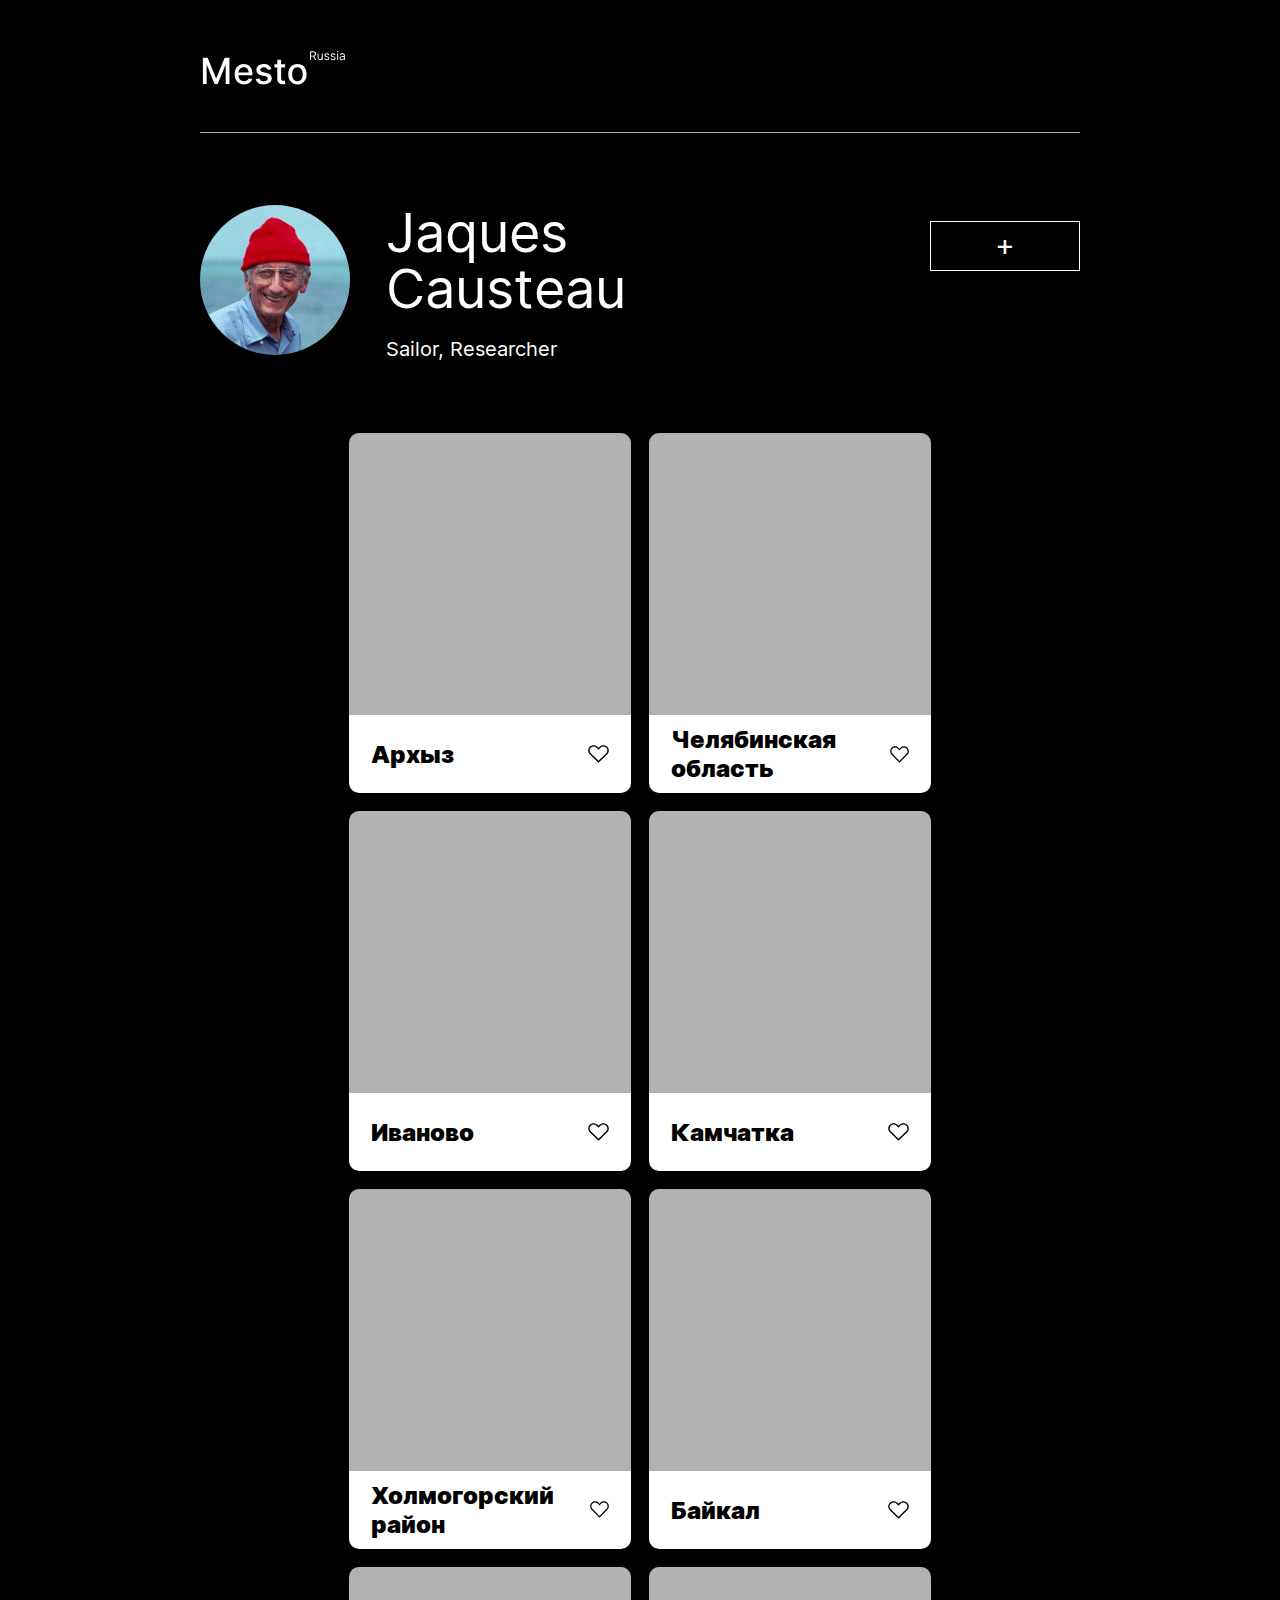
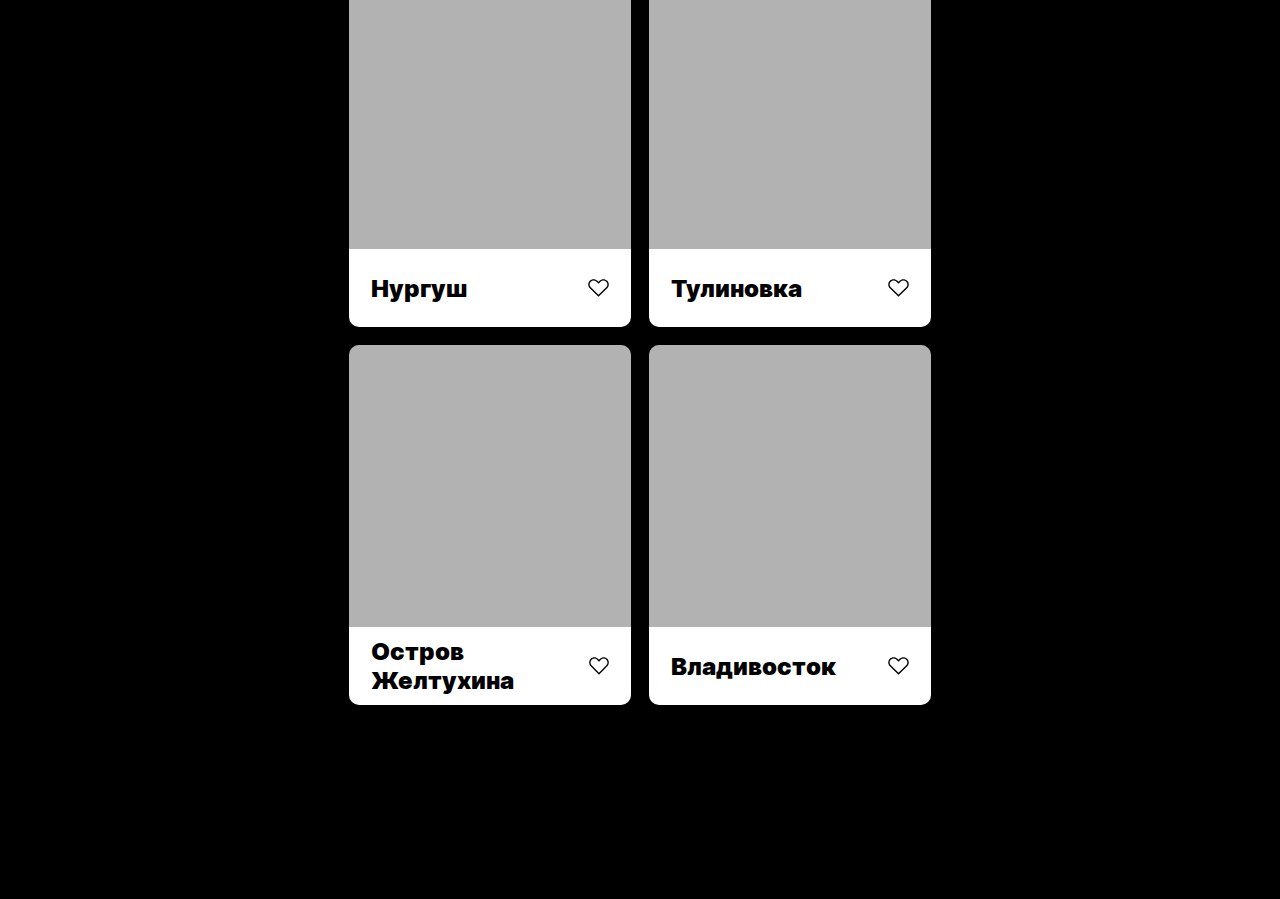
<file: sprint-6-startkit/index.html>
<!DOCTYPE html>
<html lang="ru">
<head>
  <meta charset="UTF-8">
  <meta name="viewport" content="width=device-width, initial-scale=1.0">
  <meta http-equiv="X-UA-Compatible" content="ie=edge">
  <title>Mesto</title>
  <link rel="stylesheet" href="./pages/index.css">
</head>
<body>
  <div class="root">
    <header class="header root__section">
      <img src="./images/logo.svg" alt="mesto logo" class="logo">
    </header>
    <div class="profile root__section">
      <div class="user-info">
        <div class="user-info__photo"></div>
        <div class="user-info__data">
          <h1 class="user-info__name">Jaques Causteau</h1>
          <p class="user-info__job">Sailor, Researcher</p>
        </div>
        <button class="button user-info__button">+</button>
      </div>
    </div>
    <div class="places-list root__section">
    </div>
    <div class="popup">
      <div class="popup__content">
        <div class="popup__close"></div>
        <h3 class="popup__title">Новое место</h3>
        <form class="popup__form" name="new">
            <input type="text" name="name" class="popup__input popup__input_type_name" placeholder="Название" required>
            <input type="url" name="link" class="popup__input popup__input_type_link-url" placeholder="Ссылка на картинку" required>
            <button type class="button popup__button">+</button>
        </form>
      </div>
    </div>
  </div>
  <script src="script.js"></script>
</body>
</html>
</file>
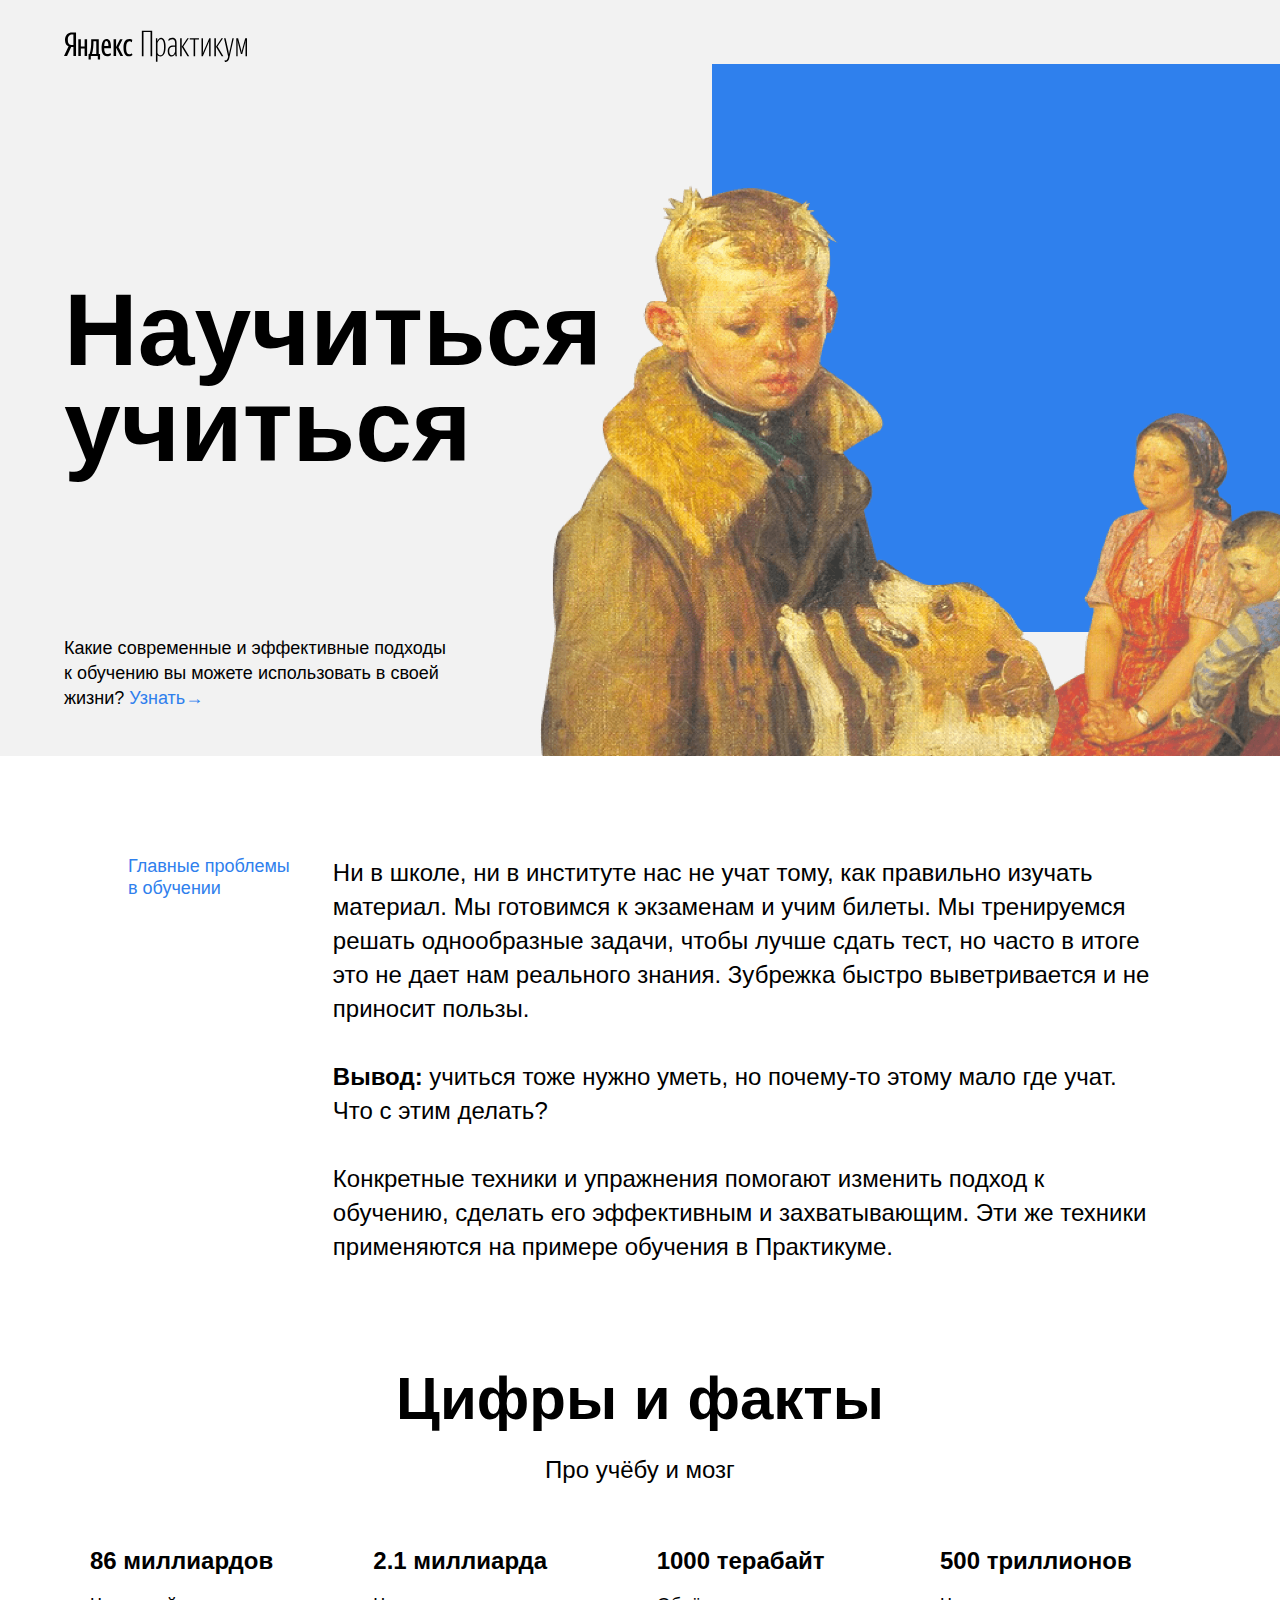
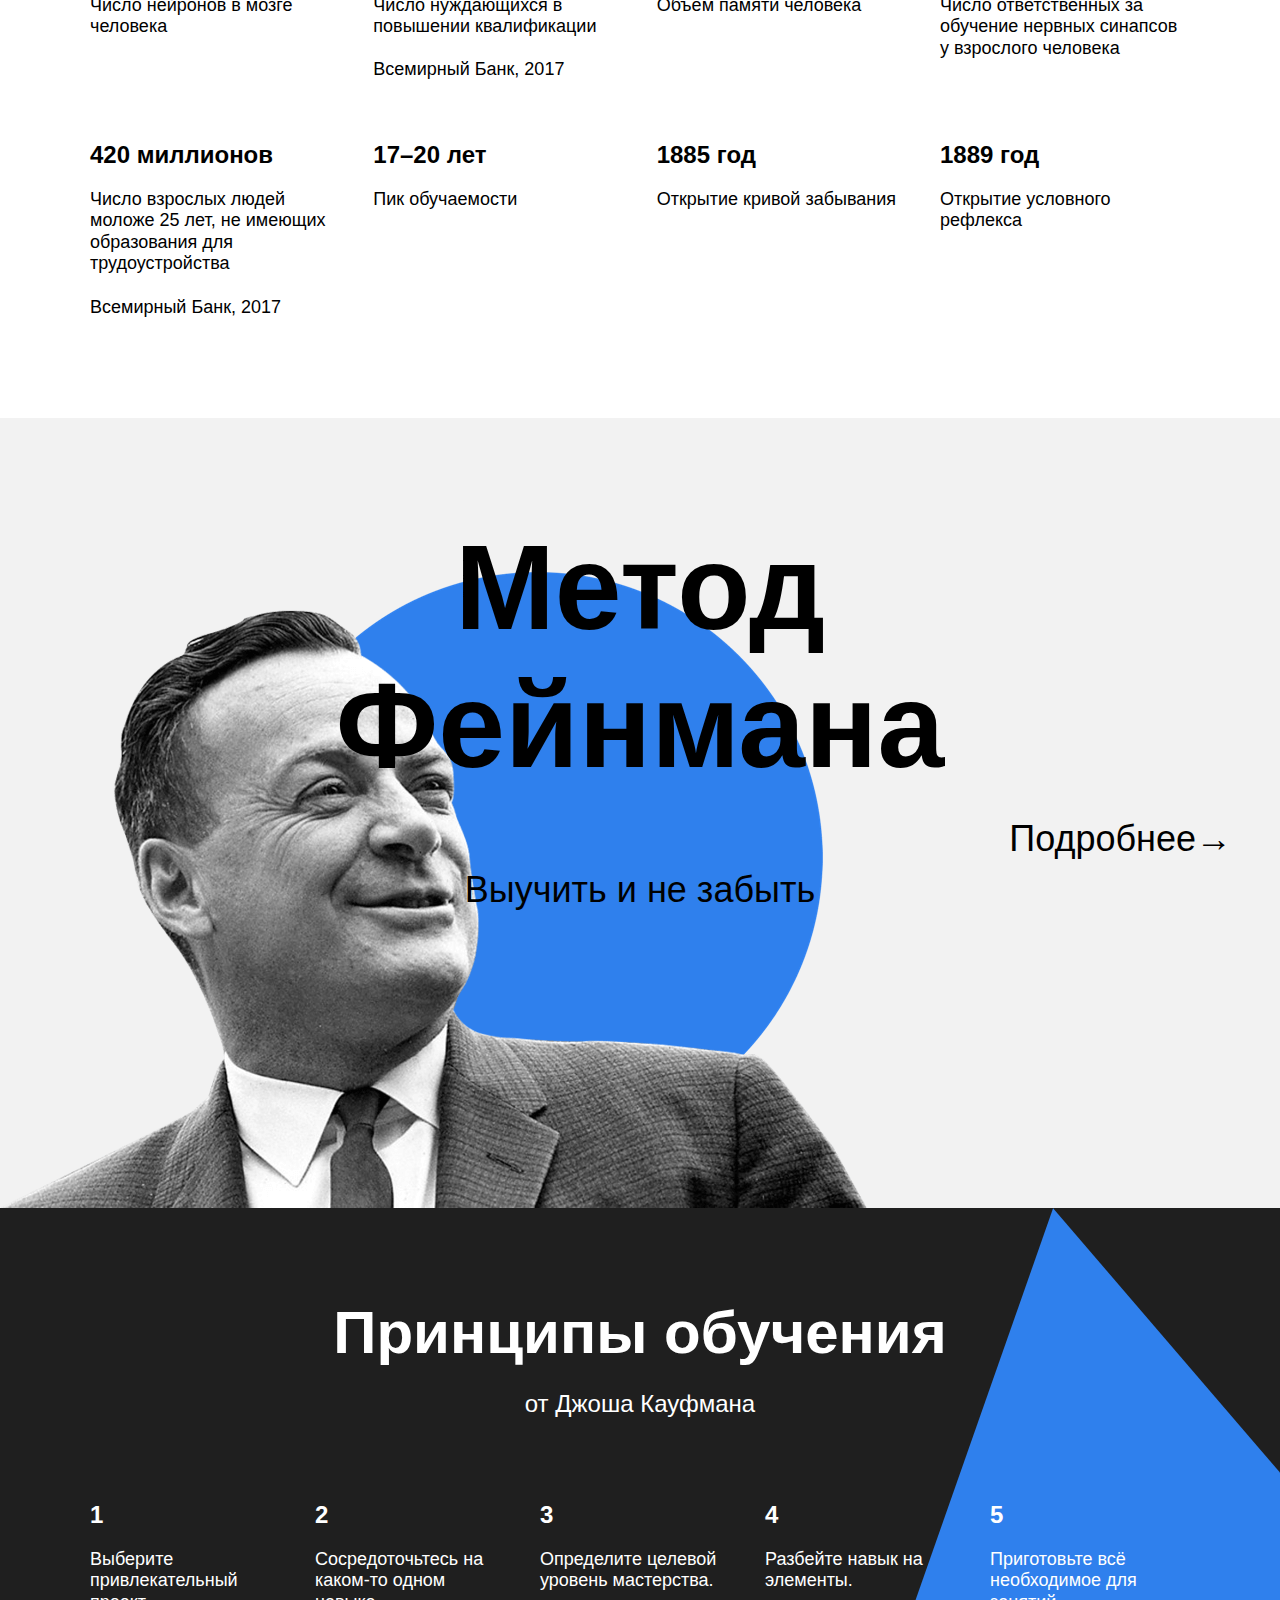
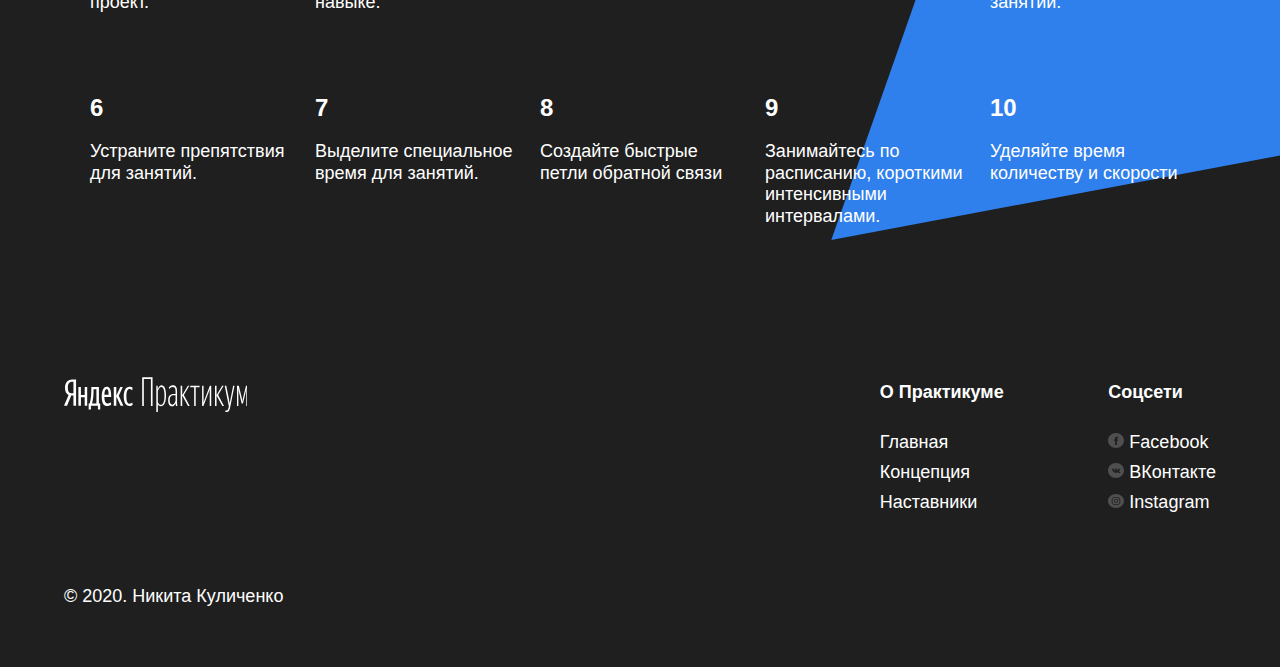
<file: sprint1/index.html>
<!DOCTYPE html>
<html lang="ru">
<head>
    <meta charset="UTF-8">
    <meta name="viewport" content="width=device-width, initial-scale=1.0">
    <link rel="stylesheet" href="./styles/style.css">
    <link rel="stylesheet" href="./styles/normalize.css">
    <title>Научиться учиться</title>
</head>
<body>
    <div class="page">
        <header class="header">
            <div class="logo logo_place_header"></div>
            <h1 class="header__title">Научиться учиться</h1>
            <h2 class="header__subtitle">Какие современные и эффективные подходы к обучению вы можете
            использовать в своей жизни? <a class="header__link" href="#feinman">Узнать&rarr;</a></h2>
            <img class="header__main-illustration" src="./images/two_again.png" alt="Картина 'Опять Двойка'">
            <div class="header__square-pic"></div>
        </header>

        <main class="content">
            <section class="description">
                <div class="two-columns">
                    <div class="two-columns__brief">
                        <p class="two-columns__brief-text">
                        Главные проблемы в обучении
                        </p>
                    </div>
                    <div class="two-columns__main-text">
                        <p class="two-columns__paragraph">
                            Ни в школе, ни в институте нас не учат тому, как правильно изучать материал. Мы готовимся к экзаменам и учим билеты. 
                            Мы тренируемся решать однообразные задачи, чтобы лучше сдать тест, но часто в итоге это не дает нам реального знания. 
                            Зубрежка быстро выветривается и не приносит пользы. <br><br> <span class="two-columns__main-text_span-accent">Вывод: </span>
                            учиться тоже нужно уметь, но почему-то этому мало где учат. Что с этим делать? <br><br> Конкретные техники и упражнения помогают изменить подход к обучению, 
                            сделать его эффективным и захватывающим. Эти же техники применяются на примере обучения в Практикуме.
                        </p>
                    </div>
                </div>
            </section>
            
            <section class="digits">
                <h2 class="section-title">Цифры и факты</h2>
                <h3 class="section-subtitle">Про учёбу и мозг</h3>

                <div class="table">

                    <div class="table__cell">
                        <h4 class="table__heading">86 миллиардов</h4>
                        <p class="table__text">Число нейронов в мозге человека</p>
                    </div>
                
                    <div class="table__cell">
                        <h4 class="table__heading">2.1 миллиарда</h4>
                        <p class="table__text">
                            Число нуждающихся в повышении квалификации <br><br>
                            Всемирный Банк, 2017</p>
                    </div>

                    <div class="table__cell">
                        <h4 class="table__heading">1000 терабайт</h4>
                        <p class="table__text">Объём памяти человека</p>
                    </div>

                    <div class="table__cell">
                        <h4 class="table__heading">500 триллионов</h4>
                        <p class="table__text">Число ответственных за обучение нервных синапсов у взрослого человека</p>
                    </div>

                    <div class="table__cell">
                        <h4 class="table__heading">420 миллионов</h4>
                        <p class="table__text">Число взрослых людей моложе 25 лет, не имеющих образования для трудоустройства <br><br> Всемирный Банк, 2017</p>
                    </div>

                    <div class="table__cell">
                        <h4 class="table__heading">17–20 лет</h4>
                        <p class="table__text">Пик обучаемости</p>
                    </div>

                    <div class="table__cell">
                        <h4 class="table__heading">1885 год</h4>
                        <p class="table__text">Открытие кривой забывания</p>
                    </div>

                    <div class="table__cell">
                        <h4 class="table__heading">1889 год</h4>
                        <p class="table__text">Открытие условного рефлекса</p>
                    </div>

                </div>

            </section>

            <section class="feinman" id="feinman">

                <h2 class="feinman__title">Метод Фейнмана</h2>
                <h3 class="feinman__subtitle">Выучить и не забыть</h3>
                <a class="feinman__link" href="https://zen.yandex.ru/media/ideanomics/metod-feinmana-tri-shaga-kotorye-pozvoliaiut-bystro-osvoit-liuboi-predmet-5b9b748b41e36100a99908a3?utm_source=serp">Подробнее&rarr;</a>
                <img class="feinman__portrait" src="./images/feinman.png" alt="Портрет Фейнмана">
            </section>
            
            <section class="kaufman">

                <h2 class="section-title section-title_theme_dark">Принципы обучения</h2>
                <h3 class="section-subtitle section-subtitle_theme_dark">от Джоша Кауфмана</h3>
                <div class="table table_theme_dark">

                    <div class="table__cell table__cell_theme_dark">
                        <h4 class="table__heading table__heading_theme_dark">1</h4>
                        <p class="table__text table__text_theme_dark">Выберите привлекательный проект.</p>
                    </div>

                    <div class="table__cell table__cell_theme_dark">
                        <h4 class="table__heading table__heading_theme_dark">2</h4>
                        <p class="table__text table__text_theme_dark">Сосредоточьтесь на каком-то одном навыке.</p>
                    </div>

                    <div class="table__cell table__cell_theme_dark">
                        <h4 class="table__heading table__heading_theme_dark">3</h4>
                        <p class="table__text table__text_theme_dark">Определите целевой уровень мастерства.</p>
                    </div>

                    <div class="table__cell table__cell_theme_dark">
                        <h4 class="table__heading table__heading_theme_dark">4</h4>
                        <p class="table__text table__text_theme_dark">Разбейте навык на элементы.</p>
                    </div>

                    <div class="table__cell table__cell_theme_dark">
                        <h4 class="table__heading table__heading_theme_dark">5</h4>
                        <p class="table__text table__text_theme_dark">Приготовьте всё необходимое для занятий.</p>
                    </div>

                    <div class="table__cell table__cell_theme_dark">
                        <h4 class="table__heading table__heading_theme_dark">6</h4>
                        <p class="table__text table__text_theme_dark">Устраните препятствия для занятий.</p>
                    </div>

                    <div class="table__cell table__cell_theme_dark">
                        <h4 class="table__heading table__heading_theme_dark">7</h4>
                        <p class="table__text table__text_theme_dark">Выделите специальное время для занятий.</p>
                    </div>

                    <div class="table__cell table__cell_theme_dark">
                        <h4 class="table__heading table__heading_theme_dark">8</h4>
                        <p class="table__text table__text_theme_dark">Создайте быстрые петли обратной связи</p>
                    </div>

                    <div class="table__cell table__cell_theme_dark">
                        <h4 class="table__heading table__heading_theme_dark">9</h4>
                        <p class="table__text table__text_theme_dark">Занимайтесь по расписанию, короткими интенсивными интервалами.</p>
                    </div>

                    <div class="table__cell table__cell_theme_dark">
                        <h4 class="table__heading table__heading_theme_dark">10</h4>
                        <p class="table__text table__text_theme_dark">Уделяйте время количеству и скорости</p>
                    </div>

                </div>
                <div class="kaufman__triangle"></div>
            </section>
        </main>
        <footer class="footer">
            <div class="footer__columns">

                <div class="footer__column footer__column_content_copyright">
                    <div class="logo logo_place_footer"></div>
                    <p class="footer__author">&copy; 2020. Никита Куличенко</p>
                </div>

                <div class="footer__column footer__column_content_info">
                    <h2 class="footer__column-heading">О Практикуме</h2>
                    <div class="footer__column-links">
                        <a href="https://praktikum.yandex.ru/">Главная</a>
                        <a href="https://praktikum.yandex.ru/web">Концепция</a>
                        <a href="#">Наставники</a>
                    </div>
                </div>

                <div class="footer__column footer__column_content_social">
                    <h2 class="footer__column-heading">Соцсети</h2>
                    <div class="footer__column-links">
                        <a href="https://www.facebook.com/profile.php?id=100009472659734"><img class="footer__social-icons" src="./images/facebook_white.svg" alt="иконка FB"> Facebook</a>
                        <a href="https://vk.com/hackito"><img class="footer__social-icons" src="./images/vk_white.svg" alt="иконка VK"> ВКонтакте</a>
                        <a href="https://www.instagram.com/___nikinit/"><img class="footer__social-icons" src="./images/instagram_white.svg" alt="иконка IG"> Instagram</a>
                    </div>
                </div>

            </div>
        </footer>
    </div>
</body>
</html>
</file>
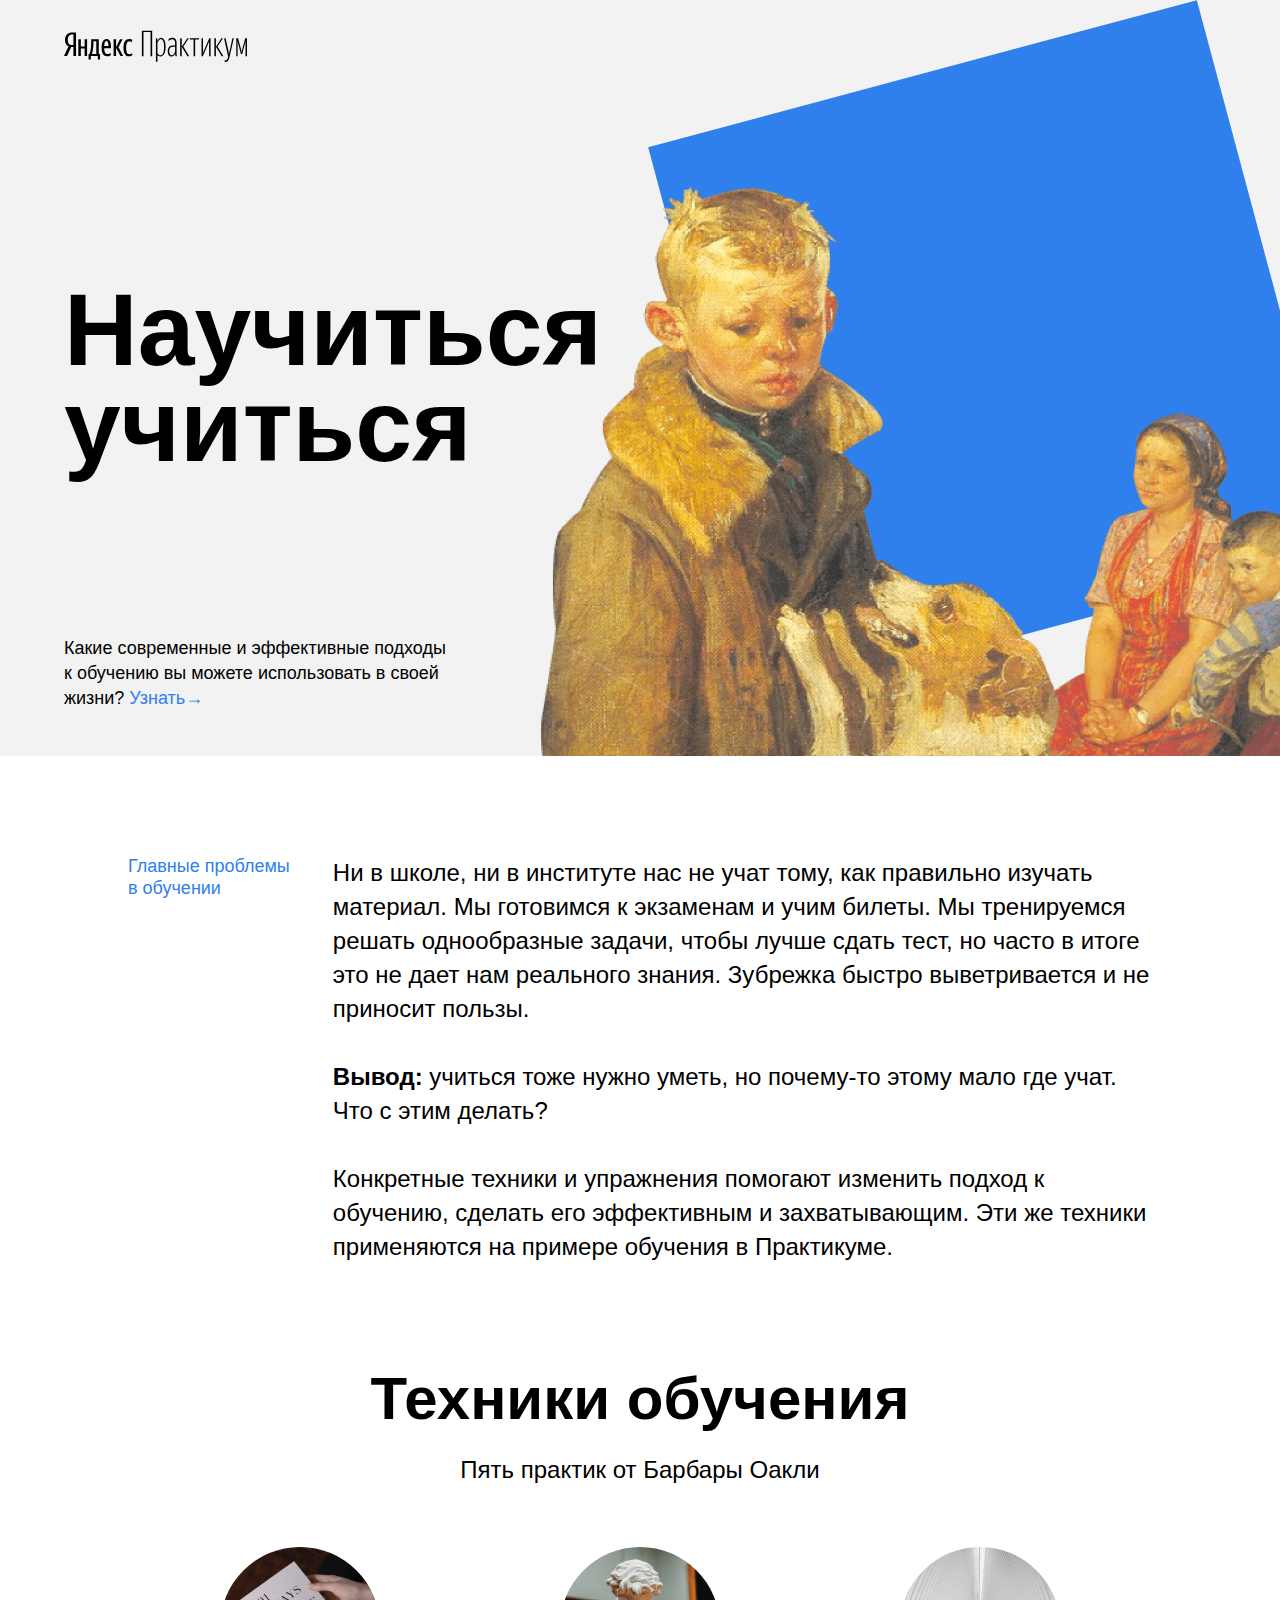
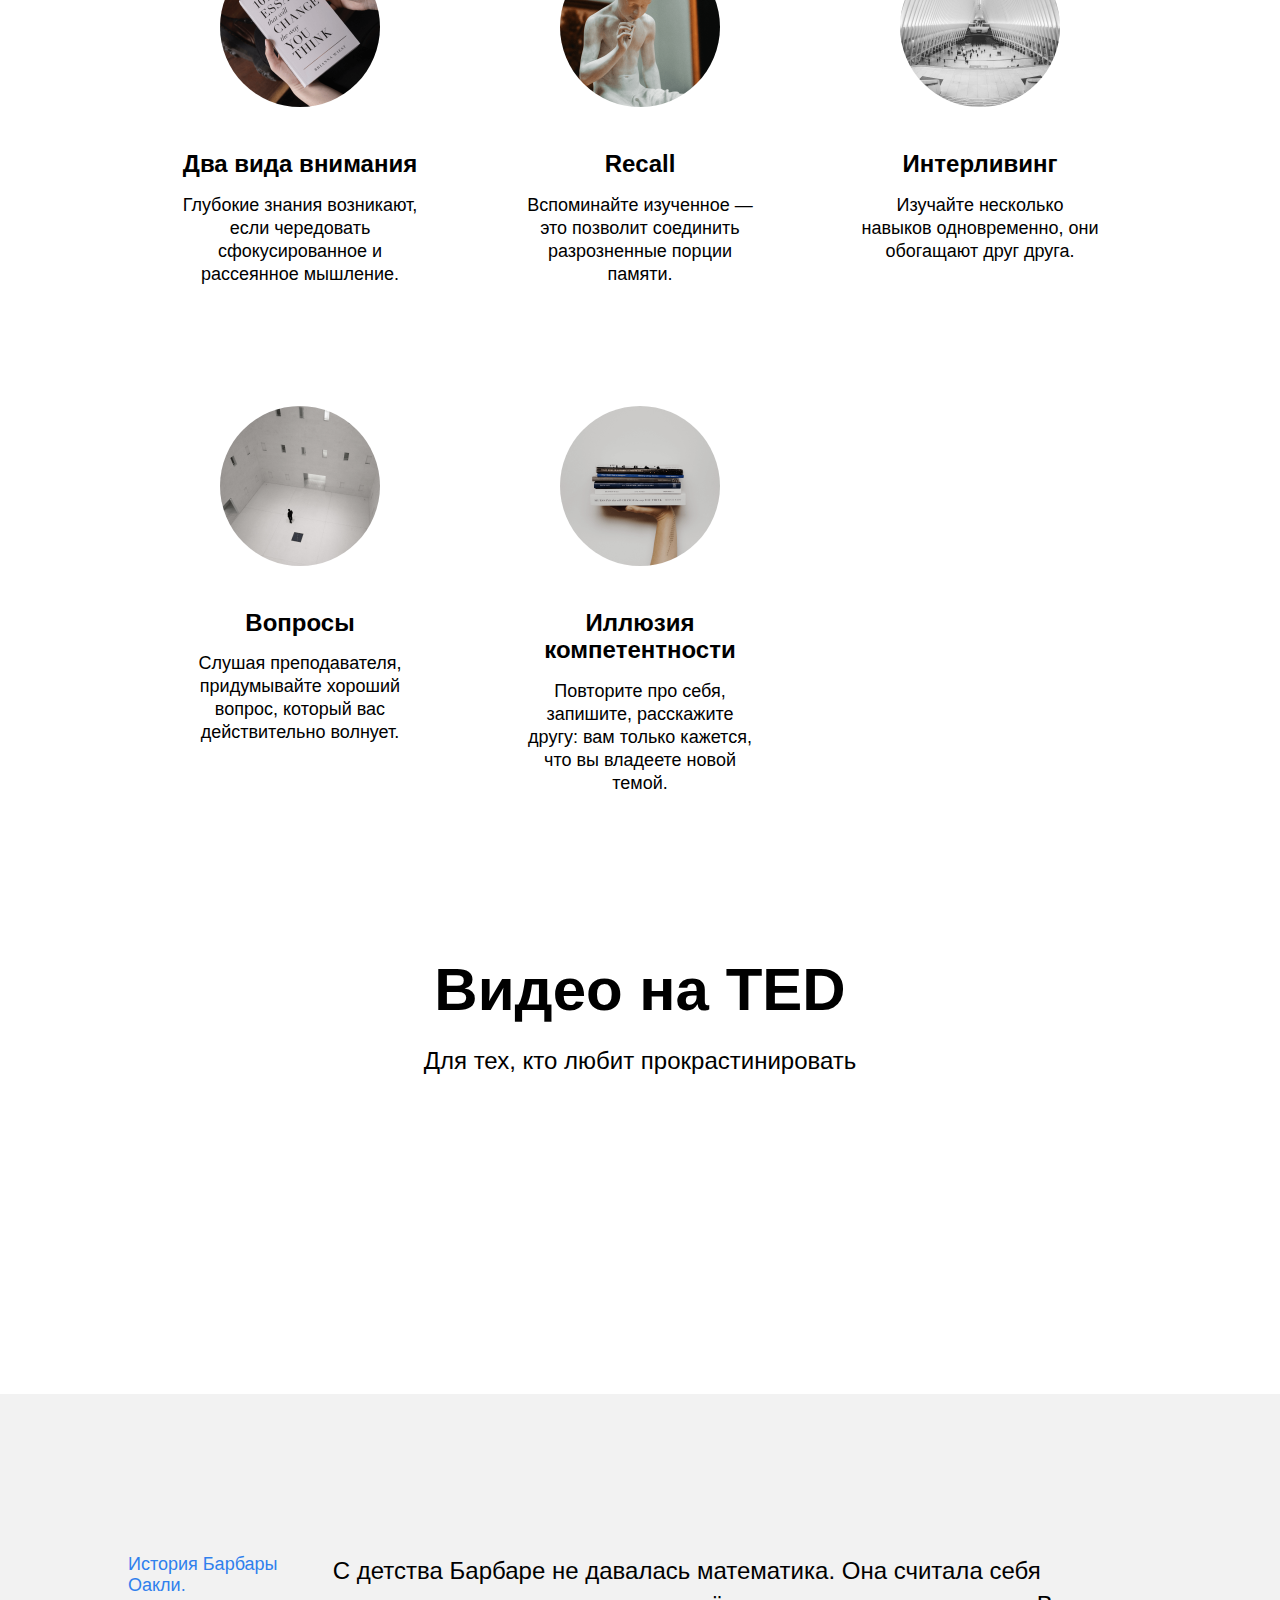
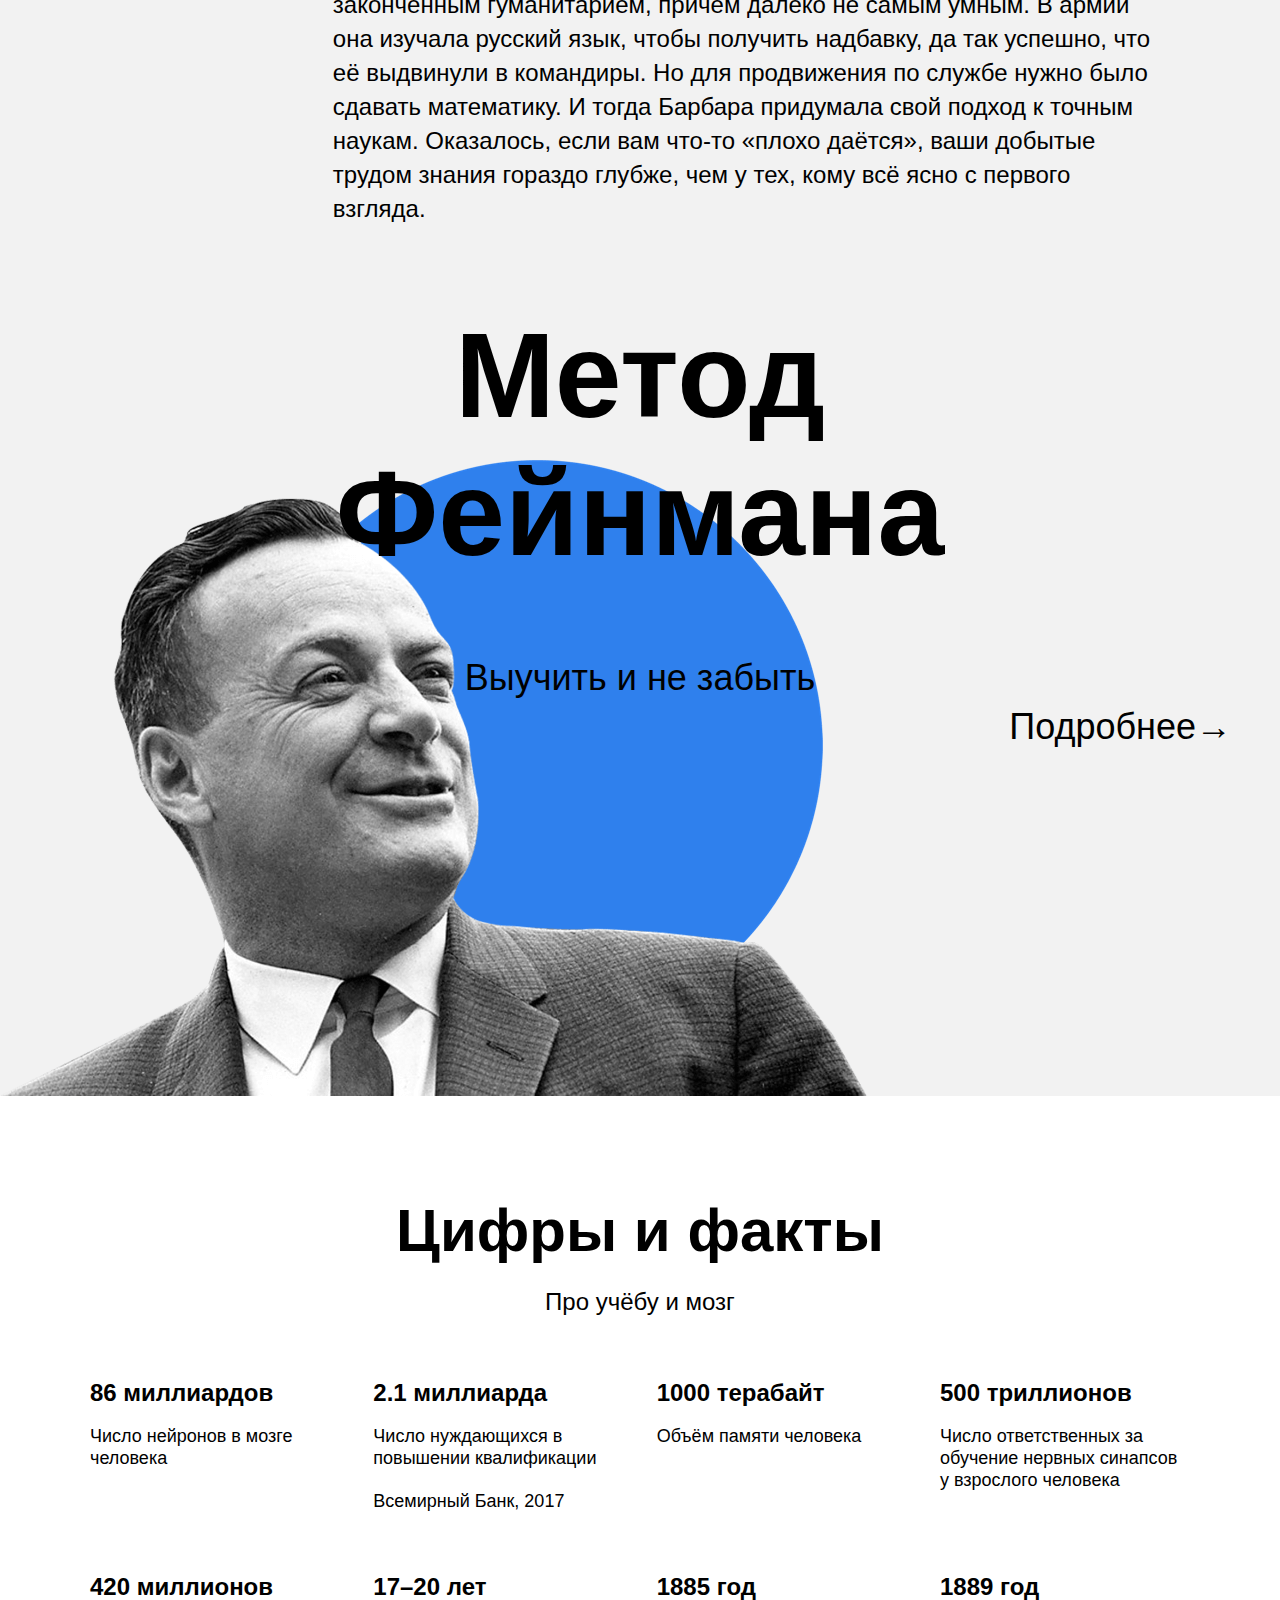
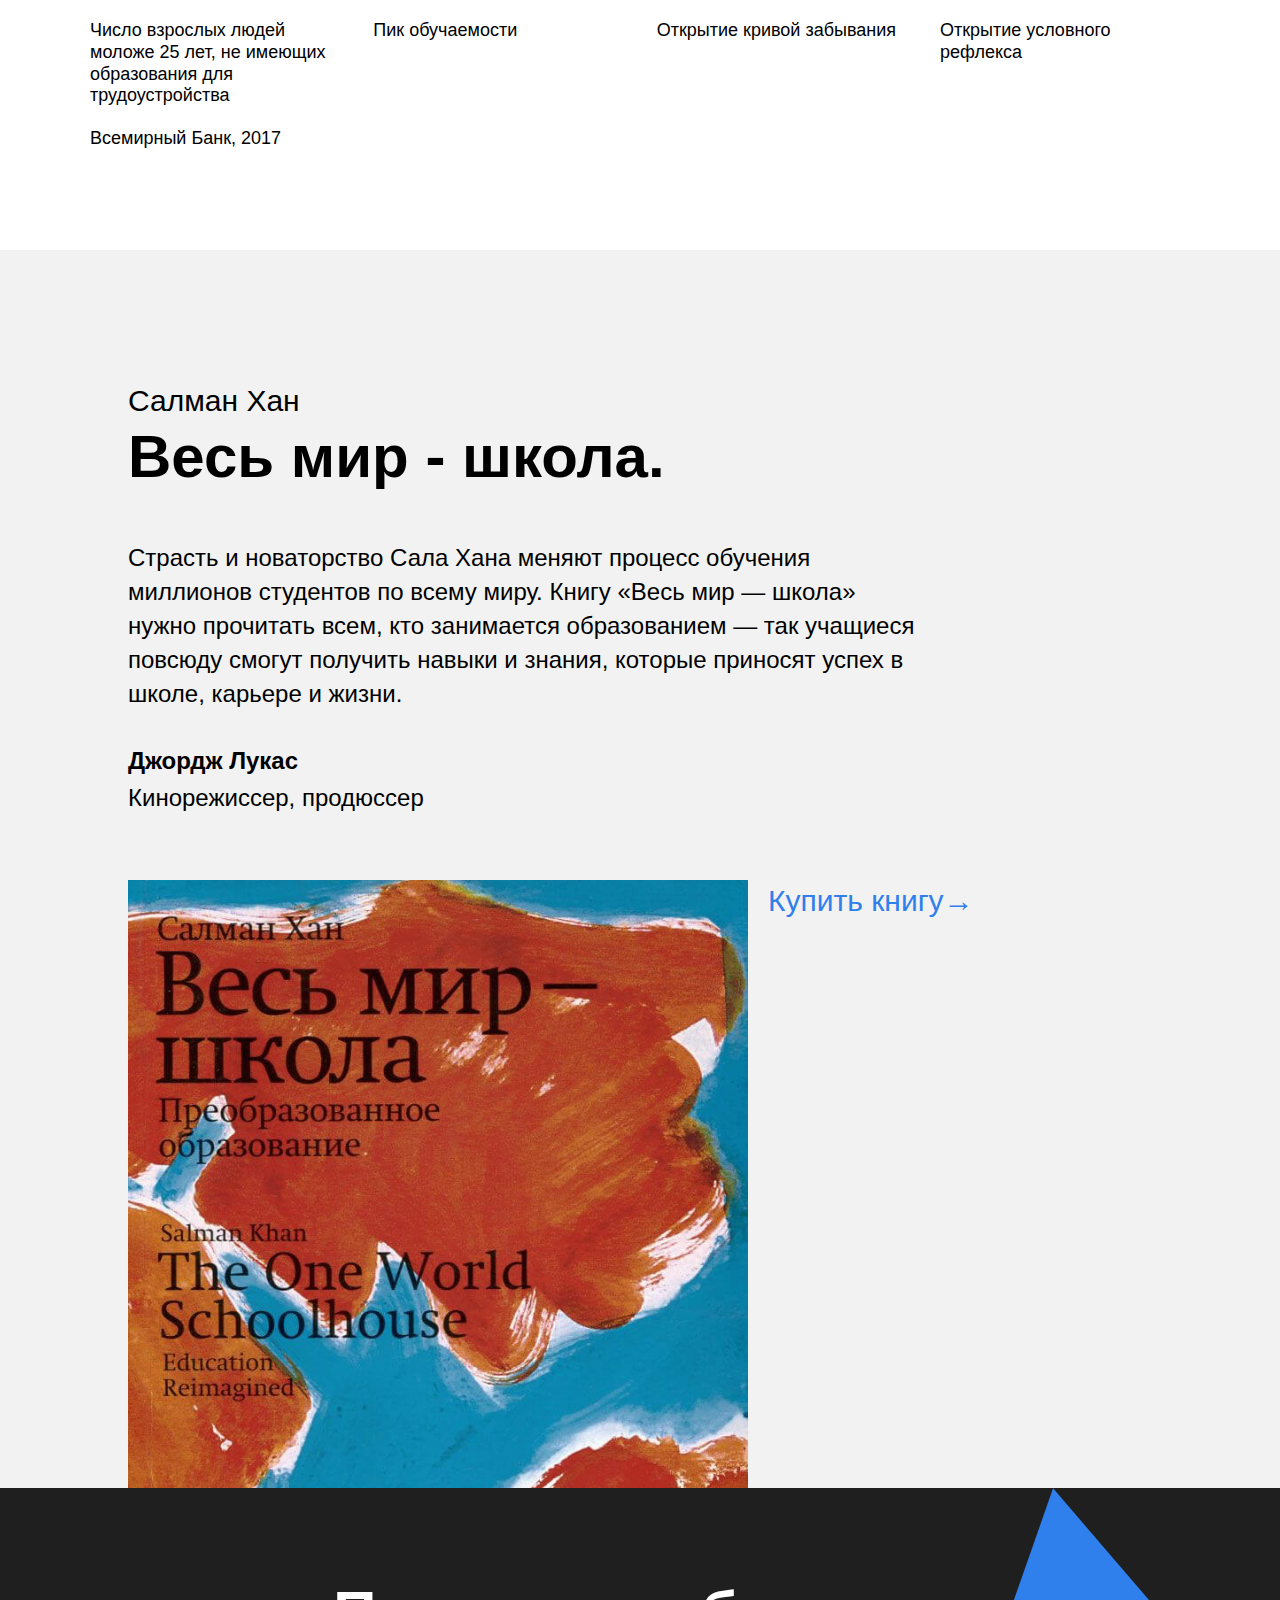
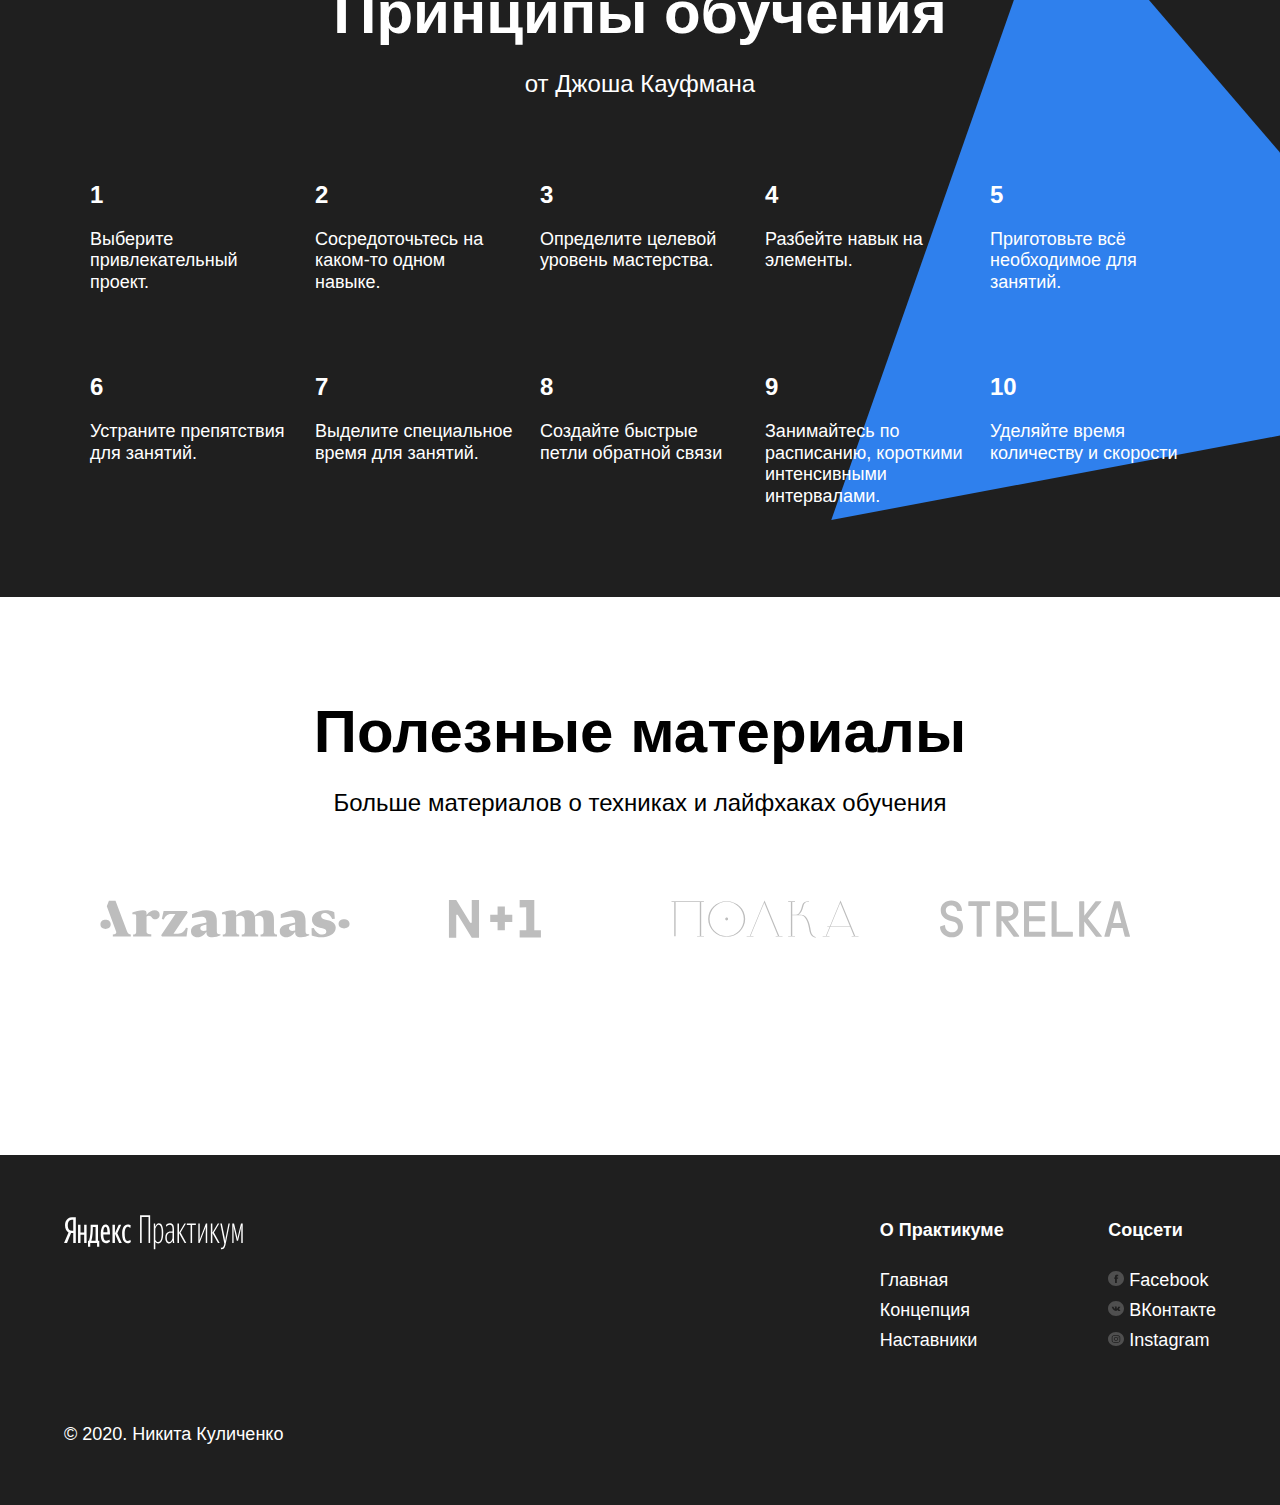
<file: sprint2/index.html>
<!DOCTYPE html>
<html lang="ru">
<head>
    <meta charset="UTF-8">
    <meta name="viewport" content="width=device-width, initial-scale=1.0">
    <link rel="stylesheet" href="./styles/style.css">
    <link rel="stylesheet" href="./styles/normalize.css">
    <title>Научиться учиться</title>
</head>
<body>
    <div class="page">
        <header class="header">
            <div class="logo logo_place_header"></div>
            <h1 class="header__title">Научиться учиться</h1>
            <h2 class="header__subtitle">Какие современные и эффективные подходы к обучению вы можете
            использовать в своей жизни? <a class="header__link" href="#feinman">Узнать&rarr;</a></h2>
            <img class="header__main-illustration" src="./images/two_again.png" alt="Картина 'Опять Двойка'">
            <div class="header__square-pic"></div>
        </header>

        <main class="content">
            <section class="description">
                <div class="two-columns">
                    <div class="two-columns__brief">
                        <p class="two-columns__brief-text">
                        Главные проблемы в обучении
                        </p>
                    </div>
                    <div class="two-columns__main-text">
                        <p class="two-columns__paragraph">
                            Ни в школе, ни в институте нас не учат тому, как правильно изучать материал. Мы готовимся к экзаменам и учим билеты. 
                            Мы тренируемся решать однообразные задачи, чтобы лучше сдать тест, но часто в итоге это не дает нам реального знания. 
                            Зубрежка быстро выветривается и не приносит пользы. <br><br> <span class="two-columns__main-text_span-accent">Вывод: </span>
                            учиться тоже нужно уметь, но почему-то этому мало где учат. Что с этим делать? <br><br> Конкретные техники и упражнения помогают изменить подход к обучению, 
                            сделать его эффективным и захватывающим. Эти же техники применяются на примере обучения в Практикуме.
                        </p>
                    </div>
                </div>
            </section>
            
            <section class="technics">
                <h2 class="section-title">Техники обучения</h2>
                <h3 class="section-subtitle">Пять практик от Барбары Оакли</h3>
                <div class="cards">

                    <div class="cards__item">
                        <img class="cards__image" alt="белая книга" src="./images/attention.png">
                        <h4 class="cards__title">Два вида внимания</h4>
                        <p class="cards__description">Глубокие знания возникают, если чередовать сфокусированное и рассеянное мышление.</p>
                    </div>

                    <div class="cards__item">
                        <img class="cards__image" alt="статуя задумалась" src="./images/recall.png">
                        <h4 class="cards__title">Recall</h4>
                        <p class="cards__description">Вспоминайте изученное — это позволит соединить разрозненные порции памяти.</p>
                    </div>

                    <div class="cards__item">
                        <img class="cards__image" alt="толпа людей" src="./images/interliving.png">
                        <h4 class="cards__title">Интерливинг</h4>
                        <p class="cards__description">Изучайте несколько навыков одновременно, они обогащают друг друга.</p>
                    </div>

                    <div class="cards__item">
                        <img class="cards__image" alt="empty room" src="./images/question.png">
                        <h4 class="cards__title">Вопросы</h4>
                        <p class="cards__description">Слушая преподавателя, придумывайте хороший вопрос, который вас действительно волнует.</p>
                    </div>

                    <div class="cards__item">
                        <img class="cards__image" alt="стопка книг" src="./images/competence.png">
                        <h4 class="cards__title">Иллюзия компетентности</h4>
                        <p class="cards__description">Повторите про себя, запишите, расскажите другу: вам только кажется, что вы владеете новой темой.</p>
                    </div>


                </div>

            </section>

            <section class="video">
                <h2 class="section-title">Видео на TED</h2>
                <h3 class="section-subtitle">Для тех, кто любит прокрастинировать</h3>
                <div class="video__iframes">
                    <iframe class="video__iframe" width="515" height="316" src="https://www.youtube.com/embed/arj7oStGLkU" allowfullscreen></iframe>
                    <iframe class="video__iframe" width="515" height="316" src="https://www.youtube.com/embed/5MgBikgcWnY" allowfullscreen></iframe>
                </div>
            </section>
            <section class="oakley">
                <div class="two-columns">
                    <div class="two-columns__brief">
                        <p class="two-columns__brief-text">История Барбары Оакли.</p>
                    </div>
                    <div class="two-columns__main-text">
                        <p class="two-columns__paragraph">
                            С детства Барбаре не давалась математика. Она считала себя законченным гуманитарием, причём далеко не самым умным. 
                            В армии она изучала русский язык, чтобы получить надбавку, да так успешно, что её выдвинули в командиры.
                             Но для продвижения по службе нужно было сдавать математику. И тогда Барбара придумала свой подход к точным наукам. 
                             Оказалось, если вам что-то «плохо даётся», ваши добытые трудом знания гораздо глубже, чем у тех, кому всё ясно с первого взгляда.
                        </p>
                    </div>
                </div>
            </section>

            <section class="feinman" id="feinman">

                <h2 class="feinman__title">Метод Фейнмана</h2>
                <h3 class="feinman__subtitle">Выучить и не забыть</h3>
                <a class="feinman__link" href="https://zen.yandex.ru/media/ideanomics/metod-feinmana-tri-shaga-kotorye-pozvoliaiut-bystro-osvoit-liuboi-predmet-5b9b748b41e36100a99908a3?utm_source=serp">Подробнее&rarr;</a>
                <img class="feinman__portrait" src="./images/feinman.png" alt="Портрет Фейнмана">
            </section>

            <section class="digits">
                <h2 class="section-title">Цифры и факты</h2>
                <h3 class="section-subtitle">Про учёбу и мозг</h3>

                <div class="table">

                    <div class="table__cell">
                        <h4 class="table__heading">86 миллиардов</h4>
                        <p class="table__text">Число нейронов в мозге человека</p>
                    </div>
                
                    <div class="table__cell">
                        <h4 class="table__heading">2.1 миллиарда</h4>
                        <p class="table__text">
                            Число нуждающихся в повышении квалификации <br><br>
                            Всемирный Банк, 2017</p>
                    </div>

                    <div class="table__cell">
                        <h4 class="table__heading">1000 терабайт</h4>
                        <p class="table__text">Объём памяти человека</p>
                    </div>

                    <div class="table__cell">
                        <h4 class="table__heading">500 триллионов</h4>
                        <p class="table__text">Число ответственных за обучение нервных синапсов у взрослого человека</p>
                    </div>

                    <div class="table__cell">
                        <h4 class="table__heading">420 миллионов</h4>
                        <p class="table__text">Число взрослых людей моложе 25 лет, не имеющих образования для трудоустройства <br><br> Всемирный Банк, 2017</p>
                    </div>

                    <div class="table__cell">
                        <h4 class="table__heading">17–20 лет</h4>
                        <p class="table__text">Пик обучаемости</p>
                    </div>

                    <div class="table__cell">
                        <h4 class="table__heading">1885 год</h4>
                        <p class="table__text">Открытие кривой забывания</p>
                    </div>

                    <div class="table__cell">
                        <h4 class="table__heading">1889 год</h4>
                        <p class="table__text">Открытие условного рефлекса</p>
                    </div>

                </div>

            </section>
            
            <section class="khan">

                <div class="khan__container">
                    <h2 class="khan__author">Салман Хан</h2>
                    <h3 class="khan__title">Весь мир - школа.</h3>
                    <p class="khan__quote">
                        Страсть и новаторство Сала Хана меняют процесс обучения миллионов студентов по всему миру. 
                        Книгу «Весь мир — школа» нужно прочитать всем, кто занимается 
                        образованием — так учащиеся повсюду смогут получить навыки и знания, 
                        которые приносят успех в школе, карьере и жизни.</p>
                    <h4 class="khan__quote-author">Джордж Лукас</h4>
                    <h5 class="khan__quote-author-subline">Кинорежиссер, продюссер</h5>
                </div>
                <div class="khan__book-container">
                    <img class="khan__book-pic" alt="book cover" src="./images/book.jpg">
                    <a class="khan__buy-link" href="#">Купить книгу&rarr;</a>
                </div>


            </section>

            <section class="kaufman">

                <h2 class="section-title section-title_theme_dark">Принципы обучения</h2>
                <h3 class="section-subtitle section-subtitle_theme_dark">от Джоша Кауфмана</h3>
                <div class="table table_theme_dark">

                    <div class="table__cell table__cell_theme_dark">
                        <h4 class="table__heading table__heading_theme_dark">1</h4>
                        <p class="table__text table__text_theme_dark">Выберите привлекательный проект.</p>
                    </div>

                    <div class="table__cell table__cell_theme_dark">
                        <h4 class="table__heading table__heading_theme_dark">2</h4>
                        <p class="table__text table__text_theme_dark">Сосредоточьтесь на каком-то одном навыке.</p>
                    </div>

                    <div class="table__cell table__cell_theme_dark">
                        <h4 class="table__heading table__heading_theme_dark">3</h4>
                        <p class="table__text table__text_theme_dark">Определите целевой уровень мастерства.</p>
                    </div>

                    <div class="table__cell table__cell_theme_dark">
                        <h4 class="table__heading table__heading_theme_dark">4</h4>
                        <p class="table__text table__text_theme_dark">Разбейте навык на элементы.</p>
                    </div>

                    <div class="table__cell table__cell_theme_dark">
                        <h4 class="table__heading table__heading_theme_dark">5</h4>
                        <p class="table__text table__text_theme_dark">Приготовьте всё необходимое для занятий.</p>
                    </div>

                    <div class="table__cell table__cell_theme_dark">
                        <h4 class="table__heading table__heading_theme_dark">6</h4>
                        <p class="table__text table__text_theme_dark">Устраните препятствия для занятий.</p>
                    </div>

                    <div class="table__cell table__cell_theme_dark">
                        <h4 class="table__heading table__heading_theme_dark">7</h4>
                        <p class="table__text table__text_theme_dark">Выделите специальное время для занятий.</p>
                    </div>

                    <div class="table__cell table__cell_theme_dark">
                        <h4 class="table__heading table__heading_theme_dark">8</h4>
                        <p class="table__text table__text_theme_dark">Создайте быстрые петли обратной связи</p>
                    </div>

                    <div class="table__cell table__cell_theme_dark">
                        <h4 class="table__heading table__heading_theme_dark">9</h4>
                        <p class="table__text table__text_theme_dark">Занимайтесь по расписанию, короткими интенсивными интервалами.</p>
                    </div>

                    <div class="table__cell table__cell_theme_dark">
                        <h4 class="table__heading table__heading_theme_dark">10</h4>
                        <p class="table__text table__text_theme_dark">Уделяйте время количеству и скорости</p>
                    </div>

                </div>
                <div class="kaufman__triangle"></div>
            </section>
            
            <section class="resources">

                <h2 class="section-title">Полезные материалы</h2>
                <h3 class="section-subtitle">Больше материалов о техниках и лайфхаках обучения</h3>
                <div class="resources__logo-zone">
                    <img class="resources__logo" alt="arzamas" src="./images/logo/arzamas.svg">
                    <img class="resources__logo" alt="n+1" src="./images/logo/n1.svg">
                    <img class="resources__logo" alt="polka" src="./images/logo/polka.svg">
                    <img class="resources__logo" alt="strelka" src="./images/logo/strelka.svg">
                </div>

            </section>
        </main>
        <footer class="footer">
            <div class="footer__columns">

                <div class="footer__column footer__column_content_copyright">
                    <div class="logo logo_place_footer"></div>
                    <p class="footer__author">&copy; 2020. Никита Куличенко</p>
                </div>

                <div class="footer__column footer__column_content_info">
                    <h1 class="footer__column-heading">О Практикуме</h1>
                    <div class="footer__column-links">
                        <a href="https://praktikum.yandex.ru/">Главная</a>
                        <a href="https://praktikum.yandex.ru/web">Концепция</a>
                        <a href="#">Наставники</a>
                    </div>
                </div>

                <div class="footer__column footer__column_content_social">
                    <h1 class="footer__column-heading">Соцсети</h1>
                    <div class="footer__column-links">
                        <a href="https://www.facebook.com/profile.php?id=100009472659734"><img class="footer__social-icons" src="./images/facebook_white.svg" alt="иконка FB"> Facebook</a>
                        <a href="https://vk.com/hackito"><img class="footer__social-icons" src="./images/vk_white.svg" alt="иконка VK"> ВКонтакте</a>
                        <a href="https://www.instagram.com/___nikinit/"><img class="footer__social-icons" src="./images/instagram_white.svg" alt="иконка IG"> Instagram</a>
                    </div>
                </div>

            </div>
        </footer>
    </div>
</body>
</html>
</file>
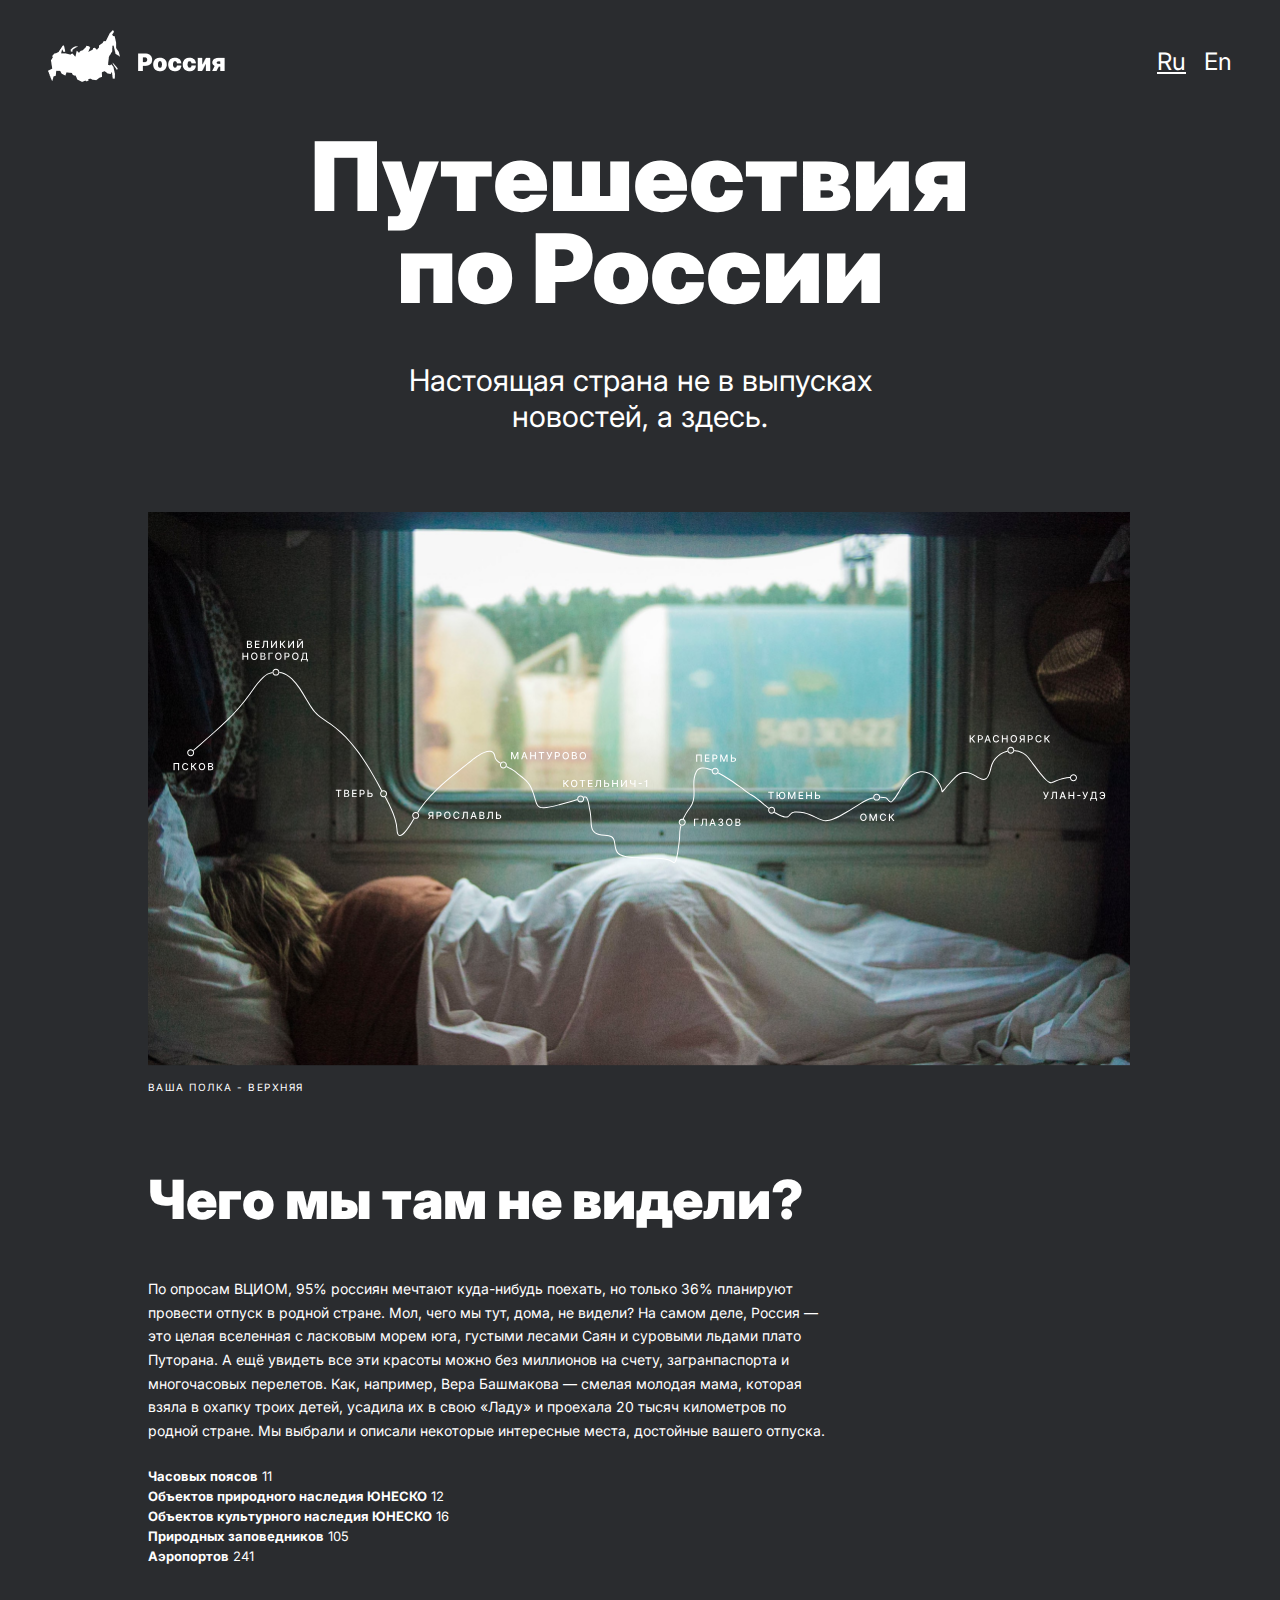
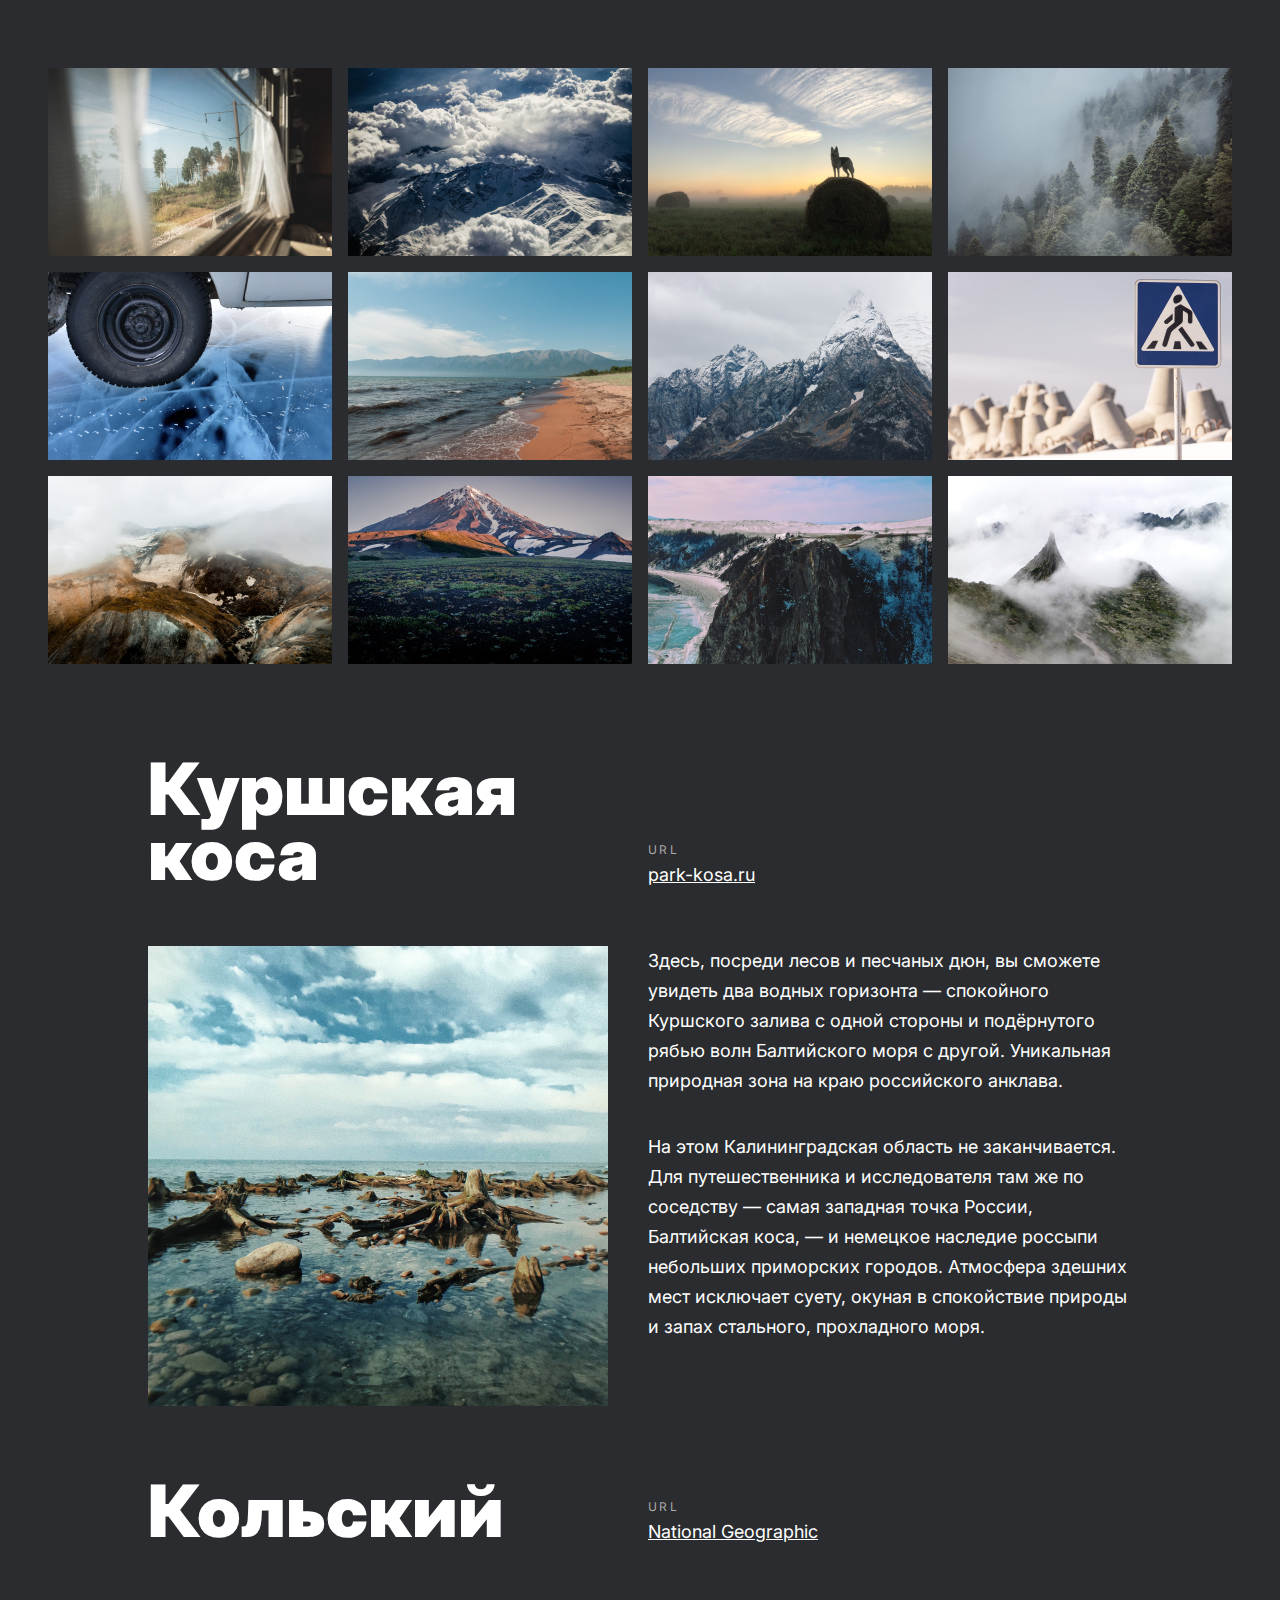
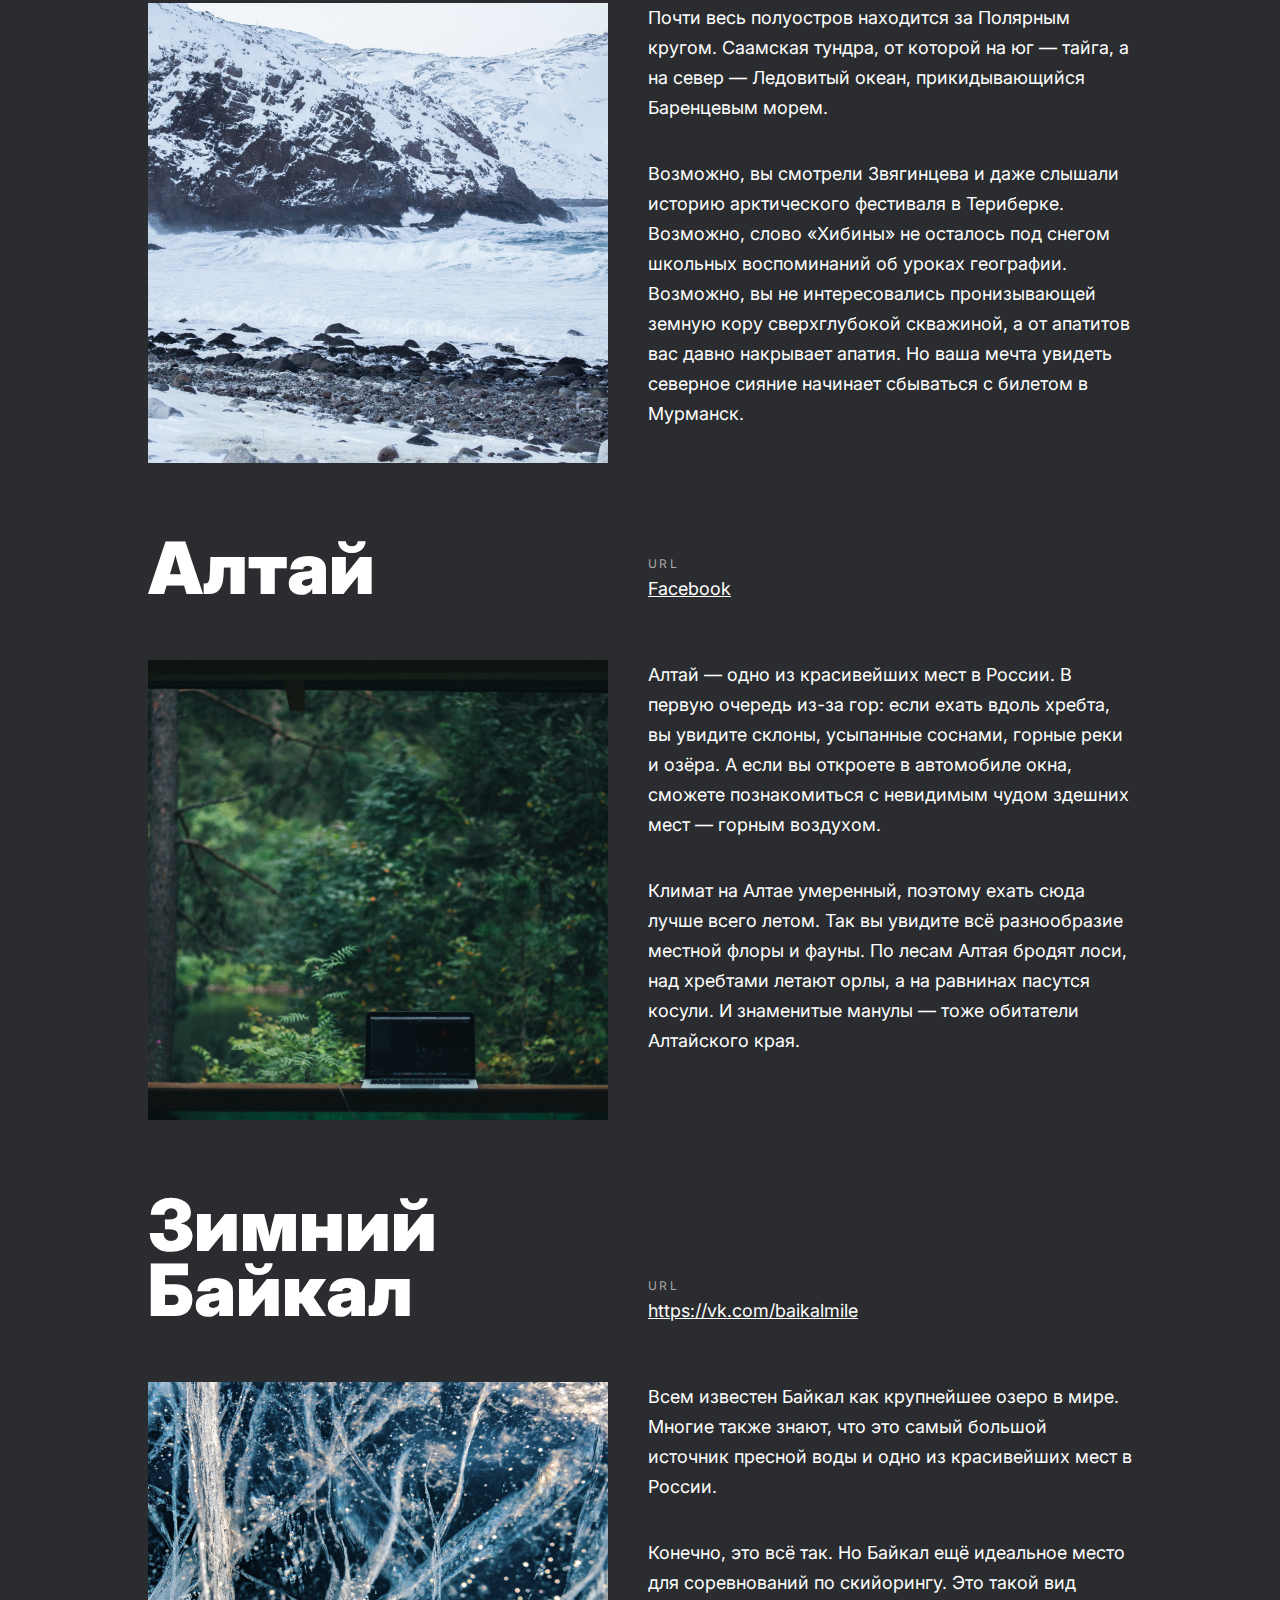
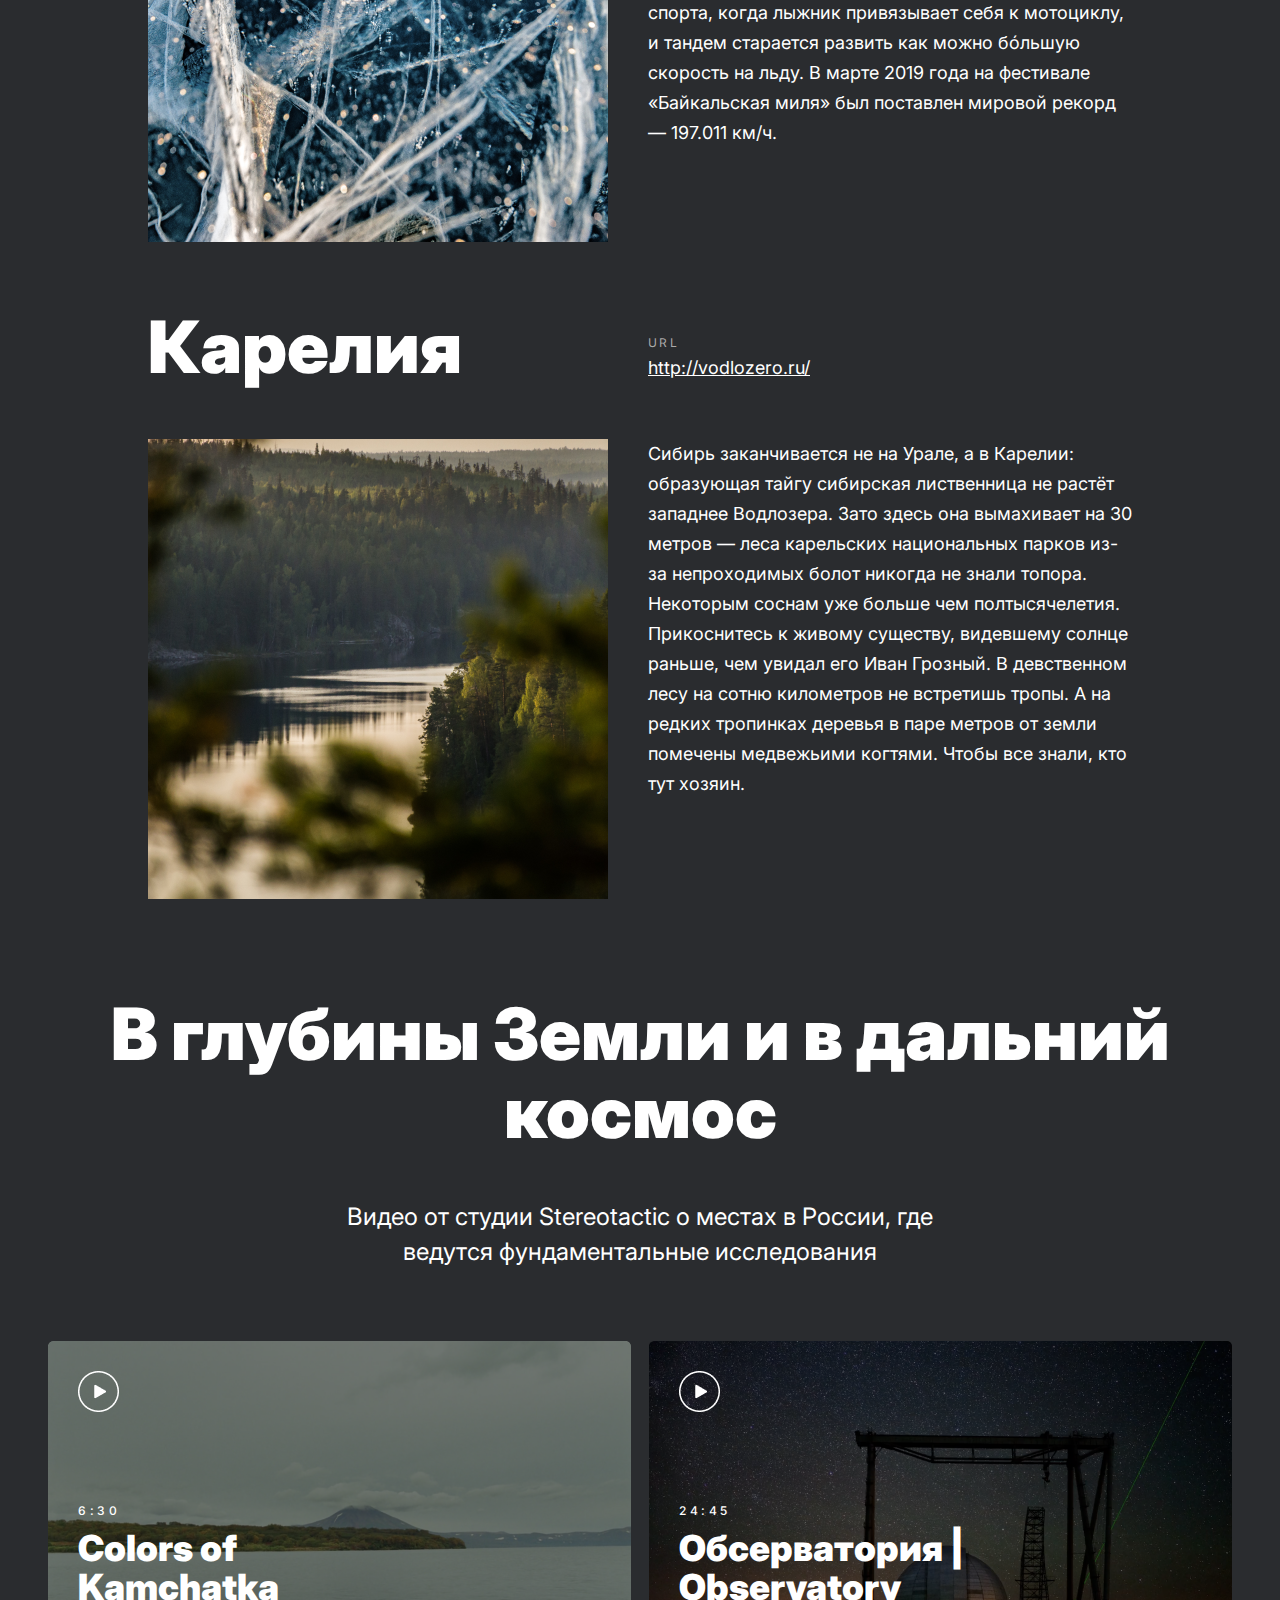
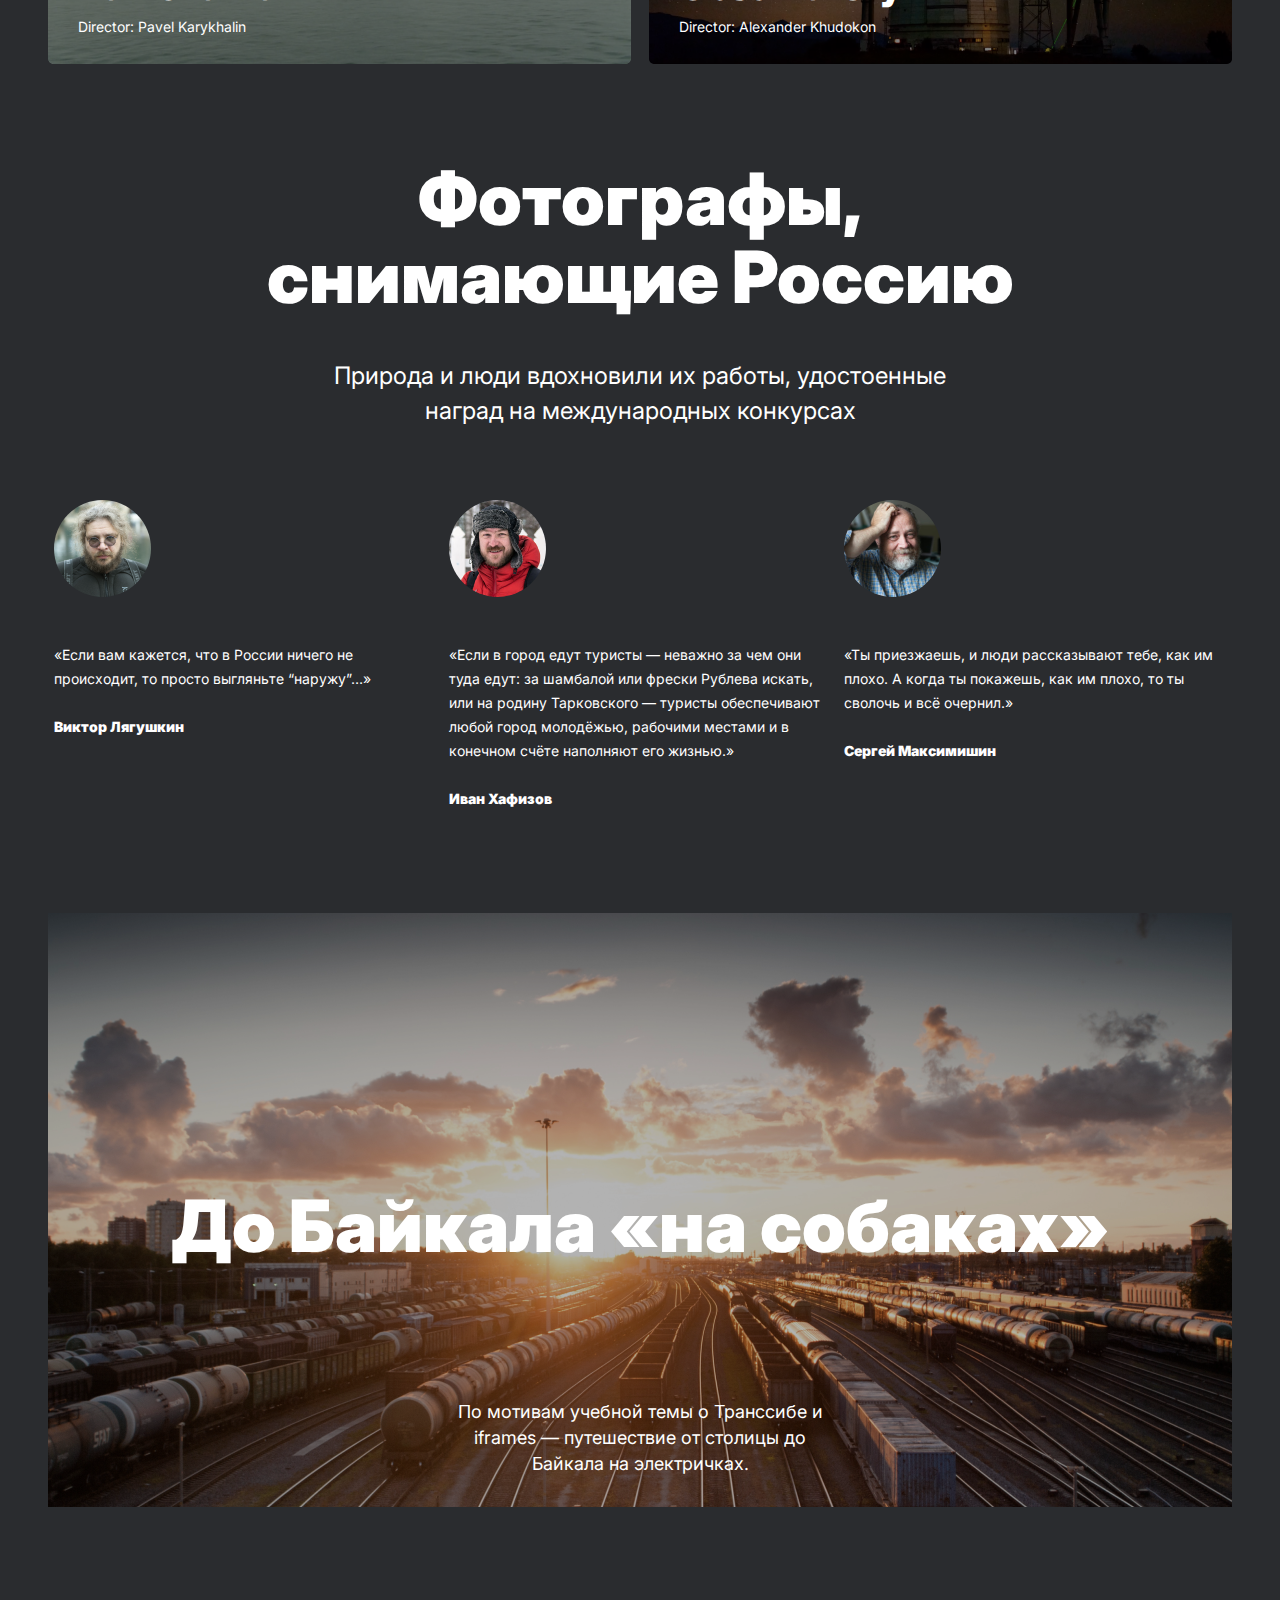
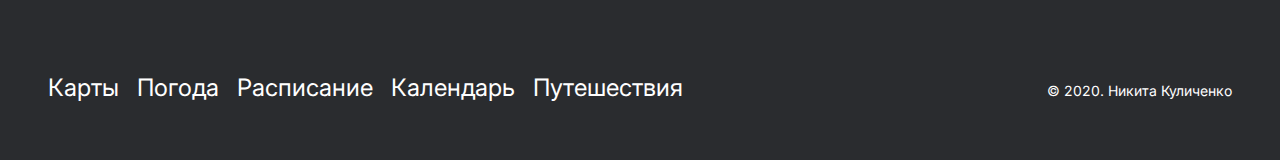
<file: sprint3/index.html>
<!DOCTYPE html>
<html lang="ru">
<head>
    <meta charset="UTF-8">
    <meta name="viewport" content="width=device-width, initial-scale=1.0">
    <link rel="stylesheet" href="styles/style.css">
    <title>Путешествия по России</title>
</head>
    <body>
        <div class="page">
            <header class="header">
                <img class="header__logo" alt="map of Russia" src="logos/russia.png">
                    <a class="header__lang header__lang_underlined" href="./index.html">Ru</a>
                    <a class="header__lang" href="#">En</a>
            </header>
            <main class="content">
                <section class="lead">
                    <h1 class="lead__title">Путешествия по России</h1>
                    <h2 class="lead__subtitle">Настоящая страна не в выпусках новостей, а здесь.</h2>
                    <div class="lead__image">
                        <svg class="lead__image-route" xmlns="http://www.w3.org/2000/svg" fill="none" viewBox="0 0 938 227"><defs/><path fill="white" fill-rule="evenodd" d="M904.5 140.284c0 .276-.224.5-.5.5-7.765 0-11.904 1.715-18.521 4.459-.517.214-1.05.435-1.6.661-.922.38-1.972.146-3.021-.392-1.059-.544-2.216-1.446-3.421-2.575-2.415-2.261-5.118-5.521-7.756-8.933-1.769-2.288-3.521-4.66-5.143-6.857-.798-1.08-1.564-2.118-2.286-3.083-1.099-1.468-2.094-2.767-2.947-3.8-.862-1.044-1.549-1.78-2.035-2.152-12.966-9.915-31.086-1.841-34.189 12.124-.764 3.44-1.589 6.025-2.487 7.92-.897 1.892-1.885 3.137-2.998 3.844-2.273 1.444-4.797.501-7.365-.878-.766-.412-1.545-.866-2.342-1.332-1.964-1.146-4.042-2.358-6.323-3.158-3.16-1.109-6.631-1.385-10.506.552-1.183.592-2.849 2.003-4.717 3.843-1.853 1.825-3.858 4.024-5.713 6.141-1.851 2.113-3.548 4.137-4.787 5.616l-.005.006c-.619.739-1.126 1.344-1.48 1.754-.176.203-.32.366-.423.474-.048.051-.103.105-.154.147l-.001.001c-.017.013-.079.065-.166.098-.034.012-.183.068-.362 0-.237-.09-.308-.301-.322-.41-.619-4.952-3.397-10.291-7.309-14.192-3.915-3.903-8.888-6.294-13.881-5.526-8.079 1.243-12.745 6.118-16.634 11.984-1.244 1.877-2.395 3.832-3.553 5.8-.663 1.127-1.329 2.258-2.016 3.381-1.875 3.065-3.889 6.031-6.375 8.516-.307.308-.65.505-1.026.576-.374.07-.735.007-1.065-.127-.637-.257-1.235-.808-1.765-1.367-.271-.286-.54-.591-.798-.885l-.002-.002c-.26-.295-.508-.578-.751-.833-.244-.257-.47-.474-.682-.64-.215-.168-.39-.263-.527-.302-1.876-.536-4.395-.659-6.949-.52-2.547.139-5.084.534-6.978 1.008-3.039.76-6.897 2.759-11.205 5.306-2.338 1.382-4.77 2.902-7.257 4.457-2.108 1.317-4.255 2.659-6.419 3.963-4.683 2.824-9.379 5.429-13.665 7.052-4.267 1.615-8.232 2.296-11.399 1.13-2.421-.893-4.558-1.845-6.569-2.769-.353-.162-.702-.322-1.048-.482-1.627-.751-3.184-1.469-4.775-2.113-3.841-1.554-7.862-2.666-13.389-2.666-2.541 0-3.975.543-4.926 1.215-.482.341-.858.726-1.201 1.128-.15.175-.29.35-.433.528l-.067.083c-.164.204-.333.411-.51.607-.357.396-.764.769-1.299 1.037-.538.269-1.174.417-1.969.411-1.563-.014-3.784-.629-7.207-2.15-5.114-2.273-9.705-5.913-14.24-9.688-.53-.441-1.06-.884-1.589-1.327-4.017-3.363-8.037-6.729-12.433-9.323-1.438-.849-3.981-2.702-7.193-5.042-1.119-.816-2.32-1.691-3.583-2.603-4.911-3.546-10.812-7.687-16.715-11.223-5.913-3.541-11.785-6.449-16.644-7.558-2.428-.554-4.56-.649-6.302-.184-1.72.46-3.083 1.472-3.998 3.2-2.757 5.209-2.562 10.942-2.362 16.799.016.457.031.915.045 1.374.195 6.279.124 12.639-4.178 18.171-5.992 7.704-10.212 17.234-10.212 27.258 0 2.549-.742 10.1-1.858 16.689-.558 3.295-1.215 6.381-1.929 8.495-.352 1.045-.738 1.911-1.167 2.44-.215.264-.486.502-.825.587-.374.093-.722-.025-1.006-.261-2.723-2.27-7.261-3.393-12.749-3.949-4.695-.475-9.995-.529-15.292-.583-.871-.009-1.741-.017-2.609-.028-6.128-.076-12.124-.245-16.941-1.187-4.787-.936-8.597-2.672-10.094-6.041-.931-2.092-1.319-4.115-1.588-5.954-.062-.422-.118-.831-.171-1.228-.183-1.354-.346-2.561-.682-3.64-.422-1.359-1.105-2.457-2.427-3.273-1.346-.83-3.401-1.397-6.631-1.567-4.576-.241-7.677-1.054-9.78-2.435-2.129-1.399-3.177-3.34-3.733-5.684-.48-2.021-.602-4.385-.736-6.988-.02-.376-.039-.757-.06-1.143-.168-3.077-.424-6.507-1.304-10.25-.142-.603-.287-1.495-.451-2.509-.048-.296-.098-.602-.15-.915-.231-1.399-.509-2.95-.875-4.357-.37-1.421-.816-2.638-1.36-3.406-.269-.38-.537-.613-.795-.725-.242-.105-.516-.121-.86.012-8.319 3.235-16.874 5.5-25.455 7.77l-.552.146c-6.779 1.795-11.434 2.766-14.719 2.91-3.302.145-5.328-.543-6.722-2.175-.679-.795-1.184-1.787-1.624-2.939-.441-1.152-.83-2.496-1.262-4.007l-.054-.189c-.859-2.998-1.92-6.705-3.929-11.125-1.737-3.822-4.146-6.442-6.896-8.788-1.231-1.051-2.526-2.042-3.863-3.066-.16-.124-.322-.247-.484-.372-1.505-1.154-3.054-2.36-4.593-3.727-1.117-.993-2.879-2.034-4.951-3.139-.909-.484-1.893-.989-2.9-1.505-1.235-.634-2.503-1.285-3.706-1.936-2.211-1.196-4.327-2.459-5.938-3.799-1.596-1.327-2.787-2.803-2.98-4.445-.389-3.299-1.694-4.82-3.367-5.369-1.745-.573-4.06-.154-6.579.852-5.011 2-10.401 6.138-12.62 7.912-2.705 2.165-5.382 4.275-8.023 6.357-19.344 15.252-36.781 29-49.565 51.373l-.096.167c-1.172 2.054-5.242 9.184-9.186 13.776-1.016 1.184-2.039 2.217-3.016 2.954-.961.725-1.951 1.22-2.887 1.199-1.002-.021-1.797-.622-2.343-1.735-.534-1.088-.864-2.72-.977-4.978-.339-6.779-2.832-14.025-6.054-21.062-2.517-5.497-5.463-10.834-8.148-15.699-.753-1.363-1.484-2.689-2.181-3.971-13.115-24.149-27.655-49.031-50.464-64.954-1.655-1.1553-3.134-2.1619-4.476-3.0749-3.574-2.4322-6.172-4.1999-8.51-6.3428-3.237-2.9675-5.98-6.652-10.21-13.7893-.312-.5271-.626-1.058-.941-1.5915-4.316-7.3056-8.927-15.1119-14.613-20.4955-3.042-2.8805-6.37-5.0441-10.097-6.0664-3.721-1.0205-7.876-.9141-12.5975.8028-1.6447.5981-3.404 1.8114-5.1944 3.4185-1.7854 1.6026-3.5748 3.5721-5.2814 5.6498-2.7847 3.3902-5.3252 7.0376-7.2555 9.8091-.4374.6281-.8436 1.2112-1.2141 1.7361C63.4955 76.436 45.8332 91.6632 27.9628 107.07c-2.8777 2.481-5.7608 4.966-8.6339 7.475-.2081.182-.5239.161-.7056-.047-.1815-.208-.1602-.524.0478-.706 2.8819-2.516 5.7703-5.007 8.6505-7.49 17.8749-15.4119 35.4336-30.5512 49.1415-49.9707.3652-.5174.7674-1.0948 1.2019-1.7187 1.9299-2.7711 4.4991-6.4602 7.3119-9.8846 1.7244-2.0992 3.5493-4.1105 5.3862-5.7593 1.8318-1.6443 3.7026-2.953 5.5207-3.6141 4.8982-1.781 9.2652-1.9076 13.2032-.8274 3.931 1.0782 7.399 3.3488 10.52 6.3046 5.794 5.4852 10.474 13.4104 14.77 20.6831.321.5442.64 1.0847.958 1.6203 4.214 7.1115 6.897 10.6949 10.025 13.562 2.281 2.0904 4.795 3.8016 8.338 6.2125 1.351.9192 2.851 1.94 4.544 3.1223 23.027 16.075 37.663 41.162 50.771 65.297.69 1.27 1.417 2.587 2.166 3.944 2.688 4.87 5.658 10.251 8.193 15.786 3.24 7.078 5.795 14.461 6.144 21.429.11 2.212.432 3.682.876 4.588.432.881.941 1.164 1.467 1.176.591.012 1.353-.312 2.263-.999.896-.675 1.865-1.648 2.86-2.806 3.878-4.516 7.908-11.576 9.081-13.63l.09-.159c12.887-22.552 30.484-36.423 49.82-51.666 2.641-2.081 5.314-4.189 8.012-6.348 2.216-1.772 7.71-5.999 12.875-8.06 2.569-1.026 5.166-1.561 7.261-.873 2.168.712 3.632 2.669 4.048 6.203.146 1.245 1.08 2.507 2.626 3.792 1.532 1.274 3.576 2.499 5.775 3.689 1.219.66 2.448 1.29 3.658 1.91 1 .512 1.986 1.018 2.943 1.528 2.068 1.103 3.928 2.192 5.145 3.274 1.509 1.341 3.034 2.527 4.537 3.681.162.124.324.248.485.372 1.334 1.022 2.65 2.03 3.902 3.098 2.817 2.404 5.34 5.136 7.158 9.136 2.04 4.487 3.118 8.254 3.976 11.254l.057.198c.435 1.52.813 2.821 1.235 3.925.421 1.102.876 1.974 1.45 2.647 1.113 1.302 2.772 1.963 5.919 1.825 3.164-.139 7.723-1.082 14.506-2.877l.53-.14c8.597-2.276 17.105-4.527 25.371-7.742.568-.221 1.116-.215 1.619.002.486.211.885.6 1.214 1.065.655.924 1.136 2.291 1.511 3.732.379 1.454.663 3.043.895 4.446.054.328.106.645.155.947.163 1.004.299 1.846.432 2.411.902 3.832 1.161 7.334 1.329 10.425.021.39.041.774.061 1.149.136 2.618.253 4.88.71 6.805.515 2.172 1.451 3.858 3.309 5.079 1.885 1.238 4.776 2.035 9.284 2.272 3.302.174 5.551.758 7.103 1.715 1.575.972 2.381 2.297 2.857 3.827.363 1.167.541 2.487.726 3.858.052.384.104.772.161 1.162.265 1.808.637 3.725 1.512 5.693 1.282 2.883 4.63 4.538 9.373 5.466 4.714.922 10.621 1.092 16.761 1.168.863.011 1.731.019 2.6.028 5.293.054 10.645.108 15.39.588 5.503.558 10.314 1.697 13.289 4.176.093.078.122.059.122.058.036-.008.137-.056.292-.247.308-.38.648-1.099.996-2.129.687-2.035 1.333-5.057 1.89-8.342 1.112-6.568 1.844-14.056 1.844-16.522 0-10.304 4.334-20.044 10.422-27.872 4.06-5.22 4.164-11.237 3.969-17.526-.015-.47-.031-.942-.047-1.415-.201-5.804-.409-11.801 2.479-17.257 1.05-1.982 2.644-3.169 4.624-3.698 1.96-.524 4.272-.398 6.782.175 5.02 1.146 11.004 4.123 16.935 7.675 5.942 3.559 11.871 7.721 16.787 11.27 1.291.933 2.51 1.82 3.639 2.643 3.189 2.324 5.667 4.129 7.06 4.952 4.472 2.639 8.559 6.061 12.568 9.418.53.443 1.058.885 1.586 1.324 4.539 3.779 9.034 7.333 14.006 9.543 3.403 1.513 5.464 2.052 6.81 2.064.659.005 1.135-.117 1.512-.306.38-.19.691-.464 1.004-.811.157-.174.31-.362.474-.565.162-.201.334-.417.519-.633.372-.436.809-.889 1.384-1.295 1.161-.821 2.812-1.399 5.503-1.399 5.683 0 9.833 1.148 13.764 2.739 1.616.654 3.198 1.384 4.827 2.136.344.158.689.318 1.038.478 2.005.92 4.114 1.86 6.498 2.738 2.813 1.036 6.484.469 10.699-1.127 4.197-1.588 8.828-4.154 13.503-6.972 2.123-1.28 4.268-2.62 6.382-3.941 2.509-1.568 4.973-3.107 7.301-4.484 4.303-2.545 8.275-4.616 11.471-5.415 1.96-.49 4.561-.895 7.167-1.036 2.597-.142 5.245-.024 7.277.556.313.09.605.27.869.477.267.209.533.466.791.738.256.269.515.564.77.854l.009.01c.26.296.516.586.773.857.526.554.996.959 1.414 1.128.198.08.362.098.505.071.142-.027.31-.106.504-.3 2.4-2.4 4.365-5.285 6.229-8.331.667-1.091 1.325-2.208 1.985-3.329 1.169-1.987 2.347-3.987 3.603-5.882 3.955-5.965 8.83-11.115 17.316-12.421 5.419-.833 10.692 1.773 14.739 5.807 3.782 3.771 6.559 8.852 7.438 13.745.335-.392.777-.92 1.306-1.551l.007-.008c1.239-1.479 2.941-3.51 4.8-5.631 1.861-2.124 3.885-4.344 5.763-6.194 1.863-1.836 3.63-3.355 4.971-4.025 4.171-2.085 7.932-1.778 11.285-.602 2.378.834 4.591 2.125 6.583 3.288.776.453 1.519.886 2.224 1.265 2.6 1.396 4.617 2.019 6.355.915.892-.567 1.776-1.625 2.631-3.429.853-1.8 1.658-4.304 2.415-7.708 3.251-14.632 22.188-23.089 35.772-12.701.587.448 1.339 1.267 2.199 2.309.869 1.052 1.876 2.367 2.976 3.838.73.975 1.5 2.018 2.3 3.101 1.619 2.192 3.357 4.547 5.12 6.827 2.634 3.406 5.296 6.612 7.648 8.815 1.178 1.102 2.256 1.932 3.195 2.414.95.487 1.664.572 2.183.358.554-.228 1.091-.451 1.613-.668 6.618-2.744 10.921-4.528 18.889-4.528.276 0 .5.223.5.5z" clip-rule="evenodd"/><path fill="white" d="M74.0859 10.0002h2.7877c1.6903 0 2.4538-.84164 2.4538-1.9567 0-1.12571-.7883-1.76136-1.5092-1.80042v-.07103c.6676-.17045 1.2251-.625 1.2251-1.53409 0-1.07599-.7457-1.91051-2.294-1.91051h-2.6634v7.27275zm1.0973-.94107V6.72958h1.6229c.8807 0 1.4311.56818 1.4311 1.26065 0 .6108-.4155 1.0689-1.4702 1.0689h-1.5838zm0-3.18537V3.6614h1.4986c.87 0 1.2855.4581 1.2855 1.06179 0 .70312-.5753 1.15057-1.3139 1.15057h-1.4702zM82.1289 10.0002h4.6023v-.94462h-3.505V6.82901h3.2244v-.94105h-3.2244V3.67205h3.4624v-.9446h-4.5597v7.27275zM89.1039 10.0002h.3125c1.6548 0 2.0525-1.22871 2.1484-3.56536l.1136-2.77699h2.4823v6.34235h1.0831V2.72745h-4.5987l-.1243 3.41619c-.0782 2.10583-.3338 2.87642-1.2039 2.89773l-.213.0071v.95173zM98.3418 2.72745v7.27275h1.0085l3.6967-5.33383h.068v5.33383h1.097V2.72745h-1.016l-3.7001 5.34091h-.0675V2.72745h-1.0866zM111.62 10.0002h1.339l-3.001-3.9844 3.019-3.28835h-1.361l-2.83 3.07173h-.376V2.72745h-1.098v7.27275h1.098V6.74023h.753l2.457 3.25997zM115.57 2.72745v7.27275h1.009l3.697-5.33383h.067v5.33383h1.097V2.72745h-1.015l-3.701 5.34091h-.067V2.72745h-1.087zM124.541 2.72745v7.27275h1.009l3.696-5.33383h.068v5.33383h1.097V2.72745h-1.016l-3.7 5.34091h-.067V2.72745h-1.087zm3.633-1.846591c0 .358661-.199.674721-.696.674721-.504 0-.693-.31961-.693-.674721h-.87c0 .799011.608 1.349431 1.563 1.349431.962 0 1.569-.55042 1.569-1.349431h-.873zM69.5371 22.0002h1.0973V18.829h3.6257v3.1712h1.1009v-7.2727h-1.1009v3.1605h-3.6257v-3.1605h-1.0973v7.2727zM84.7765 18.3638c0-2.326-1.3921-3.7358-3.2742-3.7358-1.8892 0-3.2777 1.4098-3.2777 3.7358 0 2.3225 1.3885 3.7358 3.2777 3.7358 1.8821 0 3.2742-1.4098 3.2742-3.7358zm-1.0867 0c0 1.772-.9375 2.7344-2.1875 2.7344-1.2535 0-2.1875-.9624-2.1875-2.7344 0-1.772.934-2.7344 2.1875-2.7344 1.25 0 2.1875.9624 2.1875 2.7344zM87.6445 22.0002h2.7877c1.6903 0 2.4538-.8416 2.4538-1.9567 0-1.1257-.7883-1.7614-1.5092-1.8004v-.071c.6676-.1705 1.2251-.625 1.2251-1.5341 0-1.076-.7457-1.9105-2.294-1.9105h-2.6634v7.2727zm1.0973-.9411v-2.3295h1.6229c.8807 0 1.4311.5682 1.4311 1.2606 0 .6108-.4155 1.0689-1.4702 1.0689h-1.5838zm0-3.1853v-2.2124h1.4986c.87 0 1.2855.4581 1.2855 1.0618 0 .7031-.5753 1.1506-1.3139 1.1506h-1.4702zM100.222 14.7275h-4.5345v7.2727h1.0973v-6.3281h3.4372v-.9446zM108.974 18.3638c0-2.326-1.392-3.7358-3.274-3.7358-1.89 0-3.278 1.4098-3.278 3.7358 0 2.3225 1.388 3.7358 3.278 3.7358 1.882 0 3.274-1.4098 3.274-3.7358zm-1.087 0c0 1.772-.937 2.7344-2.187 2.7344-1.254 0-2.188-.9624-2.188-2.7344 0-1.772.934-2.7344 2.188-2.7344 1.25 0 2.187.9624 2.187 2.7344zM111.842 22.0002h1.097v-2.5568h1.492c1.686 0 2.521-1.0192 2.521-2.3615 0-1.3388-.828-2.3544-2.518-2.3544h-2.592v7.2727zm1.097-3.4872v-2.8445h1.378c1.087 0 1.53.5895 1.53 1.4134 0 .8238-.443 1.4311-1.516 1.4311h-1.392zM126.056 18.3638c0-2.326-1.392-3.7358-3.274-3.7358-1.89 0-3.278 1.4098-3.278 3.7358 0 2.3225 1.388 3.7358 3.278 3.7358 1.882 0 3.274-1.4098 3.274-3.7358zm-1.087 0c0 1.772-.937 2.7344-2.187 2.7344-1.254 0-2.188-.9624-2.188-2.7344 0-1.772.934-2.7344 2.188-2.7344 1.25 0 2.187.9624 2.187 2.7344zM128.373 23.758h1.052v-1.7578h4.882v1.7471h1.051v-2.6775h-.823v-6.3423h-4.485l-.171 3.0717c-.11 2.0241-.54 2.8586-1.026 3.2706h-.48v2.6882zm1.772-2.6882c.416-.6641.696-1.733.785-3.2706l.114-2.1271h2.439v5.3977h-3.338zM5.87984 125.727H.269043V133H1.36279v-6.335h3.4233V133h1.09375v-7.273zM15.0982 128.092c-.2485-1.555-1.4666-2.464-3.0042-2.464-1.8821 0-3.27063 1.41-3.27063 3.736 0 2.326 1.38143 3.736 3.27063 3.736 1.598 0 2.7663-1.002 3.0042-2.44l-1.1079-.004c-.1882.931-.9695 1.442-1.8892 1.442-1.2465 0-2.18753-.955-2.18753-2.734 0-1.765.93753-2.735 2.19103-2.735.9269 0 1.7046.522 1.8857 1.463h1.1079zM22.2188 133h1.3388l-3.0007-3.984 3.0184-3.289h-1.3601l-2.8302 3.072h-.3764v-3.072h-1.0973V133h1.0973v-3.26h.7528l2.4574 3.26zM32.1252 129.364c0-2.326-1.392-3.736-3.2741-3.736-1.8892 0-3.2777 1.41-3.2777 3.736 0 2.322 1.3885 3.736 3.2777 3.736 1.8821 0 3.2741-1.41 3.2741-3.736zm-1.0866 0c0 1.772-.9375 2.734-2.1875 2.734-1.2536 0-2.1875-.962-2.1875-2.734s.9339-2.735 2.1875-2.735c1.25 0 2.1875.963 2.1875 2.735zM34.9933 133h2.7876c1.6904 0 2.4539-.842 2.4539-1.957 0-1.125-.7884-1.761-1.5093-1.8v-.071c.6677-.17 1.2252-.625 1.2252-1.534 0-1.076-.7458-1.911-2.2941-1.911h-2.6633V133zm1.0973-.941v-2.33h1.6229c.8806 0 1.4311.569 1.4311 1.261 0 .611-.4155 1.069-1.4702 1.069h-1.5838zm0-3.185v-2.213h1.4986c.87 0 1.2855.458 1.2855 1.062 0 .703-.5753 1.151-1.3139 1.151h-1.4702zM163.483 153.672h2.266V160h1.094v-6.328h2.269v-.944h-5.629v.944zM171.856 160h2.787c1.691 0 2.454-.841 2.454-1.956 0-1.126-.788-1.762-1.509-1.801v-.071c.668-.17 1.225-.625 1.225-1.534 0-1.076-.746-1.91-2.294-1.91h-2.663V160zm1.097-.941v-2.329h1.623c.881 0 1.431.568 1.431 1.26 0 .611-.415 1.069-1.47 1.069h-1.584zm0-3.185v-2.213h1.499c.87 0 1.285.459 1.285 1.062 0 .703-.575 1.151-1.314 1.151h-1.47zM179.899 160h4.602v-.944h-3.505v-2.227h3.224v-.941h-3.224v-2.216h3.462v-.944h-4.559V160zM187.424 160h1.097v-2.557h1.492c1.687 0 2.521-1.019 2.521-2.361 0-1.339-.827-2.354-2.518-2.354h-2.592V160zm1.097-3.487v-2.844h1.378c1.087 0 1.531.589 1.531 1.413 0 .824-.444 1.431-1.517 1.431h-1.392zM196.429 155.661v-2.933h-1.101V160h2.723c1.62 0 2.547-.902 2.543-2.205.004-1.3-.923-2.134-2.543-2.134h-1.622zm0 .923h1.622c.941 0 1.46.54 1.46 1.197 0 .675-.519 1.296-1.46 1.296h-1.622v-2.493zM261.65 182v-7.273h-2.593c-1.686 0-2.517.941-2.517 2.28 0 .977.444 1.719 1.335 2.049L256.263 182h1.25l1.477-2.752h1.562V182h1.098zm-1.098-3.697h-1.392c-1.068 0-1.516-.475-1.516-1.296 0-.824.448-1.339 1.531-1.339h1.377v2.635zM264.744 182h1.098v-2.557h1.491c1.687 0 2.521-1.019 2.521-2.361 0-1.339-.827-2.355-2.517-2.355h-2.593V182zm1.098-3.487v-2.845h1.377c1.087 0 1.531.59 1.531 1.414s-.444 1.431-1.516 1.431h-1.392zM278.958 178.364c0-2.326-1.392-3.736-3.274-3.736-1.889 0-3.278 1.41-3.278 3.736 0 2.322 1.389 3.736 3.278 3.736 1.882 0 3.274-1.41 3.274-3.736zm-1.086 0c0 1.772-.938 2.734-2.188 2.734-1.254 0-2.187-.962-2.187-2.734s.933-2.735 2.187-2.735c1.25 0 2.188.963 2.188 2.735zM287.867 177.092c-.249-1.555-1.467-2.464-3.005-2.464-1.882 0-3.27 1.41-3.27 3.736 0 2.326 1.381 3.736 3.27 3.736 1.598 0 2.767-1.002 3.005-2.44l-1.108-.004c-.188.931-.97 1.442-1.889 1.442-1.247 0-2.188-.955-2.188-2.734 0-1.765.938-2.735 2.191-2.735.927 0 1.705.522 1.886 1.463h1.108zM290.129 182h.313c1.655 0 2.052-1.229 2.148-3.565l.114-2.777h2.482V182h1.083v-7.273h-4.598l-.125 3.417c-.078 2.105-.334 2.876-1.204 2.897l-.213.007V182zM299.982 182l.667-1.925h2.841l.664 1.925h1.165l-2.617-7.273h-1.268L298.817 182h1.165zm.987-2.848l1.072-3.104h.057l1.073 3.104h-2.202zM307.869 182h2.788c1.69 0 2.454-.842 2.454-1.957 0-1.125-.789-1.761-1.51-1.8v-.071c.668-.17 1.226-.625 1.226-1.534 0-1.076-.746-1.911-2.294-1.911h-2.664V182zm1.098-.941v-2.33h1.622c.881 0 1.432.569 1.432 1.261 0 .611-.416 1.069-1.471 1.069h-1.583zm0-3.185v-2.213h1.498c.87 0 1.286.458 1.286 1.062 0 .703-.576 1.151-1.314 1.151h-1.47zM315.362 182h.312c1.655 0 2.053-1.229 2.149-3.565l.113-2.777h2.483V182h1.083v-7.273h-4.599l-.124 3.417c-.078 2.105-.334 2.876-1.204 2.897l-.213.007V182zM325.708 177.661v-2.934h-1.101V182h2.724c1.619 0 2.546-.902 2.542-2.205.004-1.3-.923-2.134-2.542-2.134h-1.623zm0 .923h1.623c.941 0 1.459.54 1.459 1.197 0 .674-.518 1.296-1.459 1.296h-1.623v-2.493zM339.799 114.727V122h1.044v-5.266h.067l2.145 5.255h.867l2.145-5.252h.067V122h1.044v-7.273h-1.332l-2.315 5.654h-.085l-2.315-5.654h-1.332zM351.073 122l.668-1.925h2.841l.664 1.925h1.165l-2.617-7.273h-1.268L349.909 122h1.164zm.988-2.848l1.072-3.104h.057l1.072 3.104h-2.201zM358.961 122h1.097v-3.171h3.626V122h1.101v-7.273h-1.101v3.161h-3.626v-3.161h-1.097V122zM367.524 115.672h2.266V122h1.094v-6.328h2.269v-.945h-5.629v.945zM376.411 122.1h.498c1.136 0 1.512-.636 1.832-1.361l2.514-6.012h-1.15l-1.698 4.205-1.907-4.205h-1.165l2.557 5.458-.103.26c-.156.38-.397.689-.941.689h-.437v.966zM383.793 122h1.097v-2.557h1.492c1.687 0 2.521-1.019 2.521-2.361 0-1.339-.827-2.355-2.518-2.355h-2.592V122zm1.097-3.487v-2.845h1.378c1.087 0 1.531.59 1.531 1.414s-.444 1.431-1.517 1.431h-1.392zM398.007 118.364c0-2.326-1.392-3.736-3.274-3.736-1.889 0-3.278 1.41-3.278 3.736 0 2.322 1.389 3.736 3.278 3.736 1.882 0 3.274-1.41 3.274-3.736zm-1.087 0c0 1.772-.937 2.734-2.187 2.734-1.254 0-2.188-.962-2.188-2.734s.934-2.735 2.188-2.735c1.25 0 2.187.963 2.187 2.735zM400.875 122h2.788c1.69 0 2.453-.842 2.453-1.957 0-1.125-.788-1.761-1.509-1.8v-.071c.668-.17 1.225-.625 1.225-1.534 0-1.076-.745-1.911-2.294-1.911h-2.663V122zm1.097-.941v-2.33h1.623c.881 0 1.431.569 1.431 1.261 0 .611-.415 1.069-1.47 1.069h-1.584zm0-3.185v-2.213h1.499c.87 0 1.285.458 1.285 1.062 0 .703-.575 1.151-1.314 1.151h-1.47zM415.235 118.364c0-2.326-1.392-3.736-3.274-3.736-1.889 0-3.277 1.41-3.277 3.736 0 2.322 1.388 3.736 3.277 3.736 1.882 0 3.274-1.41 3.274-3.736zm-1.086 0c0 1.772-.938 2.734-2.188 2.734-1.253 0-2.187-.962-2.187-2.734s.934-2.735 2.187-2.735c1.25 0 2.188.963 2.188 2.735zM396.619 150h1.339l-3.001-3.984 3.019-3.289h-1.36l-2.831 3.072h-.376v-3.072h-1.097V150h1.097v-3.26h.753l2.457 3.26zM406.525 146.364c0-2.326-1.392-3.736-3.274-3.736-1.889 0-3.277 1.41-3.277 3.736 0 2.322 1.388 3.736 3.277 3.736 1.882 0 3.274-1.41 3.274-3.736zm-1.086 0c0 1.772-.938 2.734-2.188 2.734-1.253 0-2.187-.962-2.187-2.734s.934-2.735 2.187-2.735c1.25 0 2.188.963 2.188 2.735zM408.732 143.672h2.266V150h1.094v-6.328h2.269v-.945h-5.629v.945zM417.104 150h4.603v-.945h-3.505v-2.226h3.224v-.941h-3.224v-2.216h3.462v-.945h-4.56V150zM424.079 150h.313c1.655 0 2.053-1.229 2.148-3.565l.114-2.777h2.482V150h1.083v-7.273h-4.598l-.125 3.417c-.078 2.105-.333 2.876-1.203 2.897l-.214.007V150zM434.425 145.661v-2.934h-1.101V150h2.724c1.62 0 2.546-.902 2.543-2.205.003-1.3-.923-2.134-2.543-2.134h-1.623zm0 .923h1.623c.941 0 1.46.54 1.46 1.197 0 .674-.519 1.296-1.46 1.296h-1.623v-2.493zM441.429 150h1.097v-3.171h3.626V150h1.101v-7.273h-1.101v3.161h-3.626v-3.161h-1.097V150zM450.351 142.727V150h1.008l3.697-5.334h.067V150h1.098v-7.273h-1.016l-3.7 5.341h-.068v-5.341h-1.086zM459.467 142.727v2.401c-.004 1.623.98 2.262 2.571 2.262.699 0 1.303-.089 1.825-.238V150h1.087v-7.273h-1.087v3.488c-.543.145-1.218.234-1.825.234-.948 0-1.488-.32-1.488-1.321v-2.401h-1.083zM471.264 145.906h-3.224v.919h3.224v-.919zM476.722 142.727h-1.023c-.039.199-.593 1.119-1.655 1.119v.902c.824 0 1.396-.327 1.517-.54h.06V150h1.101v-7.273zM528.334 181.727h-4.535V189h1.097v-6.328h3.438v-.945zM530.52 189h.312c1.655 0 2.053-1.229 2.149-3.565l.113-2.777h2.483V189h1.083v-7.273h-4.599l-.124 3.417c-.078 2.105-.334 2.876-1.204 2.897l-.213.007V189zM540.372 189l.668-1.925h2.841l.664 1.925h1.165l-2.618-7.273h-1.267L539.207 189h1.165zm.987-2.848l1.073-3.104h.057l1.072 3.104h-2.202zM550.692 189.1c1.485 0 2.575-.888 2.571-2.096.004-.919-.554-1.58-1.52-1.729v-.057c.76-.195 1.254-.792 1.25-1.609.004-1.068-.873-1.981-2.272-1.981-1.336 0-2.408.806-2.443 1.989h1.061c.025-.668.654-1.073 1.367-1.073.743 0 1.229.451 1.226 1.122.003.703-.561 1.165-1.368 1.165h-.614v.895h.614c1.009 0 1.591.511 1.591 1.243 0 .707-.614 1.186-1.47 1.186-.788 0-1.403-.405-1.445-1.051h-1.115c.046 1.186 1.097 1.996 2.567 1.996zM562.523 185.364c0-2.326-1.392-3.736-3.275-3.736-1.889 0-3.277 1.41-3.277 3.736 0 2.322 1.388 3.736 3.277 3.736 1.883 0 3.275-1.41 3.275-3.736zm-1.087 0c0 1.772-.938 2.734-2.188 2.734-1.253 0-2.187-.962-2.187-2.734s.934-2.735 2.187-2.735c1.25 0 2.188.963 2.188 2.735zM565.391 189h2.787c1.691 0 2.454-.842 2.454-1.957 0-1.125-.788-1.761-1.509-1.8v-.071c.667-.17 1.225-.625 1.225-1.534 0-1.076-.746-1.911-2.294-1.911h-2.663V189zm1.097-.941v-2.33h1.623c.88 0 1.431.569 1.431 1.261 0 .611-.416 1.069-1.47 1.069h-1.584zm0-3.185v-2.213h1.499c.87 0 1.285.458 1.285 1.062 0 .703-.575 1.151-1.314 1.151h-1.47zM531.565 117.251h-5.611v7.273h1.094v-6.336h3.423v6.336h1.094v-7.273zM534.743 124.524h4.602v-.945h-3.505v-2.226h3.225v-.942h-3.225v-2.215h3.462v-.945h-4.559v7.273zM542.268 124.524h1.098v-2.557h1.491c1.687 0 2.521-1.019 2.521-2.362 0-1.338-.827-2.354-2.517-2.354h-2.593v7.273zm1.098-3.488v-2.844h1.377c1.087 0 1.531.59 1.531 1.413 0 .824-.444 1.431-1.516 1.431h-1.392zM550.165 117.251v7.273h1.044v-5.267h.067l2.145 5.256h.867l2.144-5.252h.068v5.263h1.044v-7.273h-1.332l-2.315 5.653h-.085l-2.316-5.653h-1.331zM561.933 120.184v-2.933h-1.101v7.273h2.724c1.619 0 2.546-.902 2.542-2.206.004-1.299-.923-2.134-2.542-2.134h-1.623zm0 .924h1.623c.941 0 1.459.539 1.459 1.196 0 .675-.518 1.296-1.459 1.296h-1.623v-2.492zM598.44 155.672h2.266V162h1.094v-6.328h2.269v-.945h-5.629v.945zM607.91 154.727h-1.097V162h1.097v-3.089h1.275c.199 1.995 1.513 3.189 3.249 3.189 1.882 0 3.274-1.41 3.274-3.736 0-2.326-1.392-3.736-3.274-3.736-1.786 0-3.125 1.261-3.267 3.363h-1.257v-3.264zm6.712 3.637c0 1.772-.938 2.734-2.188 2.734-1.253 0-2.187-.962-2.187-2.734s.934-2.735 2.187-2.735c1.25 0 2.188.963 2.188 2.735zM618.391 154.727V162h1.044v-5.266h.067l2.145 5.255h.867l2.145-5.252h.067V162h1.044v-7.273h-1.332l-2.315 5.654h-.085l-2.315-5.654h-1.332zM629.051 162h4.602v-.945h-3.505v-2.226h3.225v-.941h-3.225v-2.216h3.463v-.945h-4.56V162zM636.576 162h1.098v-3.171h3.625V162h1.101v-7.273h-1.101v3.161h-3.625v-3.161h-1.098V162zM646.606 157.661v-2.934h-1.101V162h2.724c1.619 0 2.546-.902 2.543-2.205.003-1.3-.924-2.134-2.543-2.134h-1.623zm0 .923h1.623c.941 0 1.46.54 1.46 1.197 0 .674-.519 1.296-1.46 1.296h-1.623v-2.493zM697.454 180.364c0-2.326-1.392-3.736-3.274-3.736-1.889 0-3.278 1.41-3.278 3.736 0 2.322 1.389 3.736 3.278 3.736 1.882 0 3.274-1.41 3.274-3.736zm-1.086 0c0 1.772-.938 2.734-2.188 2.734-1.254 0-2.187-.962-2.187-2.734s.933-2.735 2.187-2.735c1.25 0 2.188.963 2.188 2.735zM700.322 176.727V184h1.044v-5.266h.068l2.145 5.255h.866l2.145-5.252h.067V184h1.045v-7.273h-1.332l-2.315 5.654h-.086l-2.315-5.654h-1.332zM717.023 179.092c-.249-1.555-1.467-2.464-3.004-2.464-1.882 0-3.271 1.41-3.271 3.736 0 2.326 1.381 3.736 3.271 3.736 1.598 0 2.766-1.002 3.004-2.44l-1.108-.004c-.188.931-.97 1.442-1.889 1.442-1.247 0-2.188-.955-2.188-2.734 0-1.765.938-2.735 2.191-2.735.927 0 1.705.522 1.886 1.463h1.108zM724.143 184h1.339l-3-3.984 3.018-3.289h-1.36l-2.83 3.072h-.377v-3.072h-1.097V184h1.097v-3.26h.753l2.457 3.26zM805.378 105h1.339l-3.001-3.984 3.018-3.2886h-1.36l-2.83 3.0716h-.376v-3.0716h-1.098V105h1.098v-3.26h.752l2.458 3.26zM809.328 105h1.097v-2.557h1.492c1.687 0 2.521-1.019 2.521-2.361 0-1.339-.827-2.3546-2.518-2.3546h-2.592V105zm1.097-3.487v-2.8446h1.378c1.087 0 1.531.5895 1.531 1.4136 0 .824-.444 1.431-1.517 1.431h-1.392zM817.067 105l.668-1.925h2.841l.664 1.925h1.165l-2.617-7.2726h-1.268L815.903 105h1.164zm.988-2.848l1.072-3.1036h.057l1.072 3.1036h-2.201zM830.654 100.092c-.249-1.555-1.467-2.4641-3.004-2.4641-1.883 0-3.271 1.4098-3.271 3.7361 0 2.326 1.381 3.736 3.271 3.736 1.598 0 2.766-1.002 3.004-2.44l-1.108-.004c-.188.931-.97 1.442-1.889 1.442-1.247 0-2.188-.955-2.188-2.734 0-1.7652.938-2.7346 2.191-2.7346.927 0 1.705.522 1.886 1.4626h1.108zM833.467 105h1.097v-3.171h3.626V105h1.101v-7.2726h-1.101v3.1606h-3.626v-3.1606h-1.097V105zM848.706 101.364c0-2.3263-1.392-3.7361-3.274-3.7361-1.889 0-3.278 1.4098-3.278 3.7361 0 2.322 1.389 3.736 3.278 3.736 1.882 0 3.274-1.41 3.274-3.736zm-1.087 0c0 1.772-.937 2.734-2.187 2.734-1.254 0-2.188-.962-2.188-2.734 0-1.7723.934-2.7346 2.188-2.7346 1.25 0 2.187.9623 2.187 2.7346zM856.425 105v-7.2726h-2.592c-1.687 0-2.518.941-2.518 2.2796 0 .977.444 1.719 1.335 2.049L851.038 105h1.25l1.477-2.752h1.563V105h1.097zm-1.097-3.697h-1.392c-1.069 0-1.517-.475-1.517-1.296 0-.8237.448-1.3386 1.531-1.3386h1.378v2.6346zM859.52 105h1.097v-2.557h1.491c1.687 0 2.522-1.019 2.522-2.361 0-1.339-.828-2.3546-2.518-2.3546h-2.592V105zm1.097-3.487v-2.8446h1.378c1.086 0 1.53.5895 1.53 1.4136 0 .824-.444 1.431-1.516 1.431h-1.392zM873.456 100.092c-.248-1.555-1.466-2.4641-3.004-2.4641-1.882 0-3.27 1.4098-3.27 3.7361 0 2.326 1.381 3.736 3.27 3.736 1.598 0 2.767-1.002 3.004-2.44l-1.107-.004c-.189.931-.97 1.442-1.89 1.442-1.246 0-2.187-.955-2.187-2.734 0-1.7652.937-2.7346 2.191-2.7346.927 0 1.704.522 1.886 1.4626h1.107zM880.577 105h1.339l-3.001-3.984 3.019-3.2886h-1.36l-2.831 3.0716h-.376v-3.0716h-1.097V105h1.097v-3.26h.753l2.457 3.26zM875.893 162.1h.497c1.136 0 1.513-.636 1.832-1.361l2.515-6.012h-1.151l-1.697 4.205-1.907-4.205h-1.165l2.557 5.458-.103.26c-.157.38-.398.689-.941.689h-.437v.966zM882.724 162h.313c1.654 0 2.052-1.229 2.148-3.565l.114-2.777h2.482V162h1.083v-7.273h-4.599l-.124 3.417c-.078 2.105-.334 2.876-1.204 2.897l-.213.007V162zM892.576 162l.668-1.925h2.841l.664 1.925h1.165l-2.618-7.273h-1.267L891.412 162h1.164zm.988-2.848l1.072-3.104h.057l1.072 3.104h-2.201zM900.464 162h1.097v-3.171h3.626V162h1.101v-7.273h-1.101v3.161h-3.626v-3.161h-1.097V162zM912.514 157.906h-3.224v.919h3.224v-.919zM915.395 162.1h.497c1.136 0 1.513-.636 1.832-1.361l2.515-6.012h-1.151l-1.697 4.205-1.907-4.205h-1.165l2.557 5.458-.103.26c-.157.38-.398.689-.941.689h-.437v.966zM922.226 163.758h1.051V162h4.883v1.747h1.051v-2.677h-.824v-6.343h-4.485l-.17 3.072c-.11 2.024-.54 2.859-1.027 3.271h-.479v2.688zm1.772-2.688c.415-.664.696-1.733.785-3.271l.113-2.127h2.44v5.398h-3.338zM931.682 159.692c.139 1.378 1.041 2.408 2.795 2.408s2.876-1.311 2.876-3.349v-.757c0-2.038-1.136-3.366-2.936-3.366-1.712 0-2.596 1.044-2.738 2.45h1.118c.114-.944.558-1.505 1.62-1.505 1.168 0 1.821.944 1.825 2.414h-2.681v.931h2.677c-.046 1.282-.607 2.251-1.761 2.251-1.09 0-1.555-.518-1.68-1.477h-1.115z"/><path fill="#272722" d="M106.743 34.3367c0 1.929-1.564 3.4929-3.493 3.4929-1.929 0-3.4927-1.5639-3.4927-3.4929 0-1.9291 1.5637-3.4929 3.4927-3.4929s3.493 1.5638 3.493 3.4929z"/><path fill="white" fill-rule="evenodd" d="M103.25 36.8296c1.377 0 2.493-1.1161 2.493-2.4929s-1.116-2.4929-2.493-2.4929c-1.377 0-2.493 1.1161-2.493 2.4929s1.116 2.4929 2.493 2.4929zm0 1c1.929 0 3.493-1.5639 3.493-3.4929 0-1.9291-1.564-3.4929-3.493-3.4929-1.929 0-3.4927 1.5638-3.4927 3.4929 0 1.929 1.5637 3.4929 3.4927 3.4929z" clip-rule="evenodd"/><path fill="#131313" d="M20.9858 115.493c0 1.929-1.5638 3.493-3.4929 3.493S14 117.422 14 115.493c0-1.929 1.5638-3.493 3.4929-3.493s3.4929 1.564 3.4929 3.493z"/><path fill="white" fill-rule="evenodd" d="M17.4929 117.986c1.3768 0 2.4929-1.116 2.4929-2.493 0-1.377-1.1161-2.493-2.4929-2.493S15 114.116 15 115.493c0 1.377 1.1161 2.493 2.4929 2.493zm0 1c1.9291 0 3.4929-1.564 3.4929-3.493 0-1.929-1.5638-3.493-3.4929-3.493S14 113.564 14 115.493c0 1.929 1.5638 3.493 3.4929 3.493z" clip-rule="evenodd"/><path fill="#4D5648" d="M215.023 156.59c0 1.929-1.564 3.493-3.493 3.493-1.929 0-3.493-1.564-3.493-3.493 0-1.929 1.564-3.493 3.493-3.493 1.929 0 3.493 1.564 3.493 3.493z"/><path fill="white" fill-rule="evenodd" d="M211.53 159.083c1.377 0 2.493-1.117 2.493-2.493 0-1.377-1.116-2.493-2.493-2.493-1.377 0-2.493 1.116-2.493 2.493 0 1.376 1.116 2.493 2.493 2.493zm0 1c1.929 0 3.493-1.564 3.493-3.493 0-1.929-1.564-3.493-3.493-3.493-1.929 0-3.493 1.564-3.493 3.493 0 1.929 1.564 3.493 3.493 3.493z" clip-rule="evenodd"/><path fill="#47443E" d="M247.333 178.421c0 1.929-1.564 3.493-3.493 3.493-1.929 0-3.493-1.564-3.493-3.493 0-1.929 1.564-3.493 3.493-3.493 1.929 0 3.493 1.564 3.493 3.493z"/><path fill="white" fill-rule="evenodd" d="M243.84 180.914c1.376 0 2.493-1.117 2.493-2.493 0-1.377-1.117-2.493-2.493-2.493-1.377 0-2.493 1.116-2.493 2.493 0 1.376 1.116 2.493 2.493 2.493zm0 1c1.929 0 3.493-1.564 3.493-3.493 0-1.929-1.564-3.493-3.493-3.493-1.929 0-3.493 1.564-3.493 3.493 0 1.929 1.564 3.493 3.493 3.493z" clip-rule="evenodd"/><path fill="#93A47C" d="M335.529 127.773c0 1.929-1.564 3.493-3.493 3.493-1.929 0-3.493-1.564-3.493-3.493 0-1.929 1.564-3.493 3.493-3.493 1.929 0 3.493 1.564 3.493 3.493z"/><path fill="white" fill-rule="evenodd" d="M332.036 130.266c1.377 0 2.493-1.116 2.493-2.493 0-1.377-1.116-2.493-2.493-2.493-1.377 0-2.493 1.116-2.493 2.493 0 1.377 1.116 2.493 2.493 2.493zm0 1c1.929 0 3.493-1.564 3.493-3.493 0-1.929-1.564-3.493-3.493-3.493-1.929 0-3.493 1.564-3.493 3.493 0 1.929 1.564 3.493 3.493 3.493z" clip-rule="evenodd"/><path fill="#738F8C" d="M413.246 161.83c0 1.929-1.564 3.493-3.493 3.493-1.929 0-3.493-1.564-3.493-3.493 0-1.929 1.564-3.493 3.493-3.493 1.929 0 3.493 1.564 3.493 3.493z"/><path fill="white" fill-rule="evenodd" d="M409.753 164.323c1.377 0 2.493-1.116 2.493-2.493 0-1.377-1.116-2.493-2.493-2.493-1.377 0-2.493 1.116-2.493 2.493 0 1.377 1.116 2.493 2.493 2.493zm0 1c1.929 0 3.493-1.564 3.493-3.493 0-1.929-1.564-3.493-3.493-3.493-1.929 0-3.493 1.564-3.493 3.493 0 1.929 1.564 3.493 3.493 3.493z" clip-rule="evenodd"/><path fill="#789186" d="M515.414 185.406c0 1.929-1.564 3.493-3.493 3.493-1.929 0-3.493-1.564-3.493-3.493 0-1.929 1.564-3.493 3.493-3.493 1.929 0 3.493 1.564 3.493 3.493z"/><path fill="white" fill-rule="evenodd" d="M511.921 187.899c1.376 0 2.493-1.116 2.493-2.493 0-1.377-1.117-2.493-2.493-2.493-1.377 0-2.493 1.116-2.493 2.493 0 1.377 1.116 2.493 2.493 2.493zm0 1c1.929 0 3.493-1.564 3.493-3.493 0-1.929-1.564-3.493-3.493-3.493-1.929 0-3.493 1.564-3.493 3.493 0 1.929 1.564 3.493 3.493 3.493z" clip-rule="evenodd"/><path fill="#8CBABB" d="M548.596 133.886c0 1.93-1.564 3.493-3.493 3.493-1.929 0-3.493-1.563-3.493-3.493 0-1.929 1.564-3.492 3.493-3.492 1.929 0 3.493 1.563 3.493 3.492z"/><path fill="white" fill-rule="evenodd" d="M545.103 136.379c1.377 0 2.493-1.116 2.493-2.493 0-1.376-1.116-2.492-2.493-2.492-1.377 0-2.493 1.116-2.493 2.492 0 1.377 1.116 2.493 2.493 2.493zm0 1c1.929 0 3.493-1.563 3.493-3.493 0-1.929-1.564-3.492-3.493-3.492-1.929 0-3.493 1.563-3.493 3.492 0 1.93 1.564 3.493 3.493 3.493z" clip-rule="evenodd"/><path fill="#414847" d="M605.356 173.181c0 1.929-1.563 3.493-3.492 3.493-1.93 0-3.493-1.564-3.493-3.493 0-1.929 1.563-3.493 3.493-3.493 1.929 0 3.492 1.564 3.492 3.493z"/><path fill="white" fill-rule="evenodd" d="M601.864 175.674c1.376 0 2.492-1.116 2.492-2.493 0-1.376-1.116-2.493-2.492-2.493-1.377 0-2.493 1.117-2.493 2.493 0 1.377 1.116 2.493 2.493 2.493zm0 1c1.929 0 3.492-1.564 3.492-3.493 0-1.929-1.563-3.493-3.492-3.493-1.93 0-3.493 1.564-3.493 3.493 0 1.929 1.563 3.493 3.493 3.493z" clip-rule="evenodd"/><path fill="#577379" d="M711.017 160.083c0 1.929-1.564 3.493-3.493 3.493-1.929 0-3.493-1.564-3.493-3.493 0-1.929 1.564-3.493 3.493-3.493 1.929 0 3.493 1.564 3.493 3.493z"/><path fill="white" fill-rule="evenodd" d="M707.524 162.576c1.376 0 2.493-1.116 2.493-2.493 0-1.377-1.117-2.493-2.493-2.493-1.377 0-2.493 1.116-2.493 2.493 0 1.377 1.116 2.493 2.493 2.493zm0 1c1.929 0 3.493-1.564 3.493-3.493 0-1.929-1.564-3.493-3.493-3.493-1.929 0-3.493 1.564-3.493 3.493 0 1.929 1.564 3.493 3.493 3.493z" clip-rule="evenodd"/><path fill="#3E403A" d="M845.947 112.928c0 1.93-1.564 3.493-3.493 3.493-1.929 0-3.493-1.563-3.493-3.493 0-1.929 1.564-3.492 3.493-3.492 1.929 0 3.493 1.563 3.493 3.492z"/><path fill="white" fill-rule="evenodd" d="M842.454 115.421c1.377 0 2.493-1.116 2.493-2.493 0-1.376-1.116-2.492-2.493-2.492-1.377 0-2.493 1.116-2.493 2.492 0 1.377 1.116 2.493 2.493 2.493zm0 1c1.929 0 3.493-1.563 3.493-3.493 0-1.929-1.564-3.492-3.493-3.492-1.929 0-3.493 1.563-3.493 3.492 0 1.93 1.564 3.493 3.493 3.493z" clip-rule="evenodd"/><path fill="#181A19" d="M908.986 140.493c0 1.929-1.564 3.493-3.493 3.493-1.929 0-3.493-1.564-3.493-3.493 0-1.929 1.564-3.493 3.493-3.493 1.929 0 3.493 1.564 3.493 3.493z"/><path fill="white" fill-rule="evenodd" d="M905.493 142.986c1.377 0 2.493-1.116 2.493-2.493 0-1.377-1.116-2.493-2.493-2.493-1.377 0-2.493 1.116-2.493 2.493 0 1.377 1.116 2.493 2.493 2.493zm0 1c1.929 0 3.493-1.564 3.493-3.493 0-1.929-1.564-3.493-3.493-3.493-1.929 0-3.493 1.564-3.493 3.493 0 1.929 1.564 3.493 3.493 3.493z" clip-rule="evenodd"/></svg>
                    </div>
                    <h3 class="lead__caption">ВАША ПОЛКА - ВЕРХНЯЯ</h3>
                </section>
                <section class="intro">
                    <h2 class="intro__title">Чего мы там не видели?</h2>
                    <h3 class="intro__subtitle">Зачем путешествовать по своему дому</h3>
                    <div class="intro__content-row">
                        <p class="intro__content-row-first-column">По опросам ВЦИОМ, 95% россиян мечтают куда-нибудь поехать, но только 36% планируют провести отпуск в родной стране.
                            Мол, чего мы тут, дома, не видели? На самом деле, Россия — это целая вселенная с ласковым морем юга, густыми лесами Саян и суровыми льдами плато Путорана.
                            А ещё увидеть все эти красоты можно без миллионов на счету, загранпаспорта и многочасовых перелетов.
                            Как, например, Вера Башмакова — смелая молодая мама, которая взяла в охапку троих детей, усадила их в свою «Ладу» и проехала 20 тысяч километров по родной стране.
                            Мы выбрали и описали некоторые интересные места, достойные вашего отпуска.</p>

                        <div class="intro__content-row-second-column">
                            <p><span>Автор текста: </span>Альберт Эйнштейн</p>
                            <p><span>Дата: </span>22.8.228</p>
                        </div>
                        
                    </div>
                    <div class="intro__text">
                        <p><span>Часовых поясов</span> 11 </p>
                        <p><span>Объектов природного наследия ЮНЕСКО</span> 12</p>
                        <p><span>Объектов культурного наследия ЮНЕСКО</span> 16</p>
                        <p><span>Природных заповедников</span> 105</p>
                        <p><span>Аэропортов</span> 241</p>
                    </div>
                </section>

                <section class="photo-grid">
                    <img class="photo-grid__image" alt="окно поезда" src="./images/window__train.png">
                    <img class="photo-grid__image" alt="облака и горы" src="./images/clouds_and_mountains.png">
                    <img class="photo-grid__image" alt="волк" src="./images/wolf.png">
                    <img class="photo-grid__image" alt="лес" src="./images/forest.png">
                    <img class="photo-grid__image" alt="лед" src="./images/ice.png">
                    <img class="photo-grid__image" alt="пляж" src="./images/beach.png">
                    <img class="photo-grid__image" alt="горы" src="./images/mountains.png">
                    <img class="photo-grid__image" alt="снег и дорожный знак" src="./images/snow.png">
                    <img class="photo-grid__image" alt="еще горы" src="./images/mountains2.png">
                    <img class="photo-grid__image" alt="больше гор" src="./images/mountains3.png">
                    <img class="photo-grid__image" alt="еще гора и река" src="./images/mountains_and_river.png">
                    <img class="photo-grid__image" alt="облака и горы(опять)" src="./images/clouds_and_mountains2.png">
                </section>

                <section class="places">
                    <div class="place">
                        <h2 class="place__title">Куршская коса</h2>
                        <div class="place__address">
                            <p class="place__address-heading">URL</p>
                            <a class="place__address-url" href="http://park-kosa.ru/">park-kosa.ru</a>
                        </div>
                        <img class="place__image" alt="Куршская коса" src="./images/places1.png">

                        <div class="place__paragraph">
                            <p class="place__paragraph-text">
                                                    Здесь, посреди лесов и песчаных дюн, вы сможете увидеть два водных горизонта — спокойного Куршского 
                                                    залива с одной стороны и подёрнутого рябью волн Балтийского моря с другой.
                                                    Уникальная природная зона на краю российского анклава.
                            </p>
                            <p class="place__paragraph-text">
                                                    На этом Калининградская область не заканчивается. 
                                                    Для путешественника и исследователя там же по соседству — самая западная точка России, 
                                                    Балтийская коса, — и немецкое наследие россыпи небольших приморских городов. 
                                                    Атмосфера здешних мест исключает суету, окуная в спокойствие природы и запах стального, прохладного моря.
                            </p>
                        </div>


                    </div>
                    <div class="place">
                        <h2 class="place__title">Кольский</h2>
                        <div class="place__address">
                            <p class="place__address-heading">URL</p>
                            <a class="place__address-url" href="https://yourshot.nationalgeographic.com/photos/?keywords=kolskiy">National Geographic</a>
                        </div>
                        <img class="place__image" alt="полуостров Кольский" src="./images/places2.png">
                        <div class="place__paragraph">
                            <p class="place__paragraph-text">
                                Почти весь полуостров находится за Полярным кругом. Саамская тундра, от которой на юг — тайга, 
                                а на север — Ледовитый океан, прикидывающийся Баренцевым морем.
                            </p>
                            <p class="place__paragraph-text">
                                Возможно, вы смотрели Звягинцева и даже слышали историю арктического фестиваля в Териберке. Возможно, 
                                слово «Хибины» не осталось под снегом школьных воспоминаний об уроках географии. Возможно, вы не интересовались пронизывающей земную кору сверхглубокой скважиной,
                                 а от апатитов вас давно накрывает апатия. Но ваша мечта увидеть северное сияние начинает сбываться с билетом в Мурманск.
                            </p>
                        </div>
                    </div>
                    <div class="place">
                        <h2 class="place__title">Алтай</h2>
                        <div class="place__address">
                            <p class="place__address-heading">URL</p>
                            <a class="place__address-url" href="https://www.facebook.com/vera.bashmakova/posts/10156011613718822">Facebook</a>
                        </div>
                        <img class="place__image" alt="Алтай" src="./images/places3.png">
                        <div class="place__paragraph">
                            <p class="place__paragraph-text">
                                Алтай — одно из красивейших мест в России. В первую очередь из-за гор: если ехать вдоль хребта,
                                 вы увидите склоны, усыпанные соснами, горные реки и озёра. 
                                А если вы откроете в автомобиле окна, сможете познакомиться с невидимым чудом здешних мест — горным воздухом.
                            </p>
                            <p class="place__paragraph-text">
                                Климат на Алтае умеренный, поэтому ехать сюда лучше всего летом. Так вы увидите всё разнообразие местной флоры и фауны. По лесам Алтая бродят лоси, 
                                над хребтами летают орлы, а на равнинах пасутся косули. И знаменитые манулы — тоже обитатели Алтайского края.
                            </p>
                        </div>
                    </div>
                    <div class="place">
                        <h2 class="place__title">Зимний Байкал</h2>
                        <div class="place__address">
                            <p class="place__address-heading">URL</p>
                            <a class="place__address-url" href="https://vk.com/baikalmile">https://vk.com/baikalmile</a>
                        </div>
                        <img class="place__image" alt="озеро Байкал" src="./images/places4.png">
                        <div class="place__paragraph">
                            <p class="place__paragraph-text">
                                Всем известен Байкал как крупнейшее озеро в мире. Многие также знают, что это 
                                самый большой источник пресной воды и одно из красивейших мест в России.
                            </p>
                            <p class="place__paragraph-text">
                                Конечно, это всё так. Но Байкал ещё идеальное место для соревнований по скийорингу. 
                                Это такой вид спорта, когда лыжник привязывает себя к мотоциклу, и тандем старается развить как можно 
                                бóльшую скорость на льду. В марте 2019 года на фестивале «Байкальская миля» был поставлен мировой рекорд — 197.011 км/ч.
                            </p>
                        </div>
                    </div>
                    <div class="place">
                        <h2 class="place__title">Карелия</h2>
                        <div class="place__address">
                            <p class="place__address-heading">URL</p>
                            <a class="place__address-url" href="http://vodlozero.ru/">http://vodlozero.ru/</a>
                        </div>
                        <img class="place__image" alt="Карелия" src="./images/places5.png">
                        <div class="place__paragraph">
                            <p class="place__paragraph-text">
                                Сибирь заканчивается не на Урале, а в Карелии: образующая тайгу сибирская лиственница не растёт западнее Водлозера. 
                                Зато здесь она вымахивает на 30 метров — леса карельских национальных парков из-за непроходимых болот никогда не знали топора. 
                                Некоторым соснам уже больше чем полтысячелетия. Прикоснитесь к живому существу, видевшему солнце раньше, чем увидал его Иван Грозный. 
                                В девственном лесу на сотню километров не встретишь тропы. 
                                А на редких тропинках деревья в паре метров от земли помечены медвежьими когтями. Чтобы все знали, кто тут хозяин.
                            </p>
                        </div>
                    </div>
                </section>

                <section class="video">
                    <h2 class="video__title">В глубины Земли и в дальний космос</h2>
                    <h3 class="video__subtitle">Видео от студии Stereotactic о местах в России, где ведутся фундаментальные исследования</h3>
                    <div class="video__container">

                        <div class="video__container-box">
                            <a class="video__container-box-icon" href="https://vimeo.com/81106671" target="_blank"></a>
                            <div class="video__container-box-info">
                                <h4 class="video__container-box-time">6:30</h4>
                                <h5 class="video__container-box-title">Colors of Kamchatka</h5>
                                <h6 class="video__container-box-author">Director: Pavel Karykhalin</h6>
                            </div>
                            <img class="video__container-box-bg" alt="привлекательный пейзаж" src="./images/colors-of-kamchatka.png">
                            <div class="video__container-box-darkening"></div>
                        </div>

                        <div class="video__container-box">
                            <a class="video__container-box-icon" href="https://vimeo.com/290675450" target="_blank"></a>
                            <div class="video__container-box-info">
                                <h4 class="video__container-box-time">24:45</h4>
                                <h5 class="video__container-box-title">Обсерватория | Observatory</h5>
                                <h6 class="video__container-box-author">Director: Alexander Khudokon</h6>
                            </div>
                            <img class="video__container-box-bg" alt="привлекательный пейзаж" src="./images/observatory.png">
                            <div class="video__container-box-darkening"></div>
                        </div>
                        
                    </div>
                </section>
                
                <section class="additional">
                    <h2 class="additional__title">А также</h2>
                    <h3 class="additional__subtitle">места, рекомендованные нашими фотографами</h3>
                    <div class="additional__container">
                        <div class="additional__container-item">
                            <h4 class="additional__container-item-title">Новороссийская бухта</h4>
                            <p class="additional__container-item-text">Главный торговый порт не курорт, но море здесь лазурное, и толпы кораблей на рейде. Залюбуешься.</p>
                            <img class="additional__container-item-bg" alt="очередной крутой город" src="./images/novoros.png">
                            <div class="additional__container-item-darkening"></div>
                        </div>
                        <div class="additional__container-item">
                            <h4 class="additional__container-item-title">Аракульский шихан</h4>
                            <p class="additional__container-item-text">Даже для Южного Урала, где красиво везде, это пейзаж выдающийся. И там отсутствует несносная мошкá.</p>
                            <img class="additional__container-item-bg" alt="очередной крутой город" src="./images/ural.png">
                            <div class="additional__container-item-darkening"></div>
                        </div>
                        <div class="additional__container-item">
                            <h4 class="additional__container-item-title">Череповец</h4>
                            <p class="additional__container-item-text">Громадный металлургический комбинат на водном пути с Волги в Балтийское море. В нём есть своя красота.</p>
                            <img class="additional__container-item-bg" alt="очередной крутой город" src="./images/cherepovets.png">
                            <div class="additional__container-item-darkening"></div>
                        </div>
                        <div class="additional__container-item">
                            <h4 class="additional__container-item-title">Никола-Ленивец</h4>
                            <p class="additional__container-item-text">Оцените ответ современных художников идолам капища, которое было тут при древнем поселении на реке Угра.</p>
                            <img class="additional__container-item-bg" alt="очередной крутой город" src="./images/nikola.png">
                            <div class="additional__container-item-darkening"></div>
                        </div>



                    </div>
                </section>

                <section class="comments">
                    <h2 class="comments__title">Фотографы, снимающие Россию</h2>
                    <h3 class="comments__subtitle">Природа и люди вдохновили их работы, удостоенные наград на международных конкурсах</h3>
                    <div class="comments__container">
                        <div class="comments__container-comment">
                            <img class="comments__container-comment-image" alt="комментатор" src="./images/lyagushkin.png">
                            <h4 class="comments__container-comment-author">Виктор Лягушкин</h4>
                            <p class="comments__container-comment-quote">«Если вам кажется, что в России ничего не происходит, то просто выгляньте “наружу”…»</p>
                            <h4 class="comments__container-comment-author">Виктор Лягушкин</h4>
                        </div>
                        <div class="comments__container-comment">
                            <img class="comments__container-comment-image" alt="комментатор" src="./images/hafizov.png">
                            <h4 class="comments__container-comment-author">Иван Хафизов</h4>
                            <p class="comments__container-comment-quote">«Если в город едут туристы — неважно за чем они туда едут: за шамбалой 
                                                                    или фрески Рублева искать, или на родину Тарковского — туристы обеспечивают 
                                                                    любой город молодёжью, рабочими местами и в конечном счёте наполняют его жизнью.»</p>
                            <h4 class="comments__container-comment-author">Иван Хафизов</h4>
                        </div>
                        <div class="comments__container-comment">
                            <img class="comments__container-comment-image" alt="комментатор" src="./images/maksimishin.png">
                            <h4 class="comments__container-comment-author">Сергей Максимишин</h4>
                            <p class="comments__container-comment-quote">«Ты приезжаешь, и люди рассказывают тебе, как им плохо. А когда ты покажешь, как им плохо, то ты сволочь и всё очернил.»</p>
                            <h4 class="comments__container-comment-author">Сергей Максимишин</h4>
                        </div>

                    </div>

                </section>
                <section class="cover">
                    <a class="cover__bg" href="https://stampsy.com/na-elektrichkakh-do-baikala" target="_blank"></a>
                    <a class="cover__title" href="https://stampsy.com/na-elektrichkakh-do-baikala" target="_blank">До Байкала «на собаках»</a>
                    <a class="cover__subtitle" href="https://stampsy.com/na-elektrichkakh-do-baikala" target="_blank">По мотивам учебной темы о Транссибе и iframes — путешествие от столицы до Байкала на электричках.</a>

                </section>
                <section class="emblem">
                    <h2 class="emblem__title">Природа на гербах российских городов</h2>
                    <div class="emblem__box">
                        <div class="emblem__box-item">
                            <img class="emblem__box-item-emblem" alt="герб с животными" src="./images/velikiy__novgorod.png">
                            <h3 class="emblem__box-item-name">Великий Новгород</h3>    
                        </div>
                        <div class="emblem__box-item">
                            <img class="emblem__box-item-emblem" alt="герб с животными" src="./images/rostov-velikiy.png">
                            <h3 class="emblem__box-item-name">Ростов Великий</h3>    
                        </div>
                        <div class="emblem__box-item">
                            <img class="emblem__box-item-emblem" alt="герб с животными" src="./images/tambov.png">
                            <h3 class="emblem__box-item-name">Тамбов</h3>    
                        </div>
                        <div class="emblem__box-item">
                            <img class="emblem__box-item-emblem" alt="герб с животными" src="./images/elabuga.png">
                            <h3 class="emblem__box-item-name">Елабуга</h3>    
                        </div>
                        <div class="emblem__box-item">
                            <img class="emblem__box-item-emblem" alt="герб с животными" src="./images/perm.png">
                            <h3 class="emblem__box-item-name">Пермь</h3>    
                        </div>
                    </div>


                </section>

                <section class="barentsburg">
                    <h2 class="barentsburg__title">Баренцбург</h2>
                    <h3 class="barentsburg__coord">78.0648° с.ш. 14.2335° в.д.</h3>
                    <img class="barentsburg__map" alt="Баренцбург на карте" src="./images/barentsburg-on-map.png">
                    <div class="barentsburg__columns">
                        <p class="barentsburg__columns-text">Арктика и соседство с Норвегией — мало кто знает о жизни самого западного российского посёлка, который находится на Шпицбергене.</p>
                        <div class="barentsburg__columns-description">
                            <h4 class="barentsburg__columns-url-heading">URL</h4>
                            <a class="barentsburg__columns-link" href="https://meduza.io/feature/2016/03/02/umeret-ili-roditsya-zdes-prakticheski-nevozmozhno">Умереть или родиться здесь практически невозможно</a>
                        </div>
                    </div>
                </section>
            </main>

            <footer class="footer">
                <a class="footer__link" href="https://yandex.ru/maps">Карты</a>
                <a class="footer__link" href="https://yandex.ru/pogoda">Погода</a>
                <a class="footer__link" href="https://rasp.yandex.ru">Расписание</a>
                <a class="footer__link" href="https://calendar.yandex.ru">Календарь</a>
                <a class="footer__link" href="https://travel.yandex.ru">Путешествия</a>
                <h2 class="footer__author">&copy; 2020. Никита Куличенко</h2>
            </footer>


            
        </div>
    </body>
</html>
</file>
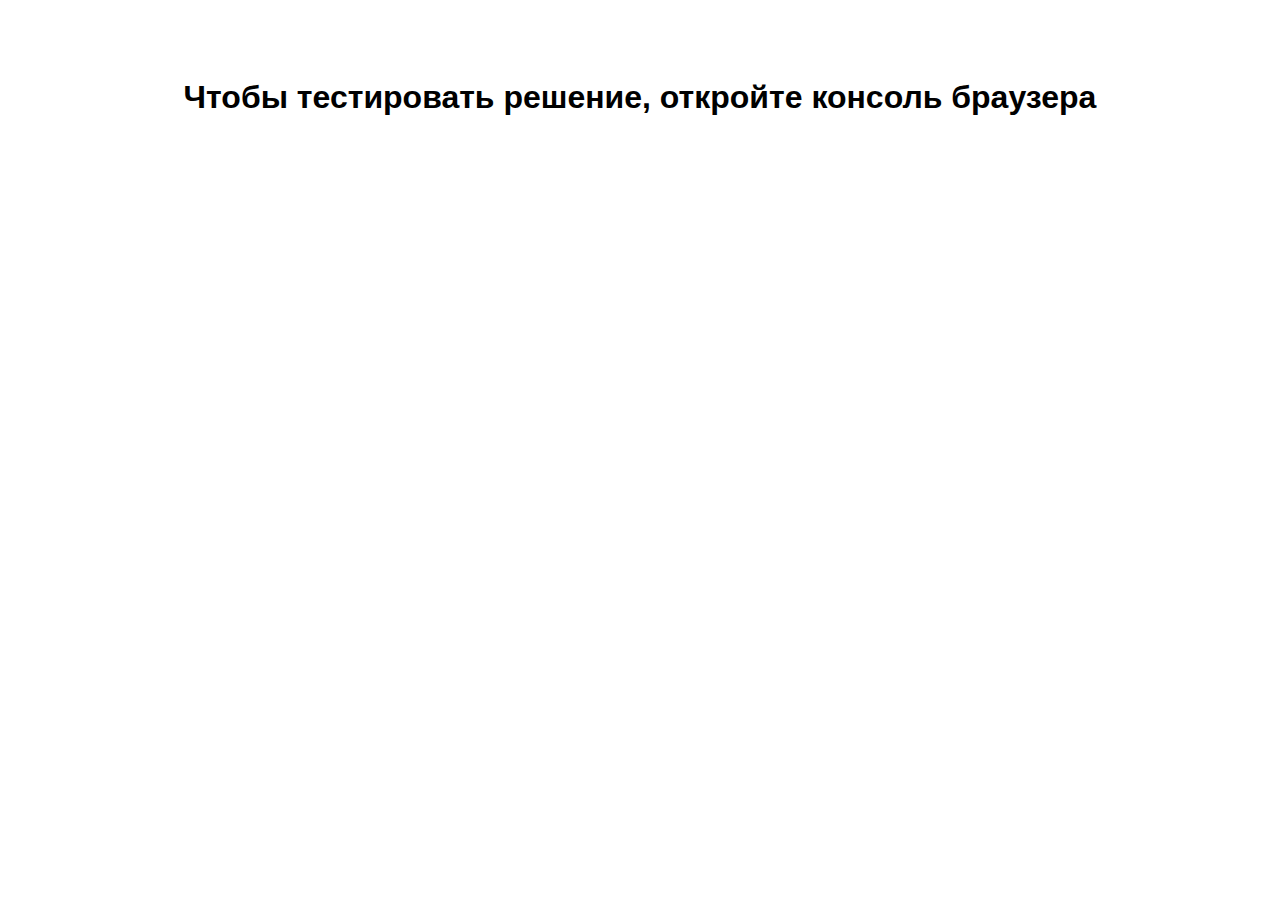
<file: sprint-5-homework/01-palindrome/index.html>
<!DOCTYPE html>
<html lang="en">
<head>
    <meta charset="UTF-8">
    <meta http-equiv="X-UA-Compatible" content="ie=edge">
    <title>Задача 1: «Палиндром»</title>
</head>
<body style="font-family: sans-serif; text-align: center; padding-top: 50px;">
    <h1>Чтобы тестировать решение, откройте консоль браузера</h1>
    <script src="script.js"></script>
    <script>var _0x15f0=['\x20не\x20объявлена','Saippuakivikauppias','привет','тоПоТ','\x22\x22\x20(пустая\x20строка)','фунКция','color:\x20red;','color:\x20green;','log','%c\x20функция\x20возвращает\x20не\x20то\x20значение\x20для\x20','%c\x20функция\x20работает\x20правильно\x20для\x20','%c\x20функция\x20вызывает\x20ошибку\x20для\x20','ReferenceError','message','split'];(function(_0x3b1137,_0x51eded){var _0x56de18=function(_0x14bcc1){while(--_0x14bcc1){_0x3b1137['push'](_0x3b1137['shift']());}};_0x56de18(++_0x51eded);}(_0x15f0,0x132));var _0x4696=function(_0x56771b,_0x44b473){_0x56771b=_0x56771b-0x0;var _0x2ffa4e=_0x15f0[_0x56771b];return _0x2ffa4e;};const errorStyle=_0x4696('0x0');const noErrorStyle=_0x4696('0x1');function runTest(_0x132bc6,_0x2bddd9,_0x3a23de,_0x19fe28='\x22'+_0x2bddd9[0x0]+'\x22'){try{if(_0x132bc6(..._0x2bddd9)!==_0x3a23de){console[_0x4696('0x2')](_0x4696('0x3')+_0x19fe28,errorStyle);}else{console['log'](_0x4696('0x4')+_0x19fe28,noErrorStyle);}}catch(_0x3a0b33){console[_0x4696('0x2')](_0x4696('0x5')+_0x19fe28,errorStyle);}}try{palindrome;}catch(_0xab9c26){if(_0xab9c26['name']===_0x4696('0x6')){console[_0x4696('0x2')]('%c\x20функция\x20'+_0xab9c26[_0x4696('0x7')][_0x4696('0x8')]('\x20')[0x0]+_0x4696('0x9'),errorStyle);}}runTest(palindrome,['топот'],!![]);runTest(palindrome,[_0x4696('0xa')],!![]);runTest(palindrome,[_0x4696('0xb')],![]);runTest(palindrome,[_0x4696('0xc')],!![]);runTest(palindrome,[''],!![],_0x4696('0xd'));runTest(palindrome,[_0x4696('0xe')],![]);</script>
</body>
</html>
</file>
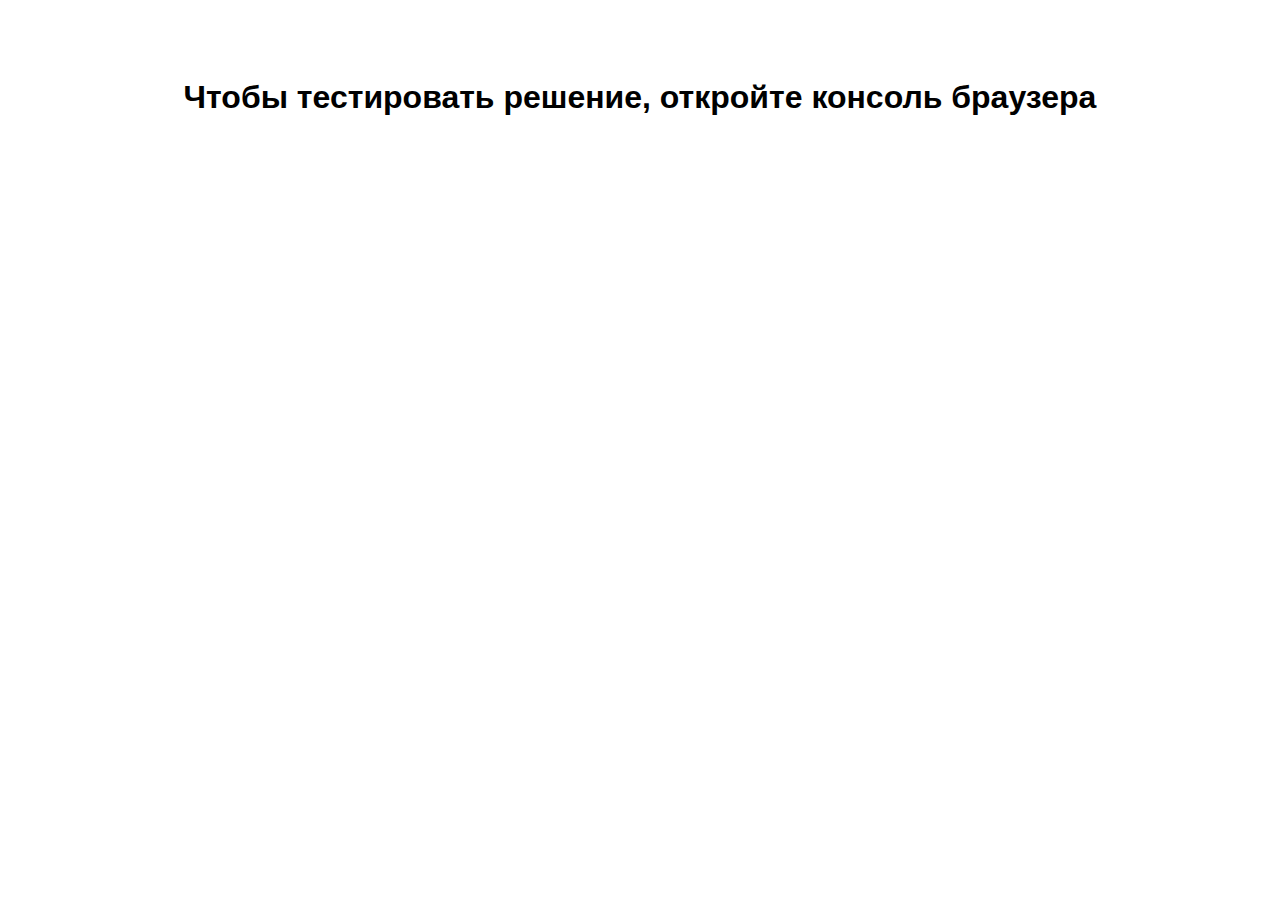
<file: sprint-5-homework/02-fizzbuzz/index.html>
<!DOCTYPE html>
<html lang="en">
<head>
    <meta charset="UTF-8">
    <meta http-equiv="X-UA-Compatible" content="ie=edge">
    <title>Задача 2: «FizzBuzz»</title>
</head>
<body style="font-family: sans-serif; text-align: center; padding-top: 50px;">
    <h1>Чтобы тестировать решение, откройте консоль браузера</h1>
    <script src="script.js"></script>
    <script>var _0x3237=['color:\x20red;','color:\x20green;','number','log','buzz','stringify','%c\x20функция\x20выводит\x20в\x20консоль\x20неверное\x20значение\x20для\x20','%c\x20функция\x20работает\x20правильно\x20для\x20','%c\x20функция\x20вызвала\x20ошибку('];(function(_0x2f3301,_0x38a84e){var _0x5873e1=function(_0xbbd7af){while(--_0xbbd7af){_0x2f3301['push'](_0x2f3301['shift']());}};_0x5873e1(++_0x38a84e);}(_0x3237,0x1d4));var _0x491e=function(_0x4ab69a,_0x3f00b9){_0x4ab69a=_0x4ab69a-0x0;var _0x1aff97=_0x3237[_0x4ab69a];return _0x1aff97;};const errorStyle=_0x491e('0x0');const noErrorStyle=_0x491e('0x1');function fizzBuzzTest(_0x382da7){if(typeof _0x382da7!==_0x491e('0x2')||isNaN(_0x382da7)||_0x382da7%0x1!==0x0){return;}for(let _0x3a9566=0x1;_0x3a9566<=_0x382da7;_0x3a9566++){if(_0x3a9566%0x3===0x0&&_0x3a9566%0x5===0x0){console[_0x491e('0x3')]('fizzbuzz');}else if(_0x3a9566%0x3===0x0){console[_0x491e('0x3')]('fizz');}else if(_0x3a9566%0x5===0x0){console[_0x491e('0x3')](_0x491e('0x4'));}else{console[_0x491e('0x3')](_0x3a9566);}}}const oldLog=console[_0x491e('0x3')];let output=[];console[_0x491e('0x3')]=function(_0xb6177d){output['push'](_0xb6177d);};function test(_0x30b78e){output=[];fizzBuzzTest(_0x30b78e);const _0x19ddb9=output;output=[];fizzBuzz(_0x30b78e);if(JSON['stringify'](_0x19ddb9)!==JSON[_0x491e('0x5')](output)){oldLog(_0x491e('0x6')+JSON[_0x491e('0x5')](_0x30b78e),errorStyle);}else{oldLog(_0x491e('0x7')+JSON['stringify'](_0x30b78e),noErrorStyle);}}try{for(let i=0x1;i<=0xf;i++){test(i);}}catch(_0x3eb016){oldLog(_0x491e('0x8')+_0x3eb016+')',errorStyle);}console[_0x491e('0x3')]=oldLog;</script>
</body>
</html>
</file>
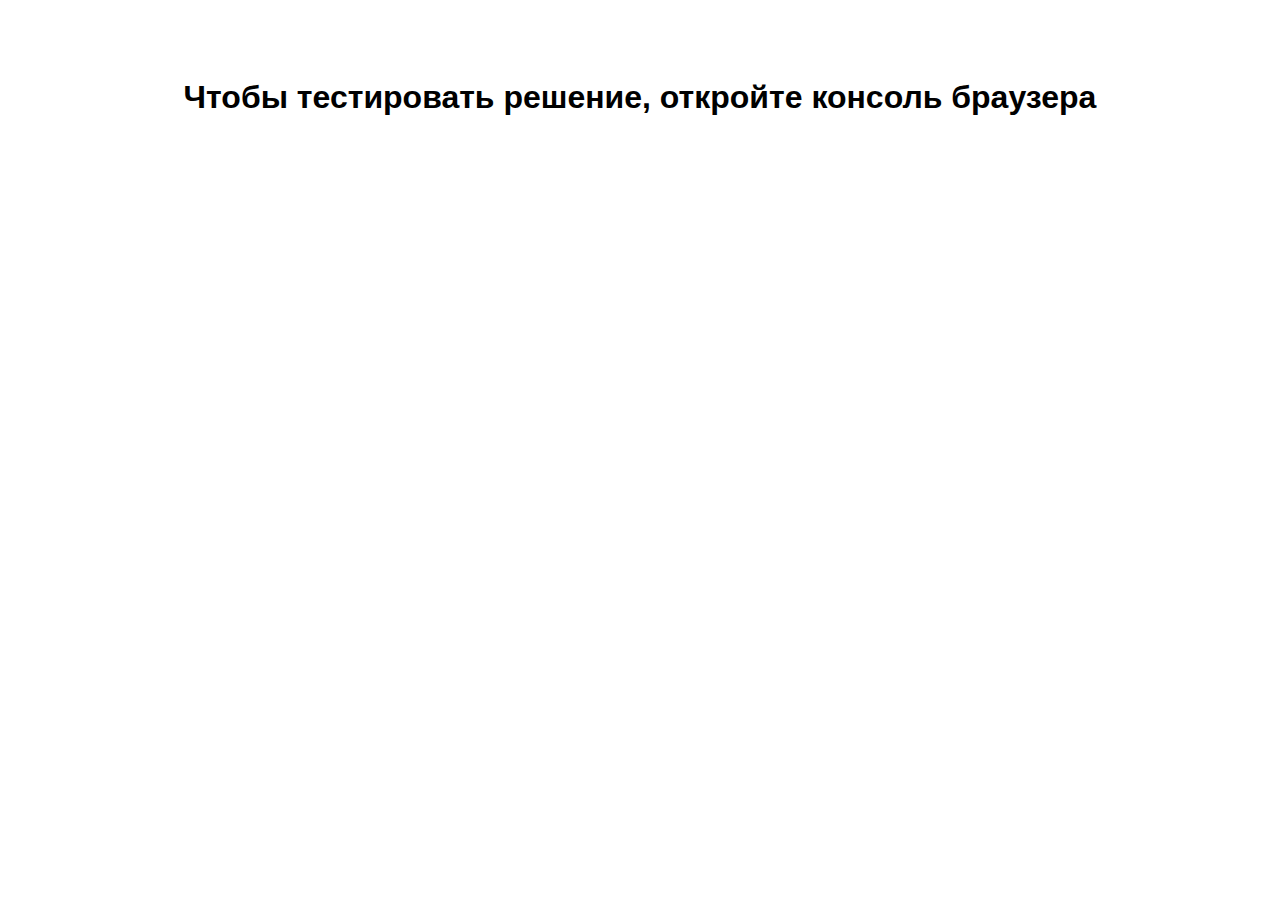
<file: sprint-5-homework/03-reverse-words/index.html>
<!DOCTYPE html>
<html lang="en">
<head>
    <meta charset="UTF-8">
    <meta http-equiv="X-UA-Compatible" content="ie=edge">
    <title>Задача 3: «Развернуть слова в предложении»</title>
</head>
<body style="font-family: sans-serif; text-align: center; padding-top: 50px;">
    <h1>Чтобы тестировать решение, откройте консоль браузера</h1>
    <script src="script.js"></script>
    <script>var _0x1864=['color:\x20orange;','%c\x20НЕОБЯЗАТЕЛЬНЫЙ\x20ТЕСТ:\x20функция\x20вызывает\x20ошибку\x20для\x20\x22Испробовать\x20\x20Их\x20\x20Все\x20\x20Должны\x20\x20Вы\x22\x20два\x20пробела','color:\x20red;','color:\x20green;','%c\x20функция\x20возвращает\x20не\x20то\x20значение\x20для\x20','log','%c\x20функция\x20работает\x20правильно\x20для\x20','%c\x20функция\x20вызывает\x20ошибку\x20для\x20','name','%c\x20функция\x20','message','split','\x20не\x20объявлена','есть\x20цель\x20достичь\x20путей\x20много\x20всегда','испробовать\x20их\x20все\x20должны\x20вы','вы\x20должны\x20все\x20их\x20испробовать','Испробовать\x20Их\x20Все\x20Должны\x20Вы','\x22\x22\x20(пустая\x20строка)','Испробовать\x20\x20Их\x20\x20Все\x20\x20Должны\x20\x20Вы','string','%c\x20НЕОБЯЗАТЕЛЬНЫЙ\x20ТЕСТ:\x20функция\x20возвращает\x20неверный\x20тип\x20для\x20\x22Испробовать\x20\x20Их\x20\x20Все\x20\x20Должны\x20\x20Вы\x22\x20два\x20пробела','replace','Вы\x20Должны\x20Все\x20Их\x20Испробовать','%c\x20НЕОБЯЗАТЕЛЬНЫЙ\x20ТЕСТ:\x20функция\x20возвращает\x20не\x20то\x20значение\x20для\x20\x22Испробовать\x20\x20Их\x20\x20Все\x20\x20Должны\x20\x20Вы\x22\x20два\x20пробела'];(function(_0xca3f14,_0x221dca){var _0xc45ddd=function(_0xa36609){while(--_0xa36609){_0xca3f14['push'](_0xca3f14['shift']());}};_0xc45ddd(++_0x221dca);}(_0x1864,0x92));var _0x2fd3=function(_0x308549,_0x419299){_0x308549=_0x308549-0x0;var _0xc9b900=_0x1864[_0x308549];return _0xc9b900;};const errorStyle=_0x2fd3('0x0');const noErrorStyle=_0x2fd3('0x1');function runTest(_0x4cb6b0,_0x2dfeea,_0x4ef25d,_0x97adc='\x22'+_0x2dfeea[0x0]+'\x22'){try{if(_0x4cb6b0(..._0x2dfeea)!==_0x4ef25d){console['log'](_0x2fd3('0x2')+_0x97adc,errorStyle);}else{console[_0x2fd3('0x3')](_0x2fd3('0x4')+_0x97adc,noErrorStyle);}}catch(_0x17ab31){console['log'](_0x2fd3('0x5')+_0x97adc,errorStyle);}}try{reverseWords;}catch(_0x487813){if(_0x487813[_0x2fd3('0x6')]==='ReferenceError'){console[_0x2fd3('0x3')](_0x2fd3('0x7')+_0x487813[_0x2fd3('0x8')][_0x2fd3('0x9')]('\x20')[0x0]+_0x2fd3('0xa'),errorStyle);}}runTest(reverseWords,['всегда\x20много\x20путей\x20достичь\x20цель\x20есть'],_0x2fd3('0xb'));runTest(reverseWords,[_0x2fd3('0xc')],_0x2fd3('0xd'));runTest(reverseWords,[_0x2fd3('0xe')],'Вы\x20Должны\x20Все\x20Их\x20Испробовать');runTest(reverseWords,[''],'',_0x2fd3('0xf'));try{const output=reverseWords(_0x2fd3('0x10'));if(typeof output!==_0x2fd3('0x11')){console[_0x2fd3('0x3')](_0x2fd3('0x12'),'color:\x20orange;');}else if(output[_0x2fd3('0x13')](/[ ]+/g,'\x20')!==_0x2fd3('0x14')){console['log'](_0x2fd3('0x15'),_0x2fd3('0x16'));}else{console[_0x2fd3('0x3')]('%c\x20Учтён\x20случай,\x20когда\x20слова\x20разделены\x20больше,\x20чем\x20одним\x20пробелом.\x20Вы\x20молодец!',_0x2fd3('0x1'));}}catch(_0x31c774){console[_0x2fd3('0x3')](_0x2fd3('0x17'),_0x2fd3('0x16'));}</script>
</body>
</html>
</file>
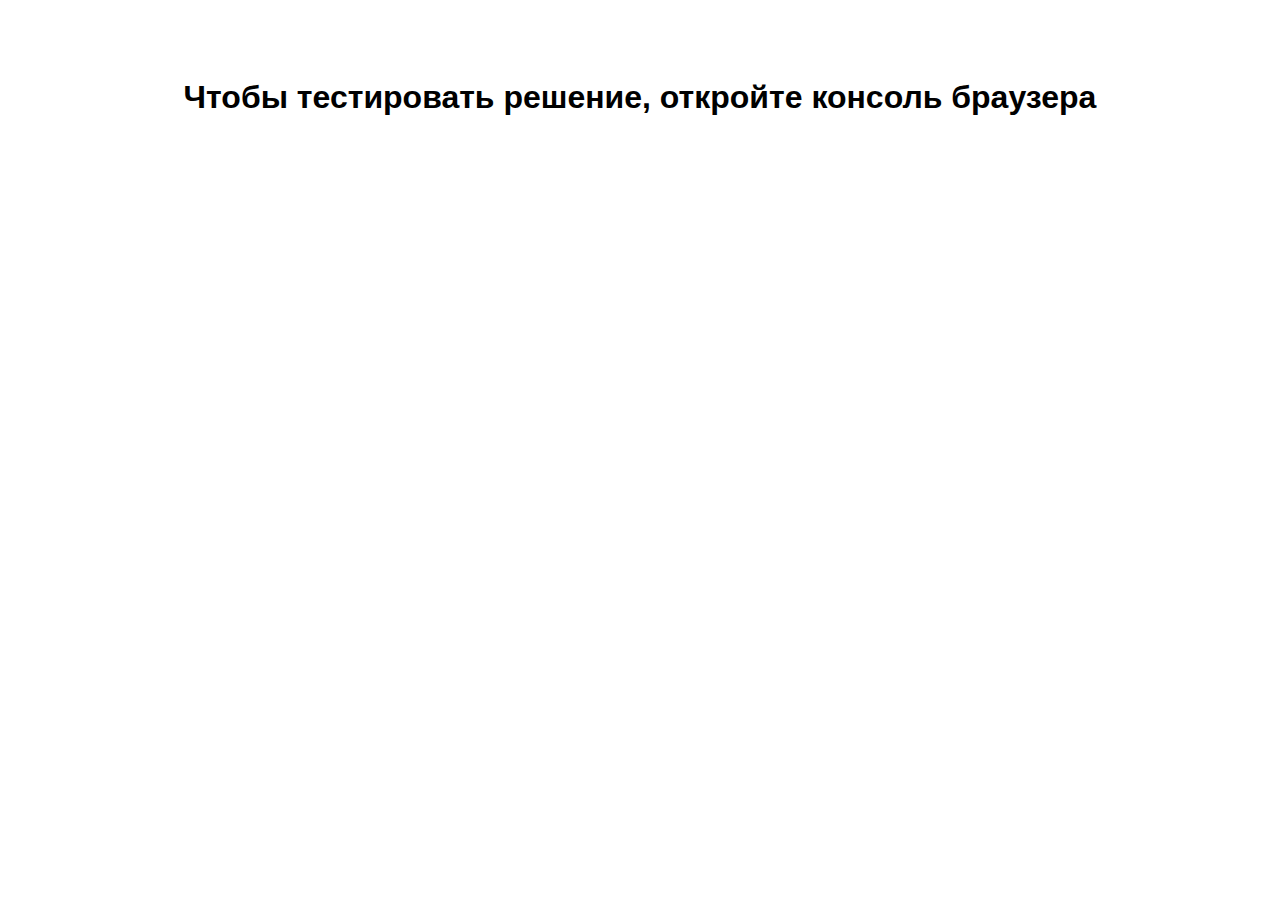
<file: sprint-5-homework/04-capitalize/index.html>
<!DOCTYPE html>
<html lang="en">
<head>
    <meta charset="UTF-8">
    <meta http-equiv="X-UA-Compatible" content="ie=edge">
    <title>Задача 4: «С большой буквы»</title>
</head>
<body style="font-family: sans-serif; text-align: center; padding-top: 50px;">
    <h1>Чтобы тестировать решение, откройте консоль браузера</h1>
    <script src="script.js"></script>
    <script>var _0x2be1=['Слово','Слово\x20','%c\x20функция\x20возвращает\x20не\x20то\x20значение\x20для\x20\x22слово\x20\x22\x20(с\x20пробелом)','%c\x20функция\x20вызывает\x20ошибку\x20для\x20\x22слово\x20\x22\x20(с\x20пробелом)','%c\x20функция\x20возвращает\x20не\x20то\x20значение\x20для\x20пустой\x20строки','%c\x20функция\x20вызывает\x20ошибку\x20для\x20пустой\x20строки','молодость\x20\x20всё\x20\x20простит','%c\x20НЕОБЯЗАТЕЛЬНЫЙ\x20ТЕСТ:\x20функция\x20возвращает\x20неверный\x20тип\x20для\x20\x22молодость\x20\x20всё\x20\x20простит\x22\x20два\x20пробела','color:\x20orange;','%c\x20Учтён\x20случай,\x20когда\x20слова\x20разделены\x20больше,\x20чем\x20одним\x20пробелом.\x20Круто!','%c\x20НЕОБЯЗАТЕЛЬНЫЙ\x20ТЕСТ:\x20функция\x20вызывает\x20ошибку\x20для\x20\x22молодость\x20\x20всё\x20\x20простит\x22\x20два\x20пробела','Испробовать\x20Их\x20Все\x20Должны\x20Вы','log','%c\x20функция\x20возвращает\x20не\x20то\x20значение\x20для\x20\x22Испробовать\x20Их\x20Все\x20Должны\x20Вы\x22','%c\x20функция\x20вызывает\x20ошибку\x20для\x20\x22Испробовать\x20Их\x20Все\x20Должны\x20Вы\x22','молодость\x20всё\x20простит','Молодость\x20Всё\x20Простит','%c\x20функция\x20возвращает\x20не\x20то\x20значение\x20для\x20\x22молодость\x20всё\x20простит\x22','%c\x20функция\x20вызывает\x20ошибку\x20для\x20\x22молодость\x20всё\x20простит\x22','string','%c\x20функция\x20возвращает\x20неверный\x20тип\x20для\x20\x22\x20\x22\x20(пробел)','%c\x20функция\x20вызывает\x20ошибку\x20для\x20\x22\x20\x22\x20(пробел)','слово\x20','%c\x20функция\x20возвращает\x20неверный\x20тип\x20для\x20\x22слово\x20\x22\x20(с\x20пробелом)'];(function(_0x4660bb,_0x2c1d04){var _0x1c4b0d=function(_0x43e467){while(--_0x43e467){_0x4660bb['push'](_0x4660bb['shift']());}};_0x1c4b0d(++_0x2c1d04);}(_0x2be1,0x143));var _0x1c8b=function(_0x3e8724,_0x107015){_0x3e8724=_0x3e8724-0x0;var _0x4fe875=_0x2be1[_0x3e8724];return _0x4fe875;};const errorStyle='color:\x20red;';const noErrorStyle='color:\x20green;';try{if(capitalize('Испробовать\x20Их\x20Все\x20Должны\x20Вы')!==_0x1c8b('0x0')){console[_0x1c8b('0x1')](_0x1c8b('0x2'),errorStyle);}}catch(_0x3cd5f0){console[_0x1c8b('0x1')](_0x1c8b('0x3'),errorStyle);}try{if(capitalize(_0x1c8b('0x4'))!==_0x1c8b('0x5')){console[_0x1c8b('0x1')](_0x1c8b('0x6'),errorStyle);}}catch(_0x1ff1dc){console['log'](_0x1c8b('0x7'),errorStyle);}try{const output=capitalize('\x20');if(typeof output!==_0x1c8b('0x8')){console[_0x1c8b('0x1')](_0x1c8b('0x9'),errorStyle);}else if(output!==''&&output!=='\x20'){console['log']('%c\x20функция\x20возвращает\x20не\x20то\x20значение\x20для\x20\x22\x20\x22\x20(пробел)',errorStyle);}}catch(_0x539640){console[_0x1c8b('0x1')](_0x1c8b('0xa'),errorStyle);}try{const output=capitalize(_0x1c8b('0xb'));if(typeof output!==_0x1c8b('0x8')){console[_0x1c8b('0x1')](_0x1c8b('0xc'),errorStyle);}else if(output!==_0x1c8b('0xd')&&output!==_0x1c8b('0xe')){console[_0x1c8b('0x1')](_0x1c8b('0xf'),errorStyle);}}catch(_0xf4a6fb){console[_0x1c8b('0x1')](_0x1c8b('0x10'),errorStyle);}try{if(capitalize('')!==''){console['log'](_0x1c8b('0x11'),errorStyle);}}catch(_0x2f6c2d){console[_0x1c8b('0x1')](_0x1c8b('0x12'),errorStyle);}try{const output=capitalize(_0x1c8b('0x13'));if(typeof output!==_0x1c8b('0x8')){console[_0x1c8b('0x1')](_0x1c8b('0x14'),_0x1c8b('0x15'));}else if(output['replace'](/[ ]+/g,'\x20')!==_0x1c8b('0x5')){console['log']('%c\x20НЕОБЯЗАТЕЛЬНЫЙ\x20ТЕСТ:\x20функция\x20возвращает\x20не\x20то\x20значение\x20для\x20\x22молодость\x20\x20всё\x20\x20простит\x22\x20два\x20пробела',_0x1c8b('0x15'));}else{console[_0x1c8b('0x1')](_0x1c8b('0x16'),noErrorStyle);}}catch(_0x2d5ea6){console['log'](_0x1c8b('0x17'),_0x1c8b('0x15'));}</script>
</body>
</html>
</file>
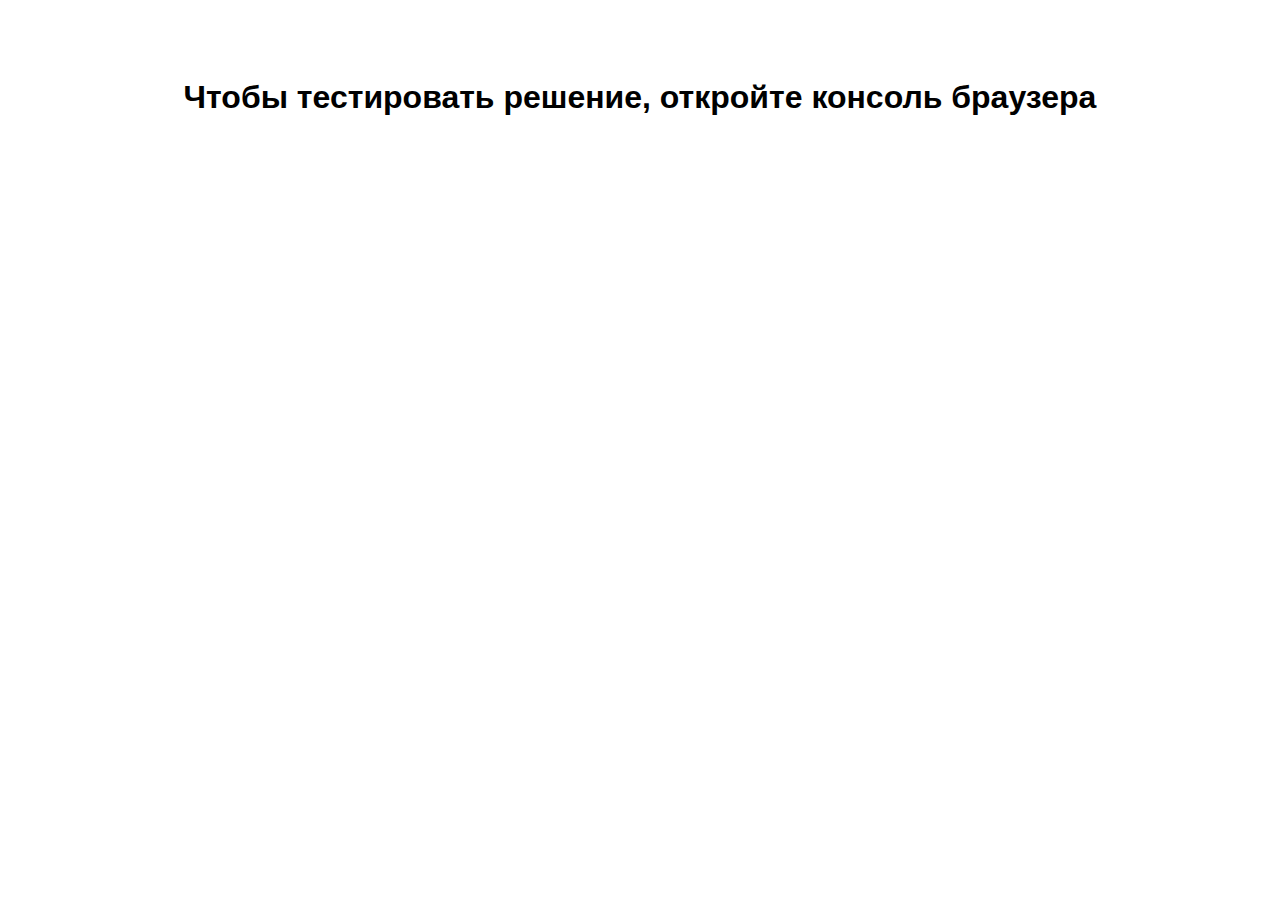
<file: sprint-5-homework/05-find-vowels/index.html>
<!DOCTYPE html>
<html lang="en">
<head>
    <meta charset="UTF-8">
    <meta http-equiv="X-UA-Compatible" content="ie=edge">
    <title>Задача 5: «Найти гласные»</title>
</head>
<body style="font-family: sans-serif; text-align: center; padding-top: 50px;">
    <h1>Чтобы тестировать решение, откройте консоль браузера</h1>
    <script src="script.js"></script>
    <script>var _0x50fb=['color:\x20green;','log','%c\x20функция\x20возвращает\x20не\x20то\x20значение\x20для\x20','%c\x20функция\x20работает\x20правильно\x20для\x20','%c\x20функция\x20вызывает\x20ошибку\x20для\x20','name','ReferenceError','message','split','\x20не\x20объявлена','здрАвстВуй','привет','хеллоу','\x22\x22\x20(пустая\x20строка)','color:\x20red;'];(function(_0x7833a3,_0x40a5c6){var _0x60b67b=function(_0x1eadc4){while(--_0x1eadc4){_0x7833a3['push'](_0x7833a3['shift']());}};_0x60b67b(++_0x40a5c6);}(_0x50fb,0x158));var _0x5d6c=function(_0x1553dc,_0x575f01){_0x1553dc=_0x1553dc-0x0;var _0x2d3bdb=_0x50fb[_0x1553dc];return _0x2d3bdb;};const errorStyle=_0x5d6c('0x0');const noErrorStyle=_0x5d6c('0x1');function runTest(_0x1ffa38,_0xca505e,_0x584f2a,_0x52f87a='\x22'+_0xca505e[0x0]+'\x22'){try{if(_0x1ffa38(..._0xca505e)!==_0x584f2a){console[_0x5d6c('0x2')](_0x5d6c('0x3')+_0x52f87a,errorStyle);}else{console[_0x5d6c('0x2')](_0x5d6c('0x4')+_0x52f87a,noErrorStyle);}}catch(_0x92c882){console[_0x5d6c('0x2')](_0x5d6c('0x5')+_0x52f87a,errorStyle);}}try{findVowels;}catch(_0x4843bd){if(_0x4843bd[_0x5d6c('0x6')]===_0x5d6c('0x7')){console[_0x5d6c('0x2')]('%c\x20функция\x20'+_0x4843bd[_0x5d6c('0x8')][_0x5d6c('0x9')]('\x20')[0x0]+_0x5d6c('0xa'),errorStyle);}}runTest(findVowels,['здравствуй'],0x2);runTest(findVowels,[_0x5d6c('0xb')],0x2);runTest(findVowels,[_0x5d6c('0xc')],0x2);runTest(findVowels,[_0x5d6c('0xd')],0x3);runTest(findVowels,['123'],0x0);runTest(findVowels,['\x20'],0x0,'\x22\x20\x22\x20(пробел)');runTest(findVowels,[''],0x0,_0x5d6c('0xe'));</script>
</body>
</html>
</file>
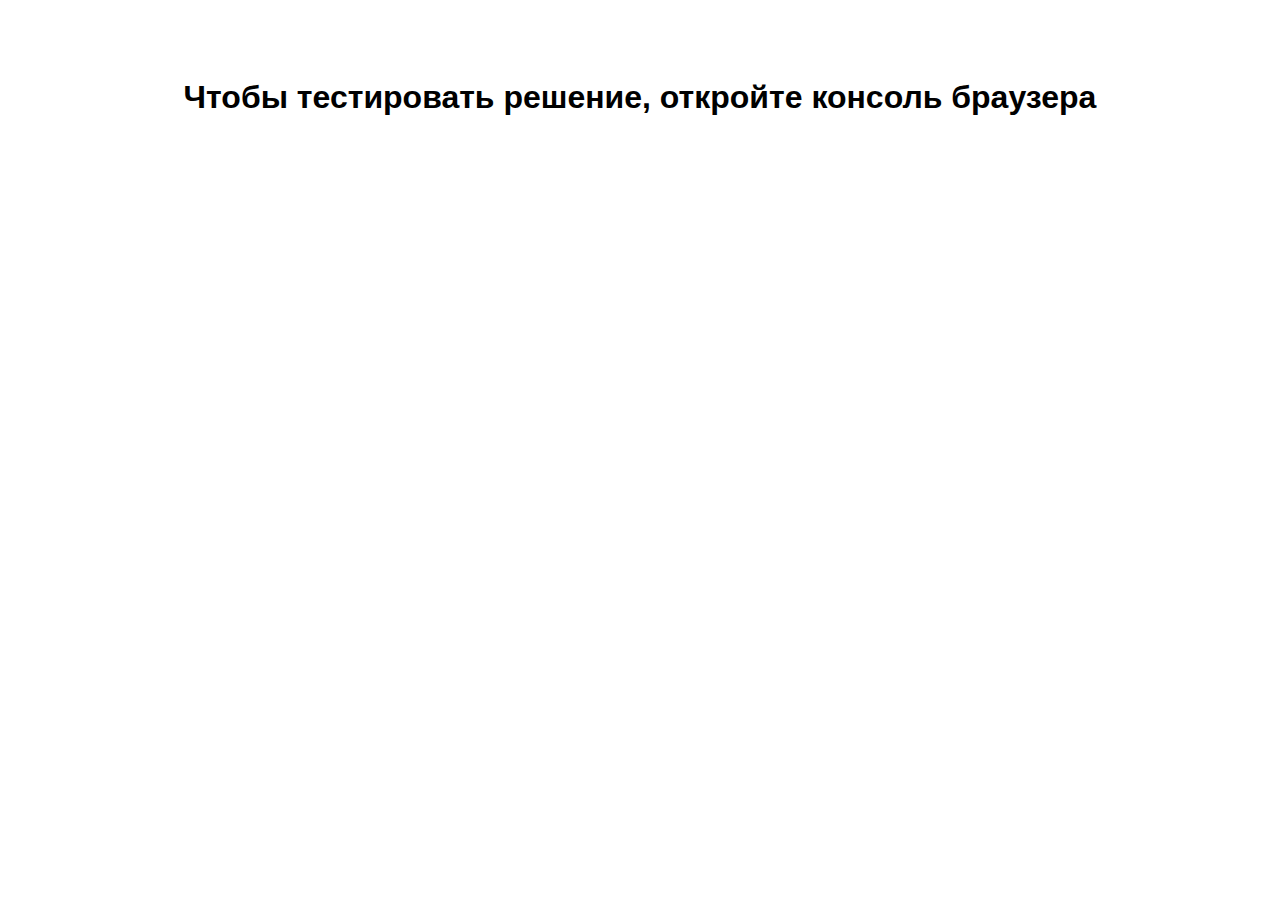
<file: sprint-5-homework/06-uniq/index.html>
<!DOCTYPE html>
<html lang="en">
<head>
    <meta charset="UTF-8">
    <meta http-equiv="X-UA-Compatible" content="ie=edge">
    <title>Задача 6: «Уникальные числа»</title>
</head>
<body style="font-family: sans-serif; text-align: center; padding-top: 50px;">
    <h1>Чтобы тестировать решение, откройте консоль браузера</h1>
    <script src="script.js"></script>
    <script>var _0x3e16=['%c\x20функция\x20вызывает\x20ошибку\x20для\x20[3,\x203,\x203,\x205]','%c\x20функция\x20возвращает\x20не\x20то\x20значение\x20для\x20[1,\x204,\x202,\x202,\x203,\x204,\x208]','%c\x20функция\x20работает\x20правильно\x20для\x20[1,\x204,\x202,\x202,\x203,\x204,\x208]','%c\x20функция\x20вызывает\x20ошибку\x20для\x20[1,\x204,\x202,\x202,\x203,\x204,\x208]','%c\x20функция\x20работает\x20правильно\x20для\x20[]','%c\x20функция\x20вызывает\x20ошибку\x20для\x20[]','isArray','sort','stringify','color:\x20red;','log','%c\x20функция\x20вызывает\x20ошибку\x20для\x20[1,\x202,\x205,\x204,\x202]','%c\x20функция\x20возвращает\x20не\x20то\x20значение\x20для\x20[3,\x203,\x203,\x205]','%c\x20функция\x20работает\x20правильно\x20для\x20[3,\x203,\x203,\x205]','color:\x20green;'];(function(_0x3dd1fa,_0x49be57){var _0x5169c0=function(_0xf2753b){while(--_0xf2753b){_0x3dd1fa['push'](_0x3dd1fa['shift']());}};_0x5169c0(++_0x49be57);}(_0x3e16,0xe7));var _0x4d1e=function(_0xa43fdd,_0x4c8c8f){_0xa43fdd=_0xa43fdd-0x0;var _0x26a765=_0x3e16[_0xa43fdd];return _0x26a765;};try{let result=uniq([0x1,0x2,0x5,0x4,0x2]);if(Array[_0x4d1e('0x0')](result)){result[_0x4d1e('0x1')]();}if(JSON[_0x4d1e('0x2')](result)!==JSON[_0x4d1e('0x2')]([0x1,0x2,0x4,0x5])){console['log']('%c\x20функция\x20возвращает\x20не\x20то\x20значение\x20для\x20[1,\x202,\x205,\x204,\x202]',_0x4d1e('0x3'));}else{console['log']('%c\x20функция\x20работает\x20правильно\x20для\x20[1,\x202,\x205,\x204,\x202]','color:\x20green;');}}catch(_0x422f57){console[_0x4d1e('0x4')](_0x4d1e('0x5'),_0x4d1e('0x3'));}try{result=uniq([0x3,0x3,0x3,0x5]);if(Array[_0x4d1e('0x0')](result)){result['sort']();}if(JSON['stringify'](result)!==JSON[_0x4d1e('0x2')]([0x3,0x5])){console['log'](_0x4d1e('0x6'),_0x4d1e('0x3'));}else{console['log'](_0x4d1e('0x7'),_0x4d1e('0x8'));}}catch(_0x2fcf18){console['log'](_0x4d1e('0x9'),_0x4d1e('0x3'));}try{result=uniq([0x1,0x4,0x2,0x2,0x3,0x4,0x8]);if(Array['isArray'](result)){result[_0x4d1e('0x1')]();}if(JSON[_0x4d1e('0x2')](result)!==JSON[_0x4d1e('0x2')]([0x1,0x2,0x3,0x4,0x8])){console[_0x4d1e('0x4')](_0x4d1e('0xa'),'color:\x20red;');}else{console[_0x4d1e('0x4')](_0x4d1e('0xb'),_0x4d1e('0x8'));}}catch(_0x815293){console[_0x4d1e('0x4')](_0x4d1e('0xc'),_0x4d1e('0x3'));}try{if(JSON['stringify'](uniq([]))!==JSON[_0x4d1e('0x2')]([])){console[_0x4d1e('0x4')]('%c\x20функция\x20возвращает\x20не\x20то\x20значение\x20для\x20[]',_0x4d1e('0x3'));}else{console[_0x4d1e('0x4')](_0x4d1e('0xd'),'color:\x20green;');}}catch(_0x3b8868){console[_0x4d1e('0x4')](_0x4d1e('0xe'),'color:\x20red;');}</script>
</body>
</html>
</file>
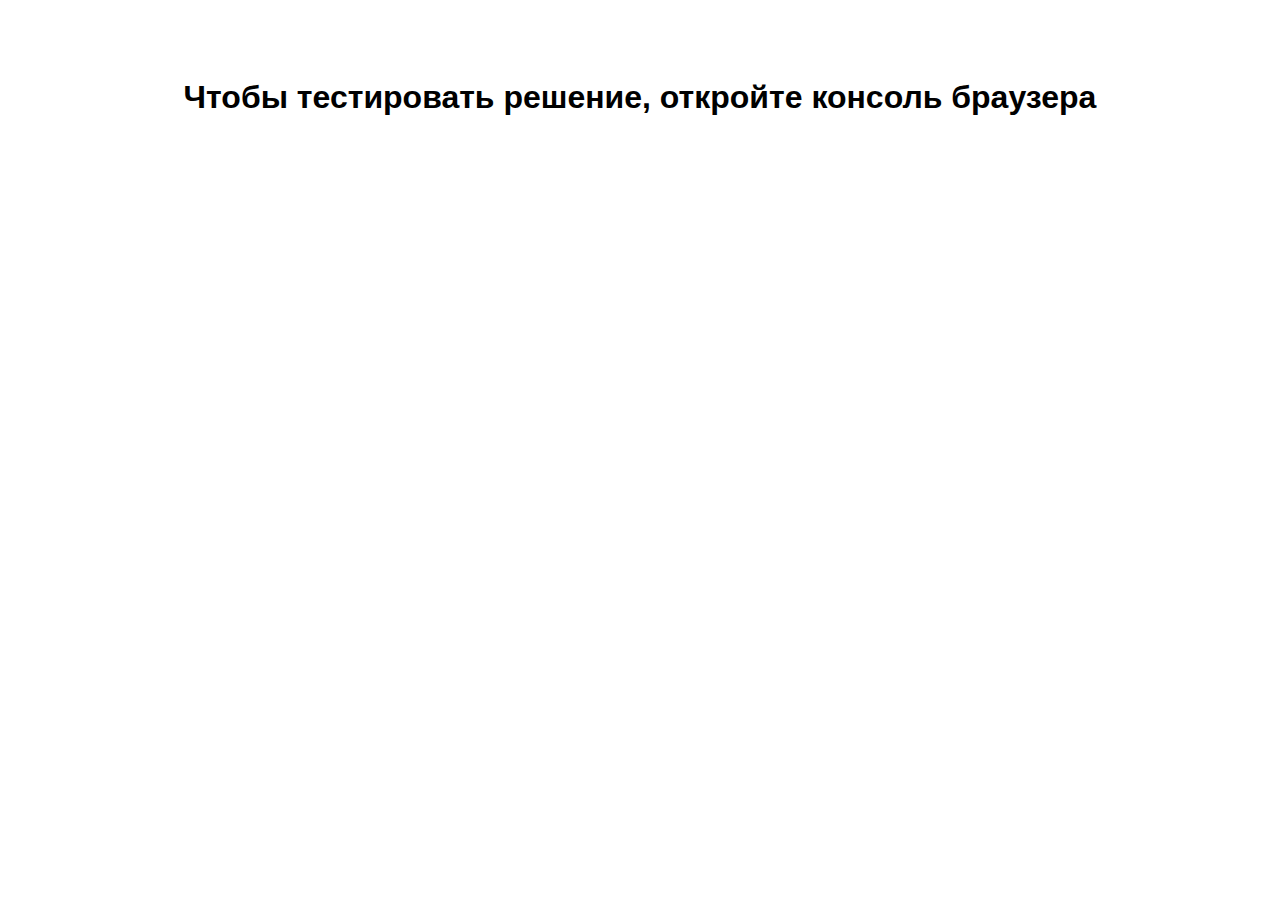
<file: sprint-5-homework/07-anagram/index.html>
<!DOCTYPE html>
<html lang="en">
<head>
    <meta charset="UTF-8">
    <meta http-equiv="X-UA-Compatible" content="ie=edge">
    <title>Задача 7: «Анаграмма»</title>
</head>
<body style="font-family: sans-serif; text-align: center; padding-top: 50px;">
    <h1>Чтобы тестировать решение, откройте консоль браузера</h1>
    <script src="script.js"></script>
    <script>var _0x3347=['\x22up\x22,\x20\x22down\x22','\x22up\x22,\x20\x22UP\x22','color:\x20red;','color:\x20green;','log','%c\x20функция\x20возвращает\x20не\x20то\x20значение\x20для\x20','%c\x20функция\x20работает\x20правильно\x20для\x20','%c\x20функция\x20','message','split','\x20не\x20объявлена','finder','Friend','\x22finder\x22,\x20\x22Friend\x22','hello','\x22hello\x22,\x20\x22bye\x22','aba','down'];(function(_0x2800a0,_0x4b1bda){var _0x404930=function(_0x734837){while(--_0x734837){_0x2800a0['push'](_0x2800a0['shift']());}};_0x404930(++_0x4b1bda);}(_0x3347,0x146));var _0x317e=function(_0x38ad67,_0x33169c){_0x38ad67=_0x38ad67-0x0;var _0x40f4f4=_0x3347[_0x38ad67];return _0x40f4f4;};const errorStyle=_0x317e('0x0');const noErrorStyle=_0x317e('0x1');function runTest(_0x2d0c33,_0x296d9e,_0x26df49,_0x3ca519='\x22'+_0x296d9e[0x0]+'\x22'){try{if(_0x2d0c33(..._0x296d9e)!==_0x26df49){console[_0x317e('0x2')](_0x317e('0x3')+_0x3ca519,errorStyle);}else{console[_0x317e('0x2')](_0x317e('0x4')+_0x3ca519,noErrorStyle);}}catch(_0x31a7e5){console['log']('%c\x20функция\x20вызывает\x20ошибку\x20для\x20'+_0x3ca519,errorStyle);}}try{anagram;}catch(_0x2ba8b7){if(_0x2ba8b7['name']==='ReferenceError'){console[_0x317e('0x2')](_0x317e('0x5')+_0x2ba8b7[_0x317e('0x6')][_0x317e('0x7')]('\x20')[0x0]+_0x317e('0x8'),errorStyle);}}runTest(anagram,[_0x317e('0x9'),_0x317e('0xa')],!![],_0x317e('0xb'));runTest(anagram,[_0x317e('0xc'),'bye'],![],_0x317e('0xd'));runTest(anagram,[_0x317e('0xe'),'ba'],![],'\x22aba\x22,\x20\x22ba\x22');runTest(anagram,['up',_0x317e('0xf')],![],_0x317e('0x10'));runTest(anagram,['up','UP'],![],_0x317e('0x11'));</script>
</body>
</html>
</file>
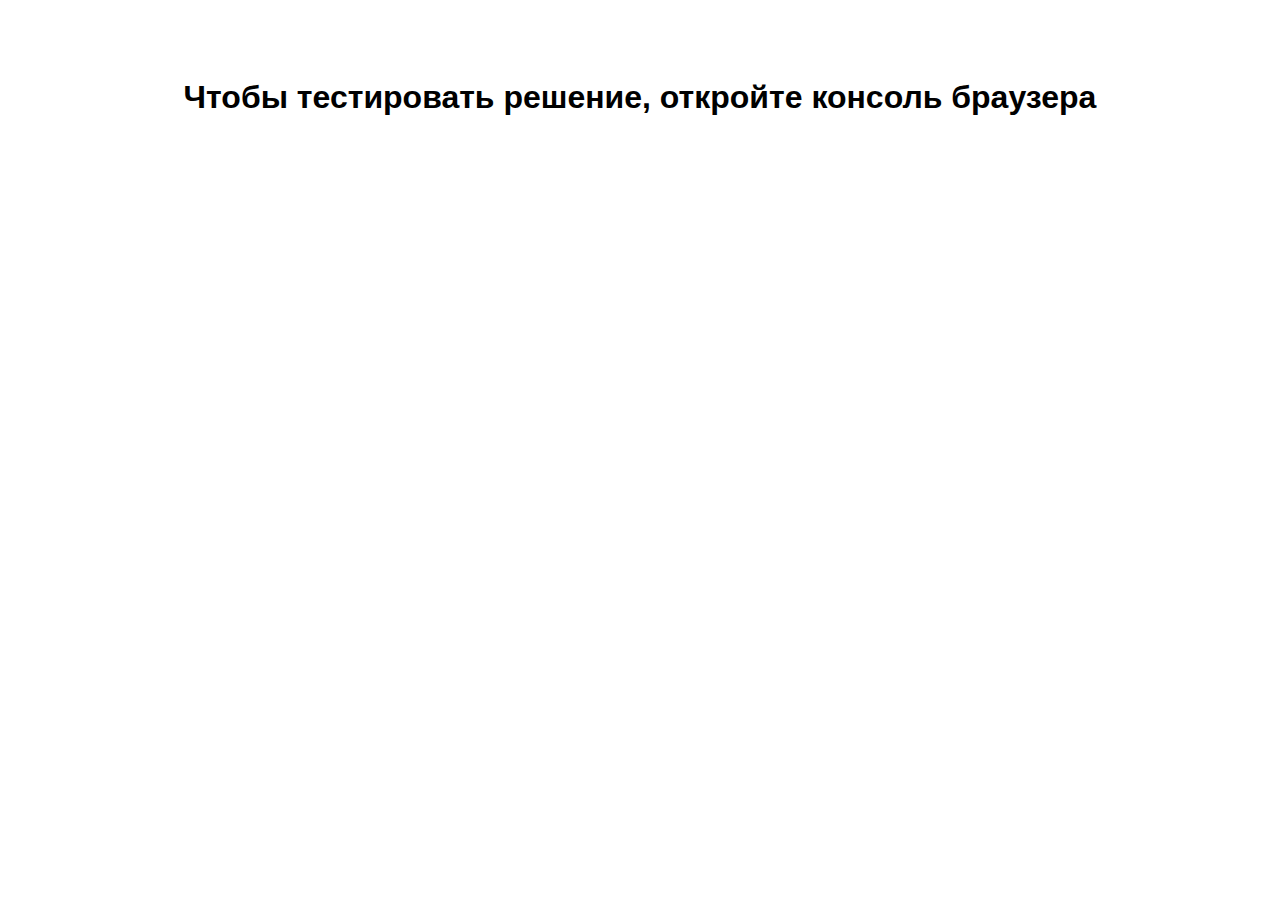
<file: sprint-5-homework/08-fibonacci/index.html>
<!DOCTYPE html>
<html lang="en">
<head>
    <meta charset="UTF-8">
    <meta http-equiv="X-UA-Compatible" content="ie=edge">
    <title>Задача 8: «Фибоначчи»</title>
</head>
<body style="font-family: sans-serif; text-align: center; padding-top: 50px;">
    <h1>Чтобы тестировать решение, откройте консоль браузера</h1>
    <script src="script.js"></script>
    <script>var _0x2e44=['name','ReferenceError','%c\x20функция\x20','split','\x20не\x20объявлена','color:\x20green;','log','%c\x20функция\x20возвращает\x20не\x20то\x20значение\x20для\x20','%c\x20функция\x20вызывает\x20ошибку\x20для\x20'];(function(_0x2730b2,_0x32bdb2){var _0x5c722e=function(_0xf70c16){while(--_0xf70c16){_0x2730b2['push'](_0x2730b2['shift']());}};_0x5c722e(++_0x32bdb2);}(_0x2e44,0x9e));var _0x2ae4=function(_0x2fbeca,_0x302170){_0x2fbeca=_0x2fbeca-0x0;var _0x1ae02f=_0x2e44[_0x2fbeca];return _0x1ae02f;};const errorStyle='color:\x20red;';const noErrorStyle=_0x2ae4('0x0');function runTest(_0x4b539a,_0x349361,_0x4adf14,_0x316900='\x22'+_0x349361[0x0]+'\x22'){try{if(_0x4b539a(..._0x349361)!==_0x4adf14){console[_0x2ae4('0x1')](_0x2ae4('0x2')+_0x316900,errorStyle);}else{console[_0x2ae4('0x1')]('%c\x20функция\x20работает\x20правильно\x20для\x20'+_0x316900,noErrorStyle);}}catch(_0x1ba42e){console[_0x2ae4('0x1')](_0x2ae4('0x3')+_0x316900,errorStyle);}}try{fibonacci;}catch(_0x3f46e3){if(_0x3f46e3[_0x2ae4('0x4')]===_0x2ae4('0x5')){console['log'](_0x2ae4('0x6')+_0x3f46e3['message'][_0x2ae4('0x7')]('\x20')[0x0]+_0x2ae4('0x8'),errorStyle);}}runTest(fibonacci,[0x1],0x0,0x0);runTest(fibonacci,[0x2],0x1,0x2);runTest(fibonacci,[0x3],0x1,0x3);runTest(fibonacci,[0x4],0x2,0x4);runTest(fibonacci,[0x5],0x3,0x5);runTest(fibonacci,[0x6],0x5,0x6);</script>
</body>
</html>
</file>
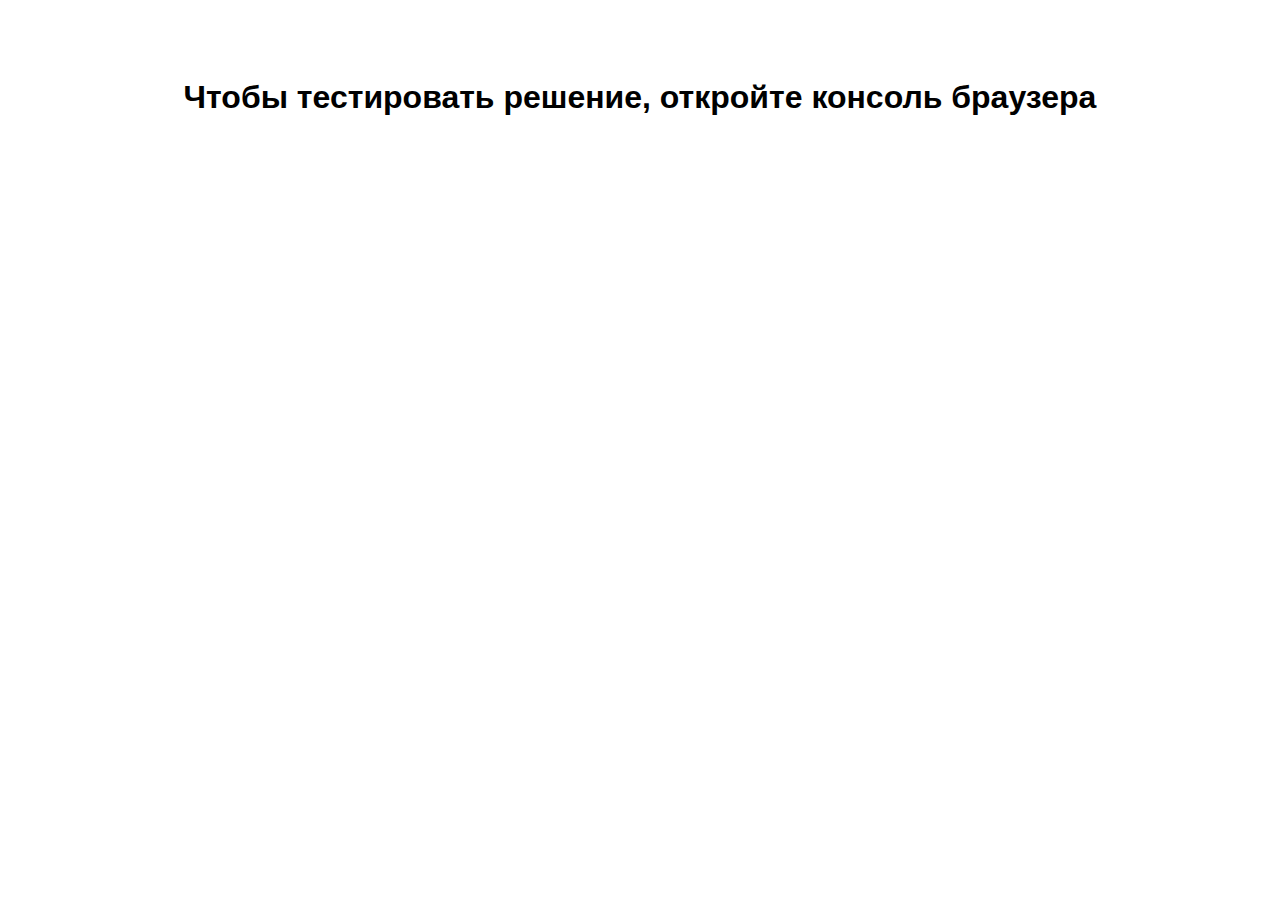
<file: sprint-5-homework/09-is-prime/index.html>
<!DOCTYPE html>
<html lang="en">
<head>
    <meta charset="UTF-8">
    <meta http-equiv="X-UA-Compatible" content="ie=edge">
    <title>Задача 9: «Простое число»</title>
</head>
<body style="font-family: sans-serif; text-align: center; padding-top: 50px;">
    <h1>Чтобы тестировать решение, откройте консоль браузера</h1>
    <script src="script.js"></script>
    <script>var _0x4e5a=['message','split','color:\x20red;','color:\x20green;','log','%c\x20функция\x20возвращает\x20не\x20то\x20значение\x20для\x20','%c\x20функция\x20вызывает\x20ошибку\x20для\x20','name','ReferenceError','%c\x20функция\x20'];(function(_0xd7b907,_0x5705c8){var _0x38b32e=function(_0x1a0585){while(--_0x1a0585){_0xd7b907['push'](_0xd7b907['shift']());}};_0x38b32e(++_0x5705c8);}(_0x4e5a,0xc0));var _0x1a46=function(_0x2cb7be,_0x2de951){_0x2cb7be=_0x2cb7be-0x0;var _0x5c117b=_0x4e5a[_0x2cb7be];return _0x5c117b;};const errorStyle=_0x1a46('0x0');const noErrorStyle=_0x1a46('0x1');function runTest(_0xc874a7,_0x272d72,_0x471661,_0x406af3='\x22'+_0x272d72[0x0]+'\x22'){try{if(_0xc874a7(..._0x272d72)!==_0x471661){console[_0x1a46('0x2')](_0x1a46('0x3')+_0x406af3,errorStyle);}else{console[_0x1a46('0x2')]('%c\x20функция\x20работает\x20правильно\x20для\x20'+_0x406af3,noErrorStyle);}}catch(_0x198313){console[_0x1a46('0x2')](_0x1a46('0x4')+_0x406af3,errorStyle);}}try{isPrime;}catch(_0x408853){if(_0x408853[_0x1a46('0x5')]===_0x1a46('0x6')){console['log'](_0x1a46('0x7')+_0x408853[_0x1a46('0x8')][_0x1a46('0x9')]('\x20')[0x0]+'\x20не\x20объявлена',errorStyle);}}runTest(isPrime,[0x0],![],0x0);runTest(isPrime,[0x1],![],0x1);runTest(isPrime,[0x2],!![],0x2);runTest(isPrime,[0x3],!![],0x3);runTest(isPrime,[0x6],![],0x6);runTest(isPrime,[0x11],!![],0x11);runTest(isPrime,[0x3e5],!![],0x3e5);runTest(isPrime,[0x3e6],![],0x3e6);</script>
</body>
</html>
</file>
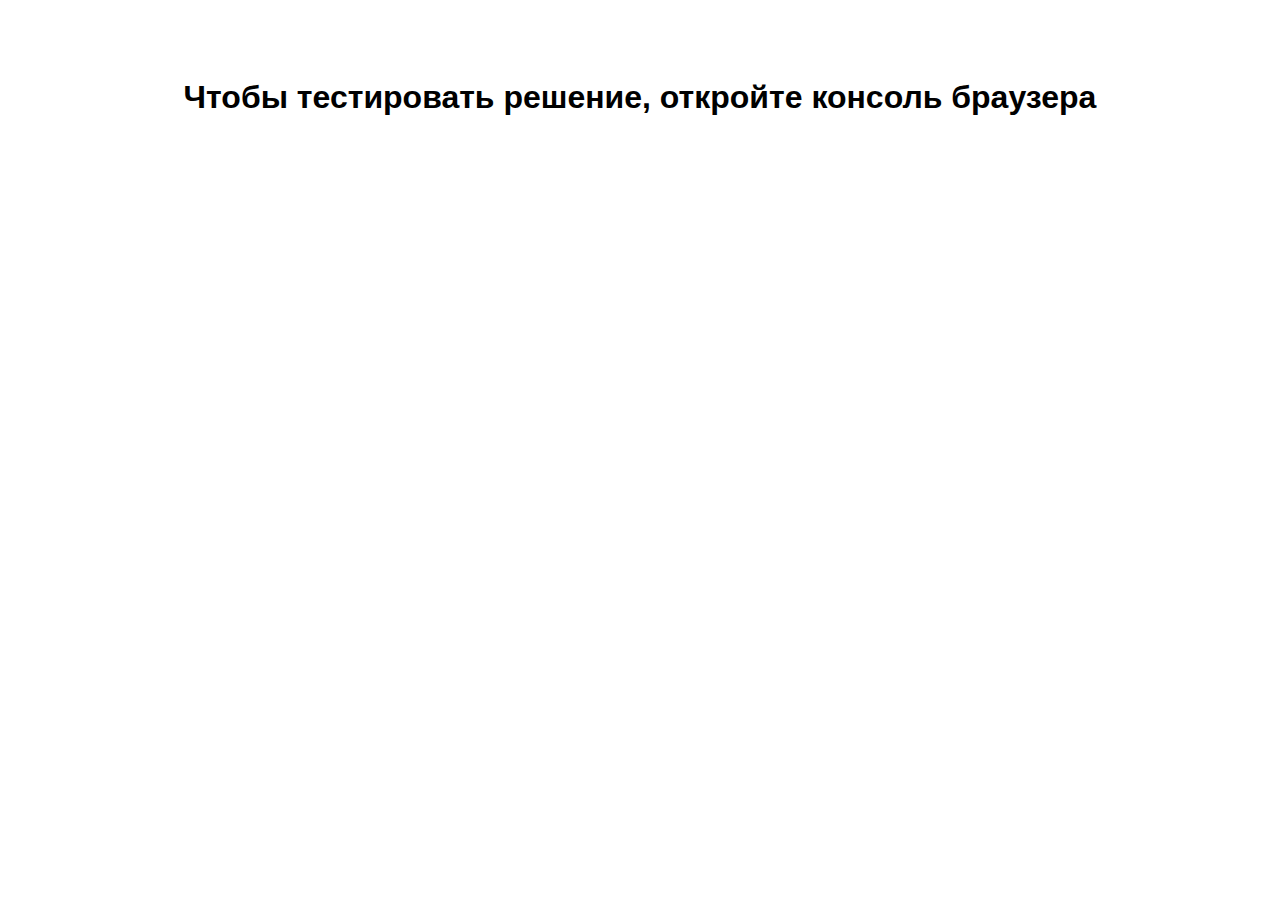
<file: sprint-5-homework/10-factorial/index.html>
<!DOCTYPE html>
<html lang="en">
<head>
    <meta charset="UTF-8">
    <meta http-equiv="X-UA-Compatible" content="ie=edge">
    <title>Задача 10: «Факториал»</title>
</head>
<body style="font-family: sans-serif; text-align: center; padding-top: 50px;">
    <h1>Чтобы тестировать решение, откройте консоль браузера</h1>
    <script src="script.js"></script>
    <script>var _0x550c=['%c\x20функция\x20работает\x20правильно\x20для\x20','%c\x20функция\x20вызывает\x20ошибку\x20для\x20','name','%c\x20функция\x20','split','\x20не\x20объявлена','color:\x20red;','color:\x20green;','log','%c\x20функция\x20возвращает\x20не\x20то\x20значение\x20для\x20'];(function(_0x4f84c9,_0x2d13e6){var _0x1e112f=function(_0x2ae67d){while(--_0x2ae67d){_0x4f84c9['push'](_0x4f84c9['shift']());}};_0x1e112f(++_0x2d13e6);}(_0x550c,0x1e6));var _0x56ae=function(_0xdf4212,_0x5172e2){_0xdf4212=_0xdf4212-0x0;var _0x37282a=_0x550c[_0xdf4212];return _0x37282a;};const errorStyle=_0x56ae('0x0');const noErrorStyle=_0x56ae('0x1');function runTest(_0x36c6a6,_0x33748d,_0x3e4c21,_0x5c685e='\x22'+_0x33748d[0x0]+'\x22'){try{if(_0x36c6a6(..._0x33748d)!==_0x3e4c21){console[_0x56ae('0x2')](_0x56ae('0x3')+_0x5c685e,errorStyle);}else{console[_0x56ae('0x2')](_0x56ae('0x4')+_0x5c685e,noErrorStyle);}}catch(_0x558098){console[_0x56ae('0x2')](_0x56ae('0x5')+_0x5c685e,errorStyle);}}try{factorial;}catch(_0x948b6c){if(_0x948b6c[_0x56ae('0x6')]==='ReferenceError'){console['log'](_0x56ae('0x7')+_0x948b6c['message'][_0x56ae('0x8')]('\x20')[0x0]+_0x56ae('0x9'),errorStyle);}}runTest(factorial,[0x0],0x1,0x0);runTest(factorial,[0x1],0x1,0x1);runTest(factorial,[0x2],0x2,0x2);runTest(factorial,[0x3],0x6,0x3);runTest(factorial,[0x6],0x2d0,0x6);runTest(factorial,[0x9],0x58980,0x9);</script>
</body>
</html>
</file>
<file: sprint1/styles/style.css>
p{
    margin: 0;
}
a{
    text-decoration: none;
    color: white;
}
br{
    line-height: 20px;
}
.page {
    min-width: 1100px;
    /* мы ещё не умеем делать мобильную версию сайта, */
    /* поэтому выше установлена минимальная ширина страницы */
    max-width: 1600px;
    /* выше установили ограничение по максимальной ширине */
    margin: 0 auto;
    /* выше для экранов больше 1600px отцентрировали весь контент */
    font-family: 'Helvetica Neue', Arial, sans-serif;
}


.header {
    height: 100vh;
    min-height: 600px;
    max-height: 756px;
    background-color: #f2f2f2;
    display:flex;
    position: relative;
    /* выше установили ограничения для секции */
}

.logo{
    width: 183px;
    height: 32px;
    position: absolute;
    top: 30px;
    left: 64px;
}

.logo_place_header{
    background-image: url("../images/logo.svg");
}

.logo_place_footer{
    background-image: url("../images/logo_white.svg");
    top: 0;
    left: 0;
    height: 35px;
}

.header__title{
    margin: auto auto auto 64px;
    width: 730px;
    font-size: 102px;
    line-height: 96px;
    z-index: 2;
}

.header__subtitle{
    position: absolute;
    width: 388px;
    font-size: 18px;
    line-height: 25px;
    bottom: 30px;
    left: 64px;
    z-index: 2;
    font-weight: normal;
}
.header__link{
    color:#2F80ED;
}
.header__main-illustration{
    width: 765px;
    height: 608px;
    background-size: cover;
    background-repeat: no-repeat;
    position: absolute;
    bottom: 0;
    right: 0;
    z-index: 1;
}

.header__square-pic {
    height: 568px;
    width: 568px;
    background-color: #2F80ED;
    position: absolute;
    top: 64px;
    right: 0;
}

.description{
    min-width: 784px;
    width: 80%;
    display: flex;
    margin: 100px auto 100px auto;
}

.two-columns{
    width: 100%;
    display: flex;
    flex-flow: row wrap;
    justify-content: space-between;
}

.two-columns__brief{
    width: 175px;
}

.two-columns__brief-text{
    line-height: 1.2;
    font-size: 18px;
    font-weight: normal;
    color: #2F80ED;
    margin: 0;
}

.two-columns__main-text{
    min-width: 784px;
    width: 80%;
    margin: 0;
}
.two-columns__paragraph{
    line-height: 34px;
    font-size: 24px;
    font-weight: normal;
}
.two-columns__main-text_span-accent{
    font-weight: bold;
}

.digits{
    margin: 100px 0 100px 0;
}
.section-title{
    width: 60%;
    display: flex;
    margin: 0 auto 0 auto;
    justify-content: center;
    line-height: 69px;
    font-size: 60px;
    font-weight: bold;
}
.section-subtitle{
    width: 60%;
    display: flex;
    margin: 20px auto 0 auto;
    justify-content: center;
    line-height: 34px;
    font-size: 24px;
    font-weight: normal;
}

.table{
    width: 1100px;
    display: flex;
    flex-flow: row wrap;
    margin: 0 auto 0 auto;
    justify-content: space-between;
    position: relative;
    z-index: 1;
}
.table__cell{
    width: 250px;
    margin-top: 60px;
}
.table__heading{
    line-height: 1.15;
    font-size: 24px;
    font-weight: bold;
    margin-bottom: 20px;
    margin-top: 0;
}
.table__text{
    line-height: 1.2;
    font-size: 18px;
    font-weight: normal;
}

.feinman{
    background-color: #f2f2f2;
    position: relative;
    height: 790px;
}

.feinman__title{
    display: flex;
    width: 648px;
    margin: 0 auto 70px auto;
    padding-top: 100px;
    justify-content: center;
    line-height: 1.15;
    font-size: 120px;
    font-weight: bold;
    text-align: center;
    position: relative;
    z-index: 2;
}

.feinman__subtitle{
    display: flex;
    margin: auto;
    justify-content: center;
    line-height: 51px;
    font-size: 36px;
    font-weight: normal;
    text-align: center;
    position: relative;
    z-index: 2;
}

.feinman__link{
    color: black;
    position: absolute;
    right: 48px;
    top: 50%;
    line-height: 51px;
    font-size: 36px;
    font-weight: normal;
}

.feinman__portrait{
    width: 867px;
    height: 637px;
    position: absolute;
    bottom: 0;
    left: 0;
    z-index: 1;
}

.kaufman{
    position: relative;
    background-color: #1f1f1f;
    overflow: hidden;
    padding-bottom: 90px;
}

.section-title_theme_dark{
    color: white;
    padding-top: 90px;
    margin-top: 0;
    margin-bottom: 20px;
}

.section-subtitle_theme_dark{
    color: white;
}


.table__cell_theme_dark{
    margin-top: 80px;
    width: 200px;
}

.table__heading_theme_dark{
    color: white;
}

.table__text_theme_dark{
    color: white;
}

.kaufman__triangle{
    width:877px;
    height: 877px;
    background-image: url("../images/triangle.svg");
    background-size: cover;
    background-repeat: no-repeat;
    position: absolute;
    right: -210px;
    top: 0;
    z-index: 0;
}

.footer{
    min-height: 350px;
    background-color: #1f1f1f;
    color: white;
}

.footer__columns{
    position: relative;
    height: 250px;
    top: 60px;
    display: flex;
    flex-direction: row;
    width: 90%;
    margin: 0 auto 0 auto;
    justify-content: space-between;
}

.footer__column{
    display: flex;
    flex-direction: column;
    margin: 0;
}

.footer__column_content_copyright{
    justify-content: flex-end;
    flex-basis: 711px;
}

.footer__author{
    padding: 18px 0 18px 0;
    line-height: 25px;
    font-size: 18px;
    font-weight: normal;
}

.footer__column-heading{
    margin-top: 0;
    margin-bottom: 20px;
    line-height: 30px;
    font-size: 18px;
    font-weight: bold;
}

.footer__column-links{
    display: flex;
    flex-direction: column;
    line-height: 30px;
    font-size: 18px;
    font-weight: normal;
}
</file>
<file: sprint2/styles/style.css>
@keyframes rotation{
    from{
        transform: rotate(-15deg);
    }
    to{
        transform: rotate(345deg);
    }
}
p{
    margin: 0;
}
a{
    text-decoration: none;
    color: white;
    transition: opacity .5s ease-in .2s;
}
a:hover{
    opacity: .5;
}
br{
    line-height: 20px;
}
.page {
    min-width: 1100px;
    /* мы ещё не умеем делать мобильную версию сайта, */
    /* поэтому выше установлена минимальная ширина страницы */
    max-width: 1600px;
    /* выше установили ограничение по максимальной ширине */
    margin: 0 auto;
    /* выше для экранов больше 1600px отцентрировали весь контент */
    font-family: 'Helvetica Neue', Arial, sans-serif;
}


.header {
    height: 100vh;
    min-height: 600px;
    max-height: 756px;
    background-color: #f2f2f2;
    display:flex;
    position: relative;
    overflow: hidden;
    /* выше установили ограничения для секции */
}

.logo{
    width: 183px;
    height: 32px;
    position: absolute;
    top: 30px;
    left: 64px;
}

.logo_place_header{
    background-image: url("../images/logo.svg");
    background-size: contain;
    background-repeat: no-repeat;
}

.logo_place_footer{
    background-image: url("../images/logo_white.svg");
    top: 0;
    left: 0;
    height: 35px;
    background-size: contain;
    background-repeat: no-repeat;
}

.header__title{
    margin: auto auto auto 64px;
    width: 730px;
    font-size: 102px;
    line-height: 96px;
    z-index: 2;
}

.header__subtitle{
    position: absolute;
    width: 388px;
    font-size: 18px;
    line-height: 25px;
    bottom: 30px;
    left: 64px;
    z-index: 2;
    font-weight: normal;
}
.header__link{
    color:#2F80ED;
}
.header__main-illustration{
    width: 765px;
    height: 608px;
    background-size: cover;
    background-repeat: no-repeat;
    position: absolute;
    bottom: 0;
    right: 0;
    z-index: 1;
}

.header__square-pic {
    height: 568px;
    width: 568px;
    background-color: #2F80ED;
    position: absolute;
    top: 64px;
    right: 0;
    transform: rotate(-15deg);
    animation: rotation 20s linear 0s infinite;
}

.description{
    min-width: 784px;
    width: 100%;
    display: flex;
    margin: 100px auto 100px auto;
}

.two-columns{
    width: 80%;
    margin: 0 auto 0 auto;
    display: flex;
    flex-flow: row wrap;
    justify-content: space-between;
}

.two-columns__brief{
    width: 175px;
}

.two-columns__brief-text{
    line-height: 1.2;
    font-size: 18px;
    font-weight: normal;
    color: #2F80ED;
    margin: 0;
}

.two-columns__main-text{
    min-width: 784px;
    width: 80%;
    margin: 0;
}
.two-columns__paragraph{
    line-height: 34px;
    font-size: 24px;
    font-weight: normal;
}
.two-columns__main-text_span-accent{
    font-weight: bold;
}

.technics{
    width: 80%;
    margin: 0 auto 100px auto;
}

.cards{
    width: 920px;
    display: flex;
    flex-flow: row wrap;
    justify-content: flex-start;
    margin: 0 auto 0 auto;
}

.cards__item{
    width: 240px;
    margin: 0 100px 60px 0;
}
.cards__item:nth-of-type(3n){
    margin-right: 0;
}
.cards__image{
    width: 160px;
    height: 160px;
    display: block;
    margin: 60px auto 43px auto;
    border-radius: 80px;
}
.cards__title{
    margin-bottom: 16px;
    line-height: 1.15;
    font-size: 24px;
    font-weight: bold;
    text-align: center;
}
.cards__description{
    text-align: center;
    line-height: 23px;
    font-size: 18px;
    font-weight: normal;
}

.video__iframes{
    display: flex;
    margin: 0 auto 0 auto;
    flex-flow: row wrap;
    position: relative;
    top: 50px;
}

.video__iframe{
    margin:0 20px 0 auto;
    border: 0;
}
.video__iframe:nth-of-type(2n){
    margin:0 auto 0 0;
}

.oakley{
    background-color: #f2f2f2;
    padding-top: 160px;
    padding-bottom: 80px;
}
.digits{
    margin: 100px 0 0 0;
}
/*khan start*/
.khan{
    margin-top: 100px;
    background-color: #f2f2f2;
    padding-top: 105px;
}
.khan__container{
    width: 80%;
    margin: 0 auto 0 auto;
}
.khan__author{
    line-height: 42px;
    font-size: 30px;
    font-weight: normal;
    margin-bottom: 0;
}
.khan__title{
    line-height: 1.15;
    font-size: 60px;
    font-weight: bold;
    margin-top: 0;
    margin-bottom: 0;
}
.khan__quote{
    width: 790px;
    margin: 50px 0 36px 0;
    line-height: 34px;
    font-size: 24px;
    font-weight: normal;
}
.khan__quote-author{
    margin-top: 0;
    margin-bottom: 10px;
    line-height: 1.15;
    font-size: 24px;
    font-weight: bold;
}
.khan__quote-author-subline{
    margin-bottom: 68px;
    line-height: 1.15;
    font-size: 24px;
    font-weight: normal;
    margin-top: 10px;
}
.khan__book-container{
    display: flex;
    flex-flow: row wrap;
    justify-content: flex-start;
    width: 80%;
    height: 608px;
    margin: 0 auto 0 auto;
}
.khan__book-pic{
    width: 620px;
    margin-right: 20px;
}
.khan__buy-link{
    color: #2F80ED;
    line-height: 42px;
    font-size: 30px;
    font-weight: normal;
}
/*khan end*/
.section-title{
    width: 60%;
    display: flex;
    margin: 0 auto 0 auto;
    justify-content: center;
    line-height: 69px;
    font-size: 60px;
    font-weight: bold;
}
.section-subtitle{
    width: 60%;
    display: flex;
    margin: 20px auto 0 auto;
    justify-content: center;
    line-height: 34px;
    font-size: 24px;
    font-weight: normal;
}

.table{
    width: 1100px;
    display: flex;
    flex-flow: row wrap;
    margin: 0 auto 0 auto;
    justify-content: space-between;
    position: relative;
    z-index: 1;
}
.table__cell{
    width: 250px;
    margin-top: 60px;
}
.table__heading{
    line-height: 1.15;
    font-size: 24px;
    font-weight: bold;
    margin-bottom: 20px;
    margin-top: 0;
}
.table__text{
    line-height: 1.2;
    font-size: 18px;
    font-weight: normal;
}

.feinman{
    background-color: #f2f2f2;
    position: relative;
    height: 790px;
}

.feinman__title{
    display: flex;
    width: 648px;
    margin: 0 auto 70px auto;
    justify-content: center;
    line-height: 1.15;
    font-size: 120px;
    font-weight: bold;
    text-align: center;
    position: relative;
    z-index: 2;
}

.feinman__subtitle{
    display: flex;
    margin: auto;
    justify-content: center;
    line-height: 51px;
    font-size: 36px;
    font-weight: normal;
    text-align: center;
    position: relative;
    z-index: 2;
}

.feinman__link{
    color: black;
    position: absolute;
    right: 48px;
    top: 50%;
    line-height: 51px;
    font-size: 36px;
    font-weight: normal;
}

.feinman__portrait{
    width: 867px;
    height: 637px;
    position: absolute;
    bottom: 0;
    left: 0;
    z-index: 1;
}

.kaufman{
    position: relative;
    background-color: #1f1f1f;
    overflow: hidden;
    padding-bottom: 90px;
}

.section-title_theme_dark{
    color: white;
    padding-top: 90px;
    margin-top: 0;
    margin-bottom: 20px;
}

.section-subtitle_theme_dark{
    color: white;
}


.table__cell_theme_dark{
    margin-top: 80px;
    width: 200px;
}

.table__heading_theme_dark{
    color: white;
}

.table__text_theme_dark{
    color: white;
}

.kaufman__triangle{
    width:877px;
    height: 877px;
    background-image: url("../images/triangle.svg");
    animation: rotation 20s linear 0s infinite;
    background-size: cover;
    background-repeat: no-repeat;
    position: absolute;
    right: -210px;
    top: 0;
    z-index: 0;
}

.resources{
    padding-top: 100px;
}

.resources__logo-zone{
    margin: 80px auto 217px auto;
    width: 1100px;
    display: flex;
    flex-flow: row wrap;
}

.resources__logo{
    width: 270px;
    height: 38px;
    
}


.footer{
    min-height: 350px;
    background-color: #1f1f1f;
    color: white;
}

.footer__columns{
    position: relative;
    height: 250px;
    top: 60px;
    display: flex;
    flex-direction: row;
    width: 90%;
    margin: 0 auto 0 auto;
    justify-content: space-between;
}

.footer__column{
    display: flex;
    flex-direction: column;
    margin: 0;
}

.footer__column_content_copyright{
    justify-content: flex-end;
    flex-basis: 711px;
}

.footer__author{
    padding: 18px 0 18px 0;
    line-height: 25px;
    font-size: 18px;
    font-weight: normal;
}

.footer__column-heading{
    margin-top: 0;
    margin-bottom: 20px;
    line-height: 30px;
    font-size: 18px;
    font-weight: bold;
}

.footer__column-links{
    display: flex;
    flex-direction: column;
    line-height: 30px;
    font-size: 18px;
    font-weight: normal;
}
</file>
<file: sprint3/styles/style.css>
@import url("./additional/additional.css");
@import url("./barentsburg/barentsburg.css");
@import url("./comments/comments.css");
@import url("./cover/cover.css");
@import url("./emblem/emblem.css");
@import url("./footer/footer.css");
@import url("./header/header.css");
@import url("./intro/intro.css");
@import url("./lead/lead.css");
@import url("./photo-grid/photo-grid.css");
@import url("./places/places.css");
@import url("./tags-and-normalize/page.css");
@import url("./video/video.css");
</file>
<file: sprint-6-startkit/pages/index.css>
@import url(../vendor/normalize.css);
@import url(../vendor/fonts.css);
@import url(../blocks/root/root.css);
@import url(../blocks/header/header.css);
@import url(../blocks/logo/logo.css);
@import url(../blocks/profile/profile.css);
@import url(../blocks/user-info/user-info.css);
@import url(../blocks/button/button.css);
@import url(../blocks/places-list/places-list.css);
@import url(../blocks/place-card/place-card.css);
@import url(../blocks/popup/popup.css);

body {
  background-color: #000;
}
</file>
